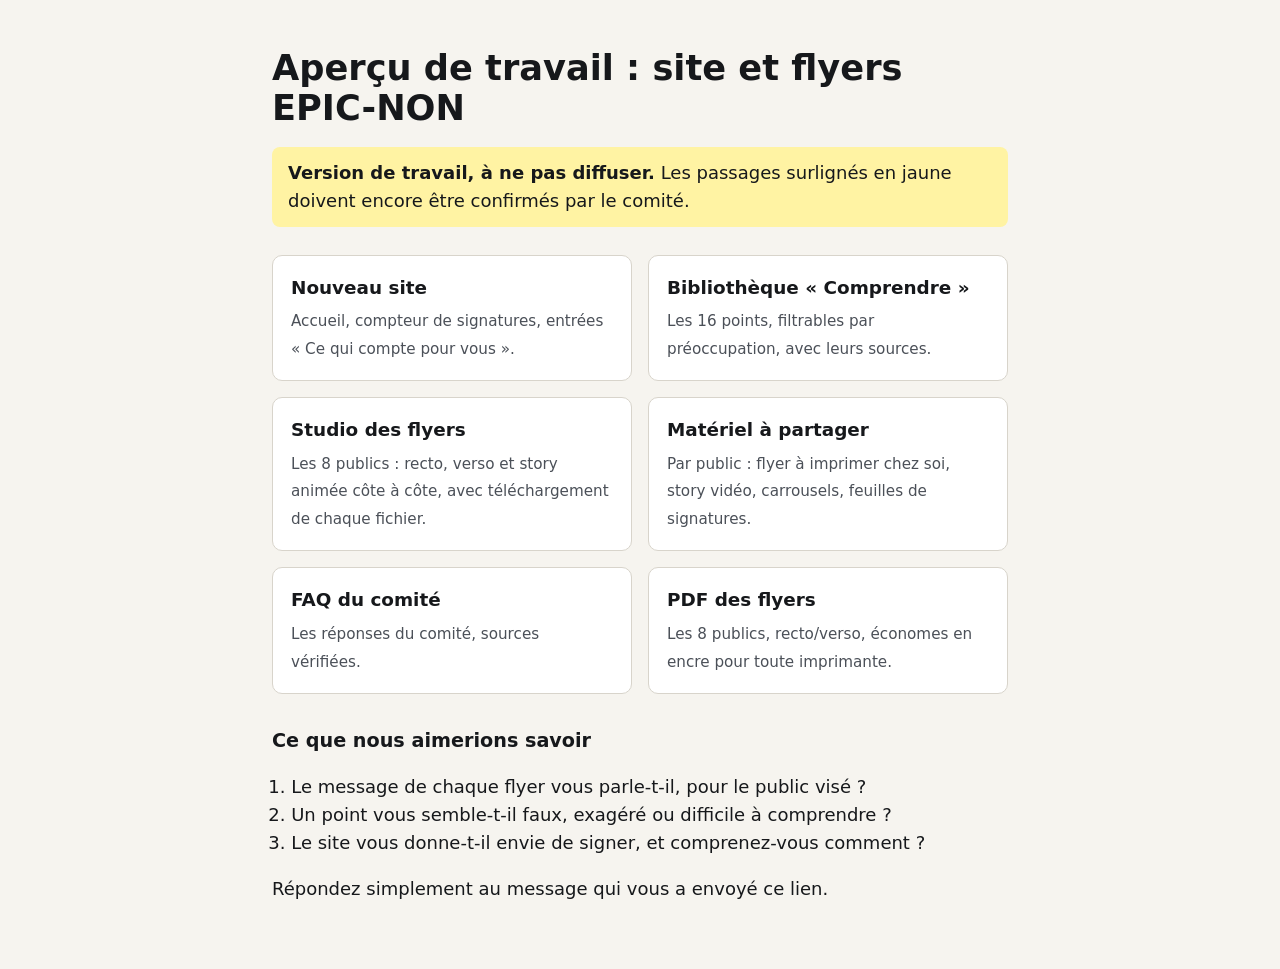
<file: index.html>
<!doctype html>
<html lang="fr-CH">
<head>
<meta charset="utf-8">
<meta name="viewport" content="width=device-width, initial-scale=1">
<meta name="robots" content="noindex, nofollow">
<title>Aperçu EPIC-NON</title>
<style>
  body { margin: 0; font: 18px/1.55 system-ui, -apple-system, sans-serif; color: #16181B; background: #F6F4EF; }
  main { max-width: 46rem; margin: 0 auto; padding: 48px 16px; }
  h1 { font-size: 2.2rem; line-height: 1.15; margin: 0 0 .4em; }
  .note { background: #fff3a3; padding: 12px 16px; border-radius: 8px; }
  .grid { display: grid; gap: 16px; grid-template-columns: repeat(auto-fill, minmax(16rem, 1fr)); margin: 28px 0; }
  a.card { display: block; text-decoration: none; color: inherit; background: #fff; border: 1px solid #D8D4CB; border-radius: 10px; padding: 18px; }
  a.card:hover { border-color: #D52B1E; }
  a.card b { display: block; font-size: 1.15rem; margin-bottom: 4px; }
  a.card span { color: #4B5058; font-size: .95rem; }
  h2 { font-size: 1.2rem; margin-top: 2rem; }
  ol { padding-left: 1.2rem; }
</style>
</head>
<body>
<main>
  <h1>Aperçu de travail : site et flyers EPIC-NON</h1>
  <p class="note"><strong>Version de travail, à ne pas diffuser.</strong> Les passages surlignés en jaune doivent encore être confirmés par le comité.</p>

  <div class="grid">
    <a class="card" href="site/index.html"><b>Nouveau site</b><span>Accueil, compteur de signatures, entrées « Ce qui compte pour vous ».</span></a>
    <a class="card" href="site/comprendre.html"><b>Bibliothèque « Comprendre »</b><span>Les 16 points, filtrables par préoccupation, avec leurs sources.</span></a>
    <a class="card" href="systeme/index.html"><b>Studio des flyers</b><span>Les 8 publics : recto, verso et story animée côte à côte, avec téléchargement de chaque fichier.</span></a>
    <a class="card" href="site/partager.html"><b>Matériel à partager</b><span>Par public : flyer à imprimer chez soi, story vidéo, carrousels, feuilles de signatures.</span></a>
    <a class="card" href="site/faq.html"><b>FAQ du comité</b><span>Les réponses du comité, sources vérifiées.</span></a>
    <a class="card" href="systeme/out/epic-non-flyers-A5-tous.pdf"><b>PDF des flyers</b><span>Les 8 publics, recto/verso, économes en encre pour toute imprimante.</span></a>
  </div>

  <h2>Ce que nous aimerions savoir</h2>
  <ol>
    <li>Le message de chaque flyer vous parle-t-il, pour le public visé ?</li>
    <li>Un point vous semble-t-il faux, exagéré ou difficile à comprendre ?</li>
    <li>Le site vous donne-t-il envie de signer, et comprenez-vous comment ?</li>
  </ol>
  <p>Répondez simplement au message qui vous a envoyé ce lien.</p>
</main>
</body>
</html>
</file>
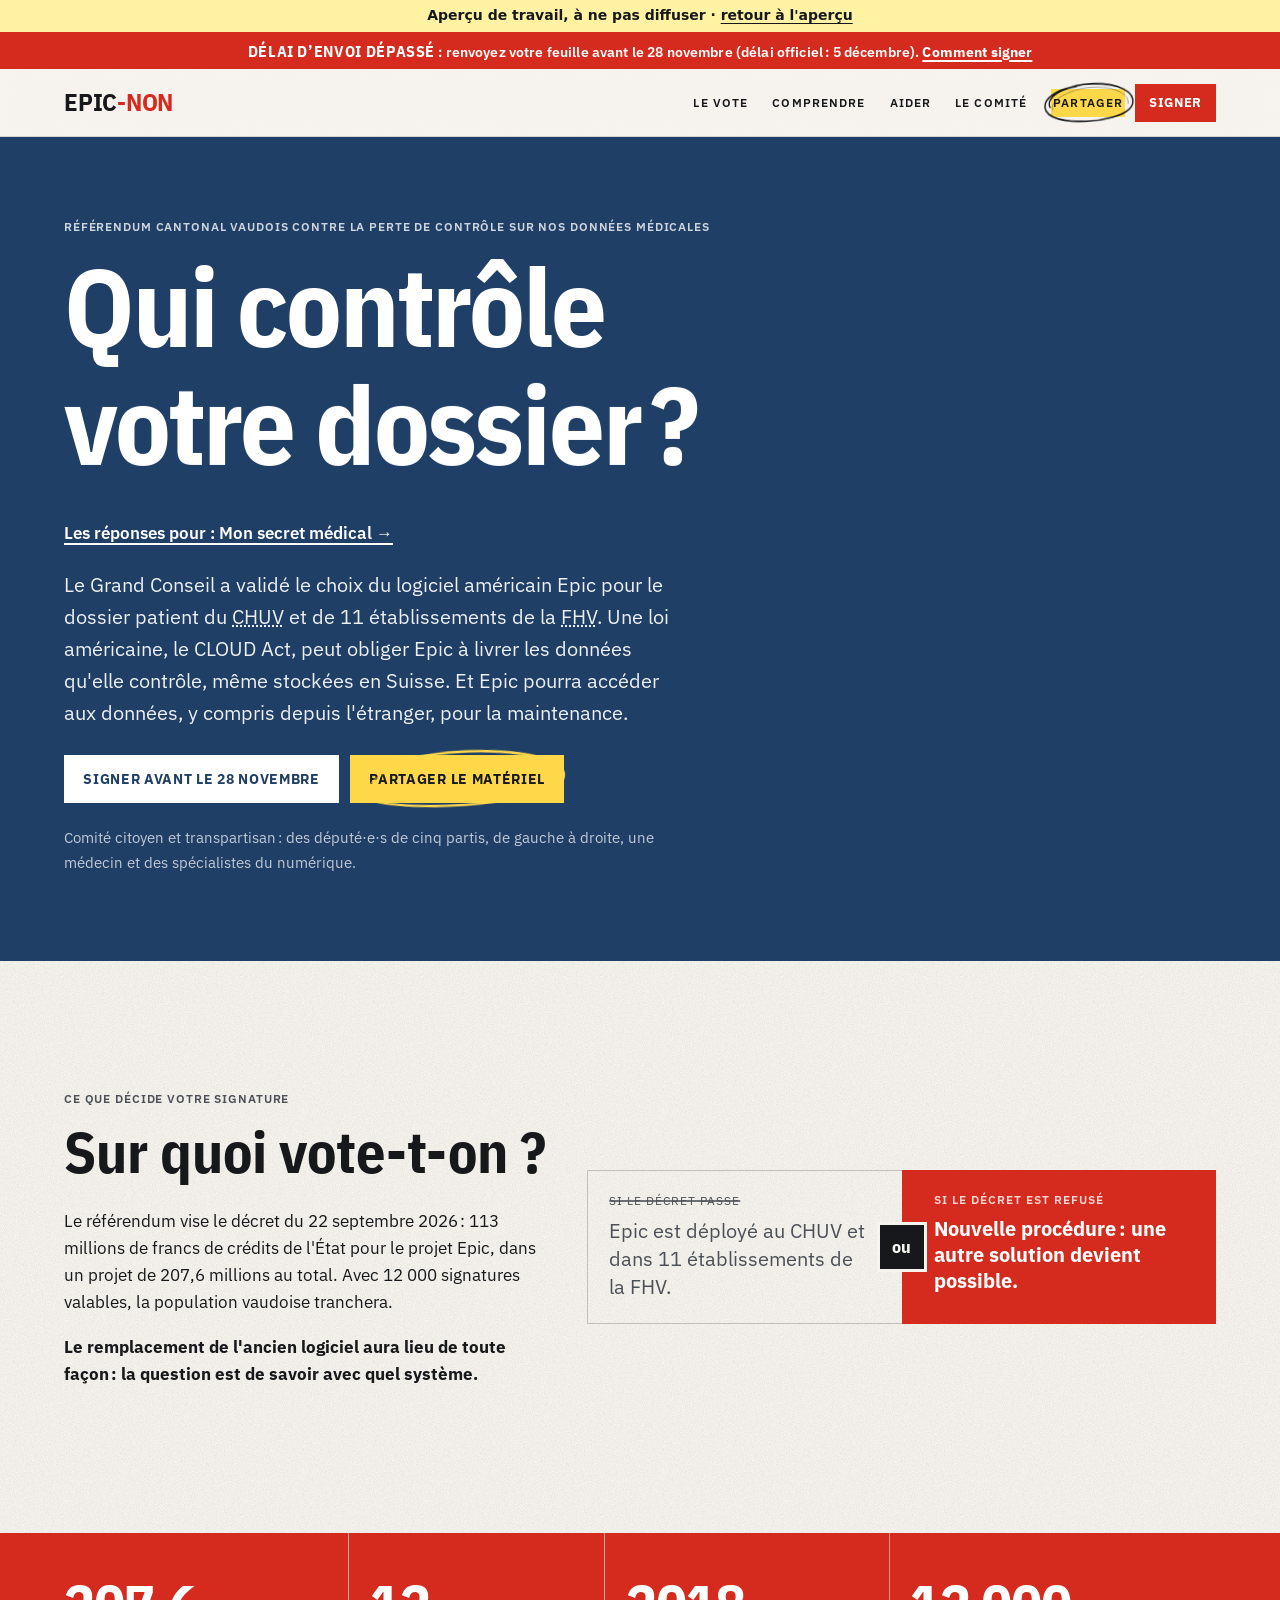
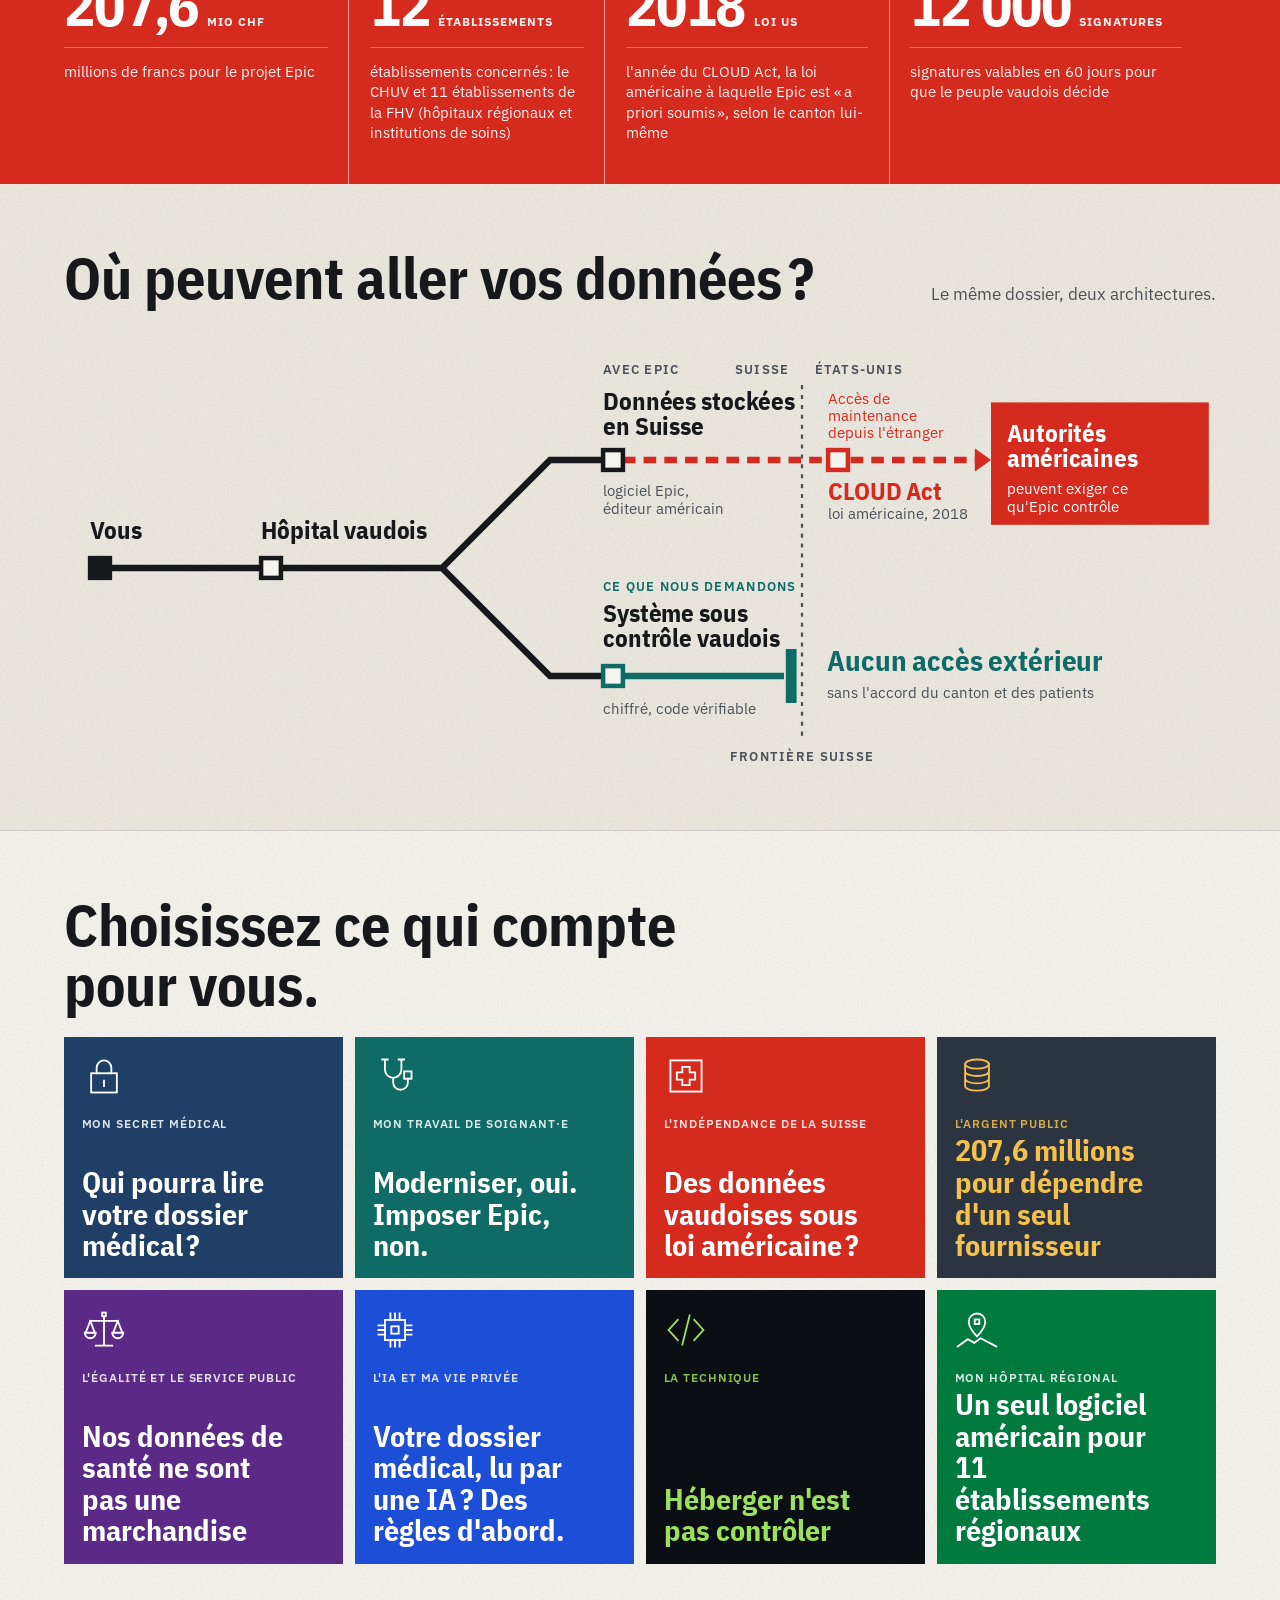
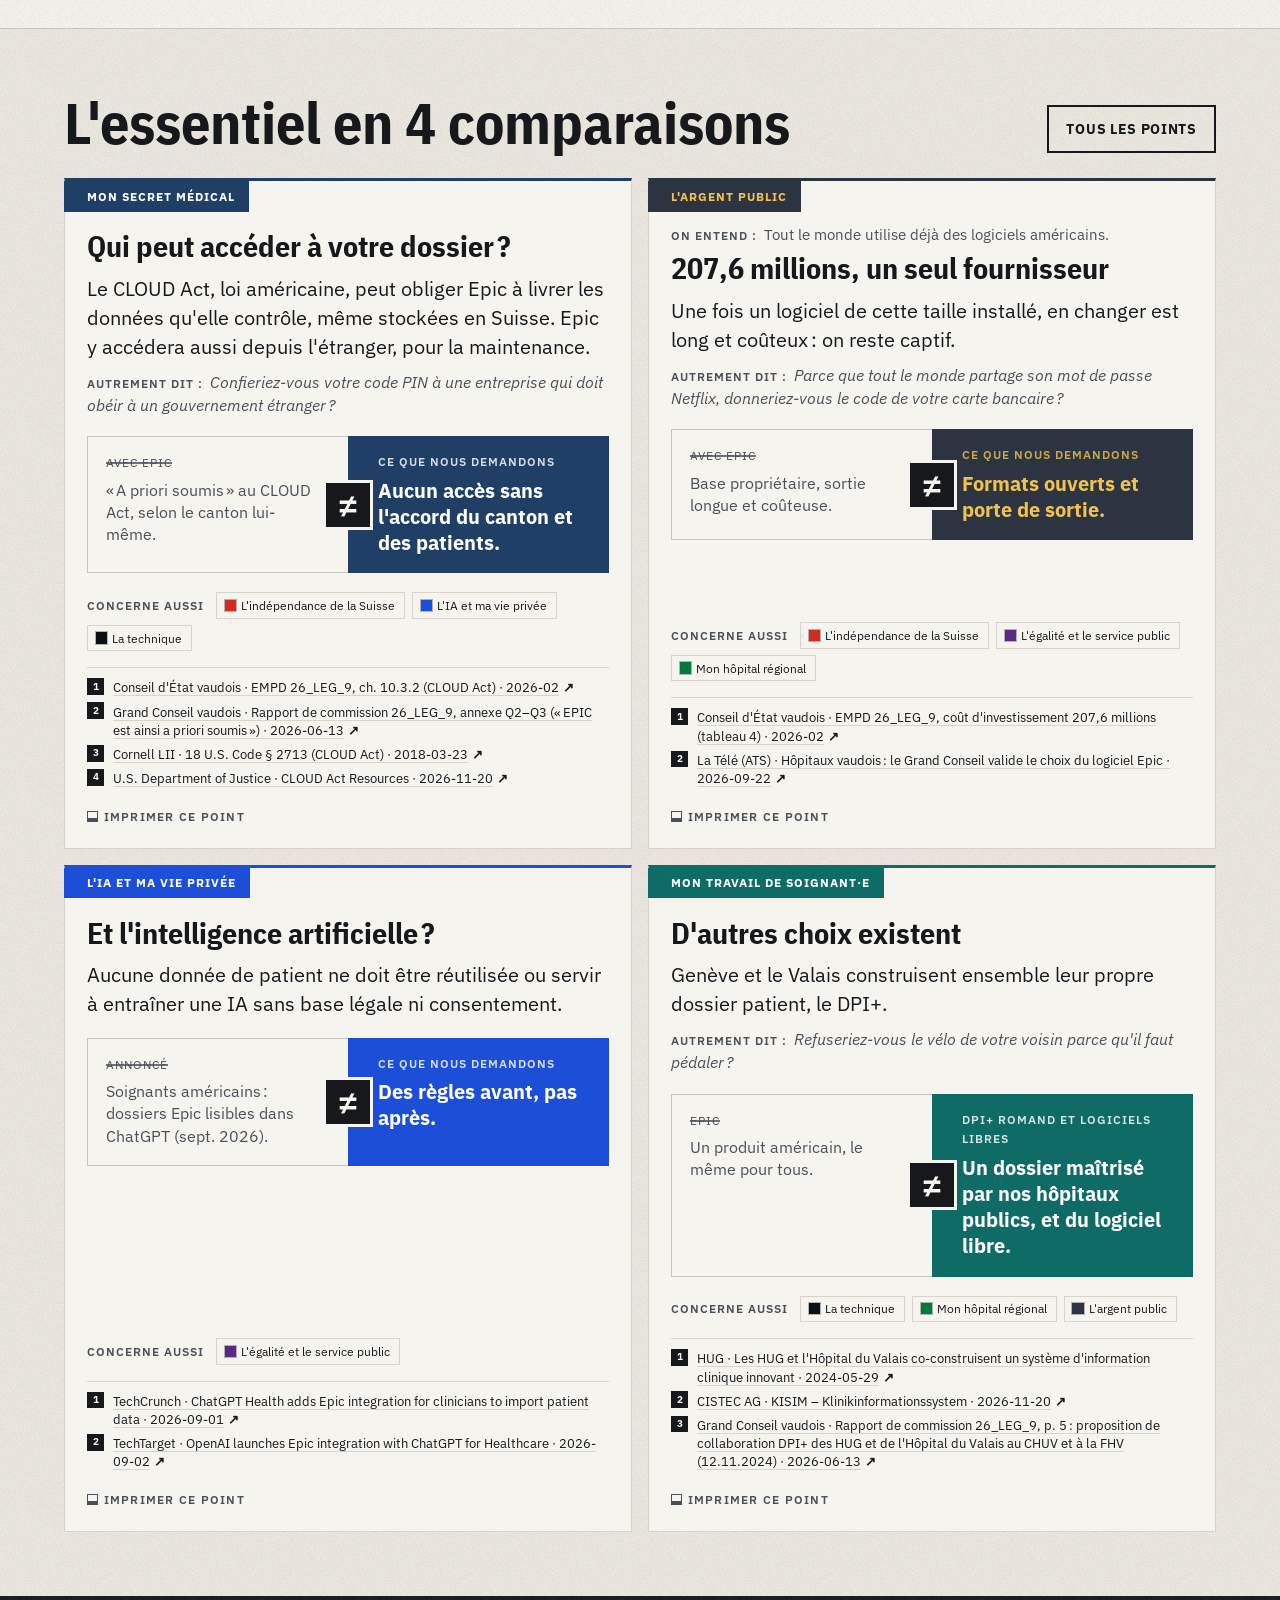
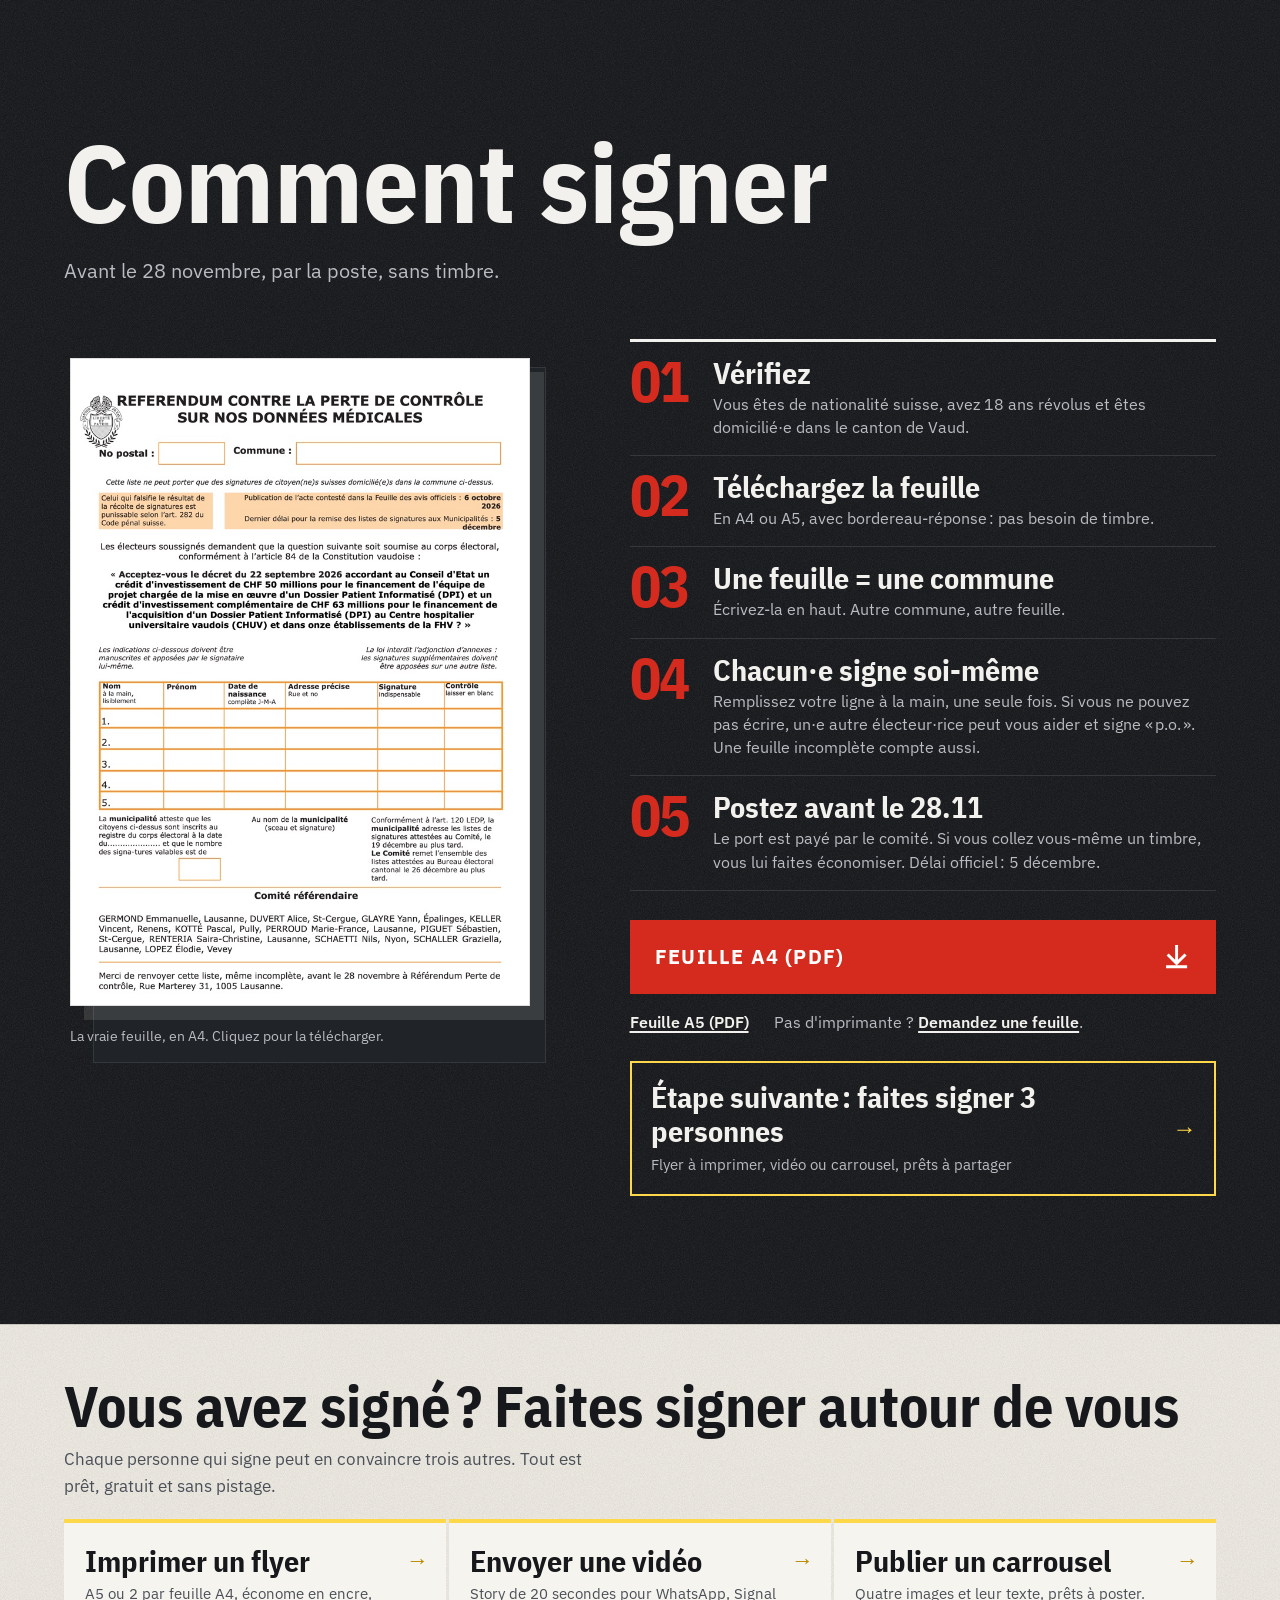
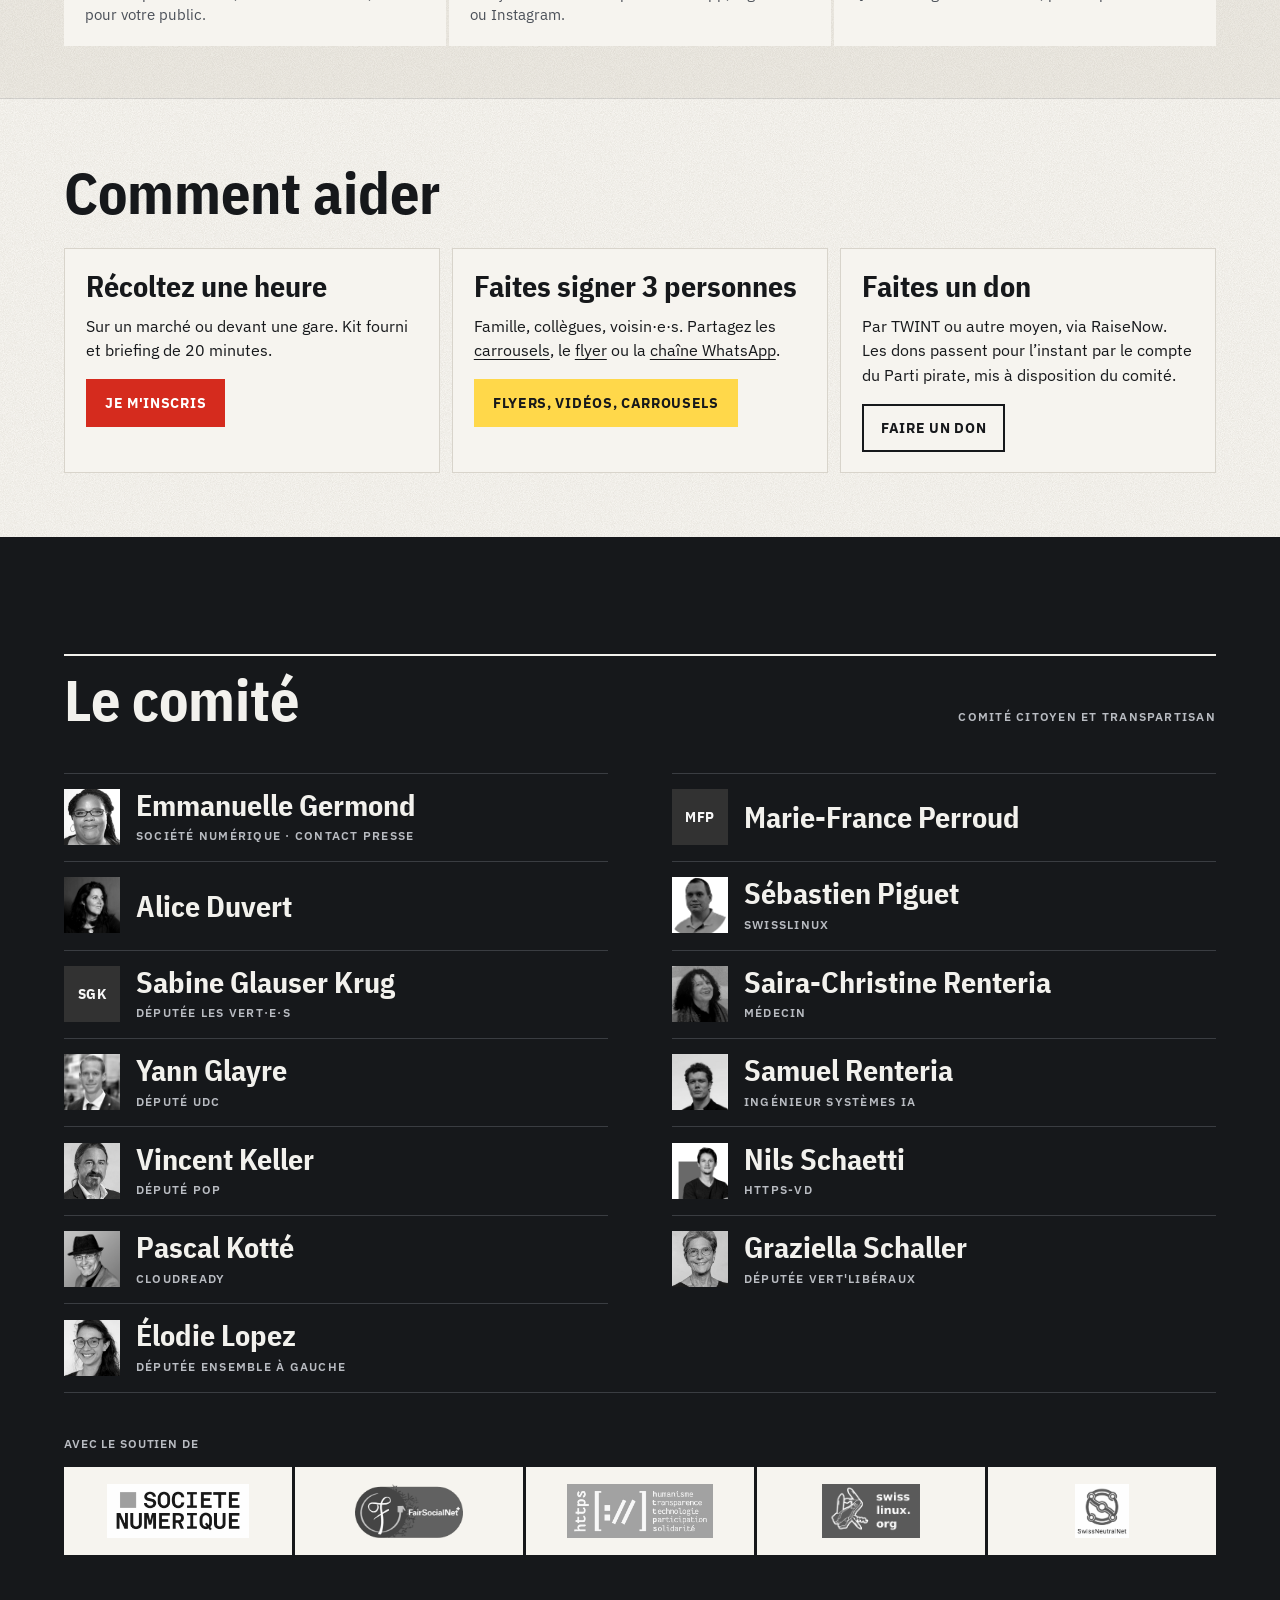
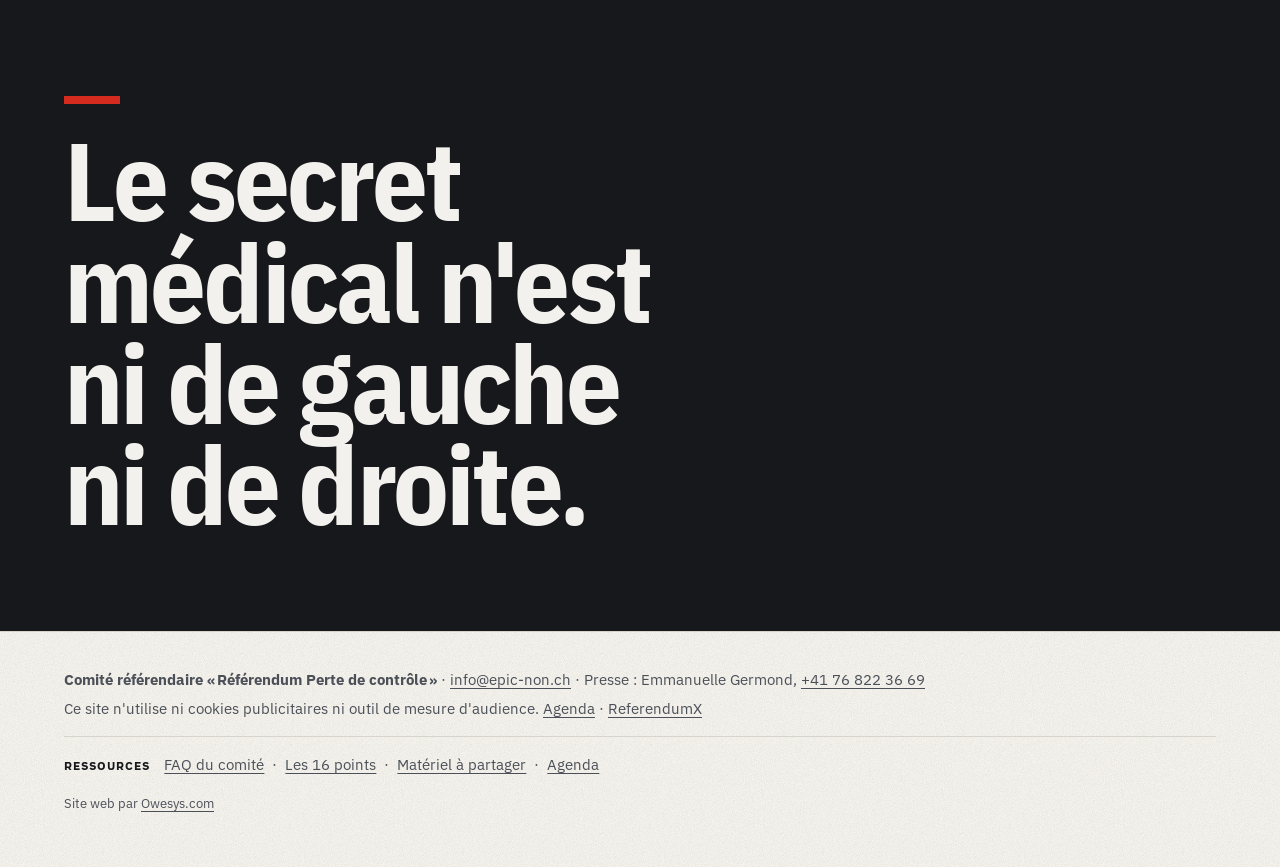
<file: site/index.html>
<!doctype html>
<html lang="fr-CH">
<head>
<meta charset="utf-8">
<meta name="robots" content="noindex, nofollow">
<meta name="viewport" content="width=device-width, initial-scale=1">
<title>Non à la perte de contrôle sur nos données médicales · EPIC-NON</title>
<meta name="description" content="Référendum cantonal vaudois contre le choix du logiciel américain Epic pour le dossier patient du CHUV et de 11 établissements de la FHV. Renvoyez votre feuille avant le 28 novembre (délai officiel&#8239;: 5 décembre).">
<meta name="theme-color" content="#D52B1E">
<link rel="stylesheet" href="style.css?v=14">
<link rel="stylesheet" href="css/fonts.css?v=14">
<link rel="stylesheet" href="css/a-foundation.css?v=25">
<link rel="stylesheet" href="css/b-hero.css?v=14">
<link rel="stylesheet" href="css/c-components.css?v=15">
<link rel="stylesheet" href="css/d-flow-sign.css?v=20">
<link rel="stylesheet" href="css/e-pages.css?v=17">
</head>
<body>
<style>@media print{.preview-banner{display:none!important}}.bare .preview-banner,.embed .preview-banner{display:none!important}</style><div class="preview-banner" style="position:sticky;top:0;z-index:99;background:#fff3a3;color:#16181B;font:600 14px/1.4 system-ui,sans-serif;padding:6px 16px;text-align:center">Aperçu de travail, à ne pas diffuser · <a href="../index.html" style="color:inherit">retour à l'aperçu</a></div>
<a class="skip" href="#contenu">Aller au contenu</a>
<div class="deadline" role="note"><span data-days-left>Dernière ligne droite</span> : renvoyez votre feuille avant le 28 novembre (délai officiel&#8239;: 5 décembre). <a href="#signer">Comment signer</a></div>

<header class="site-header">
  <div class="wrap">
    <a class="brand" href="index.html">EPIC<span>-NON</span></a>
    <nav class="nav" aria-label="Navigation principale">
      <a href="#vote">Le vote</a>
      <a href="comprendre.html">Comprendre</a>
      <a href="#aider">Aider</a>
      <a href="#comite">Le comité</a>
      <a class="nav-share" href="partager.html">Partager</a>
      <a class="btn btn-signal" href="#signer">Signer</a>
    </nav>
  </div>
</header>

<main id="contenu">

<section class="hero hero-x" id="hero">
  <div class="wrap hero-grid">
    <div>
      <p class="kicker hero-kicker">Référendum cantonal vaudois contre la perte de contrôle sur nos données médicales</p>
      <h1 class="reel-h">
        <span class="fixed">Qui contrôle</span>
        <span class="reel" aria-hidden="true"><span class="reel-track" id="reel-track"><span>nos données médicales&#8239;?</span></span></span>
        <span class="sr">nos données médicales&#8239;?</span>
      </h1>
      <a class="reel-for" id="reel-for" href="comprendre.html">Voir les réponses →</a>
      <p class="lead">Le Grand Conseil a validé le choix du logiciel américain Epic pour le dossier patient du <abbr title="Centre hospitalier universitaire vaudois">CHUV</abbr> et de 11 établissements de la <abbr title="Fédération des hôpitaux vaudois">FHV</abbr>. Une loi américaine, le CLOUD Act, peut obliger Epic à livrer les données qu'elle contrôle, même stockées en Suisse. Et Epic pourra accéder aux données, y compris depuis l'étranger, pour la maintenance.</p>
      <div class="btn-row">
        <a class="btn btn-signal" href="#signer">Signer avant le 28 novembre</a>
        <a class="btn btn-ghost btn-share" href="partager.html">Partager le matériel</a>
      </div>
      <p class="trust">Comité citoyen et transpartisan&#8239;: des député·e·s de cinq partis, de gauche à droite, une médecin et des spécialistes du numérique.</p>
    </div>
    <div class="hero-side">
      <div class="counter" id="compteur" hidden aria-live="polite">
        <div class="num" data-num>0</div>
        <p class="of" data-of></p>
        <div class="bar" role="progressbar" aria-label="Signatures reçues" aria-valuemin="0" aria-valuenow="0" aria-valuemax="12000"><div data-bar></div></div>
        <p class="meta" data-maj></p>
      </div>
    </div>
  </div>
</section>

<section class="tone-paper tall" id="vote">
  <div class="wrap vote">
    <div>
      <p class="kicker">Ce que décide votre signature</p>
      <h2>Sur quoi vote-t-on ?</h2>
      <p>Le référendum vise le décret du 22 septembre 2026&#8239;: 113 millions de francs de crédits de l'État pour le projet Epic, dans un projet de 207,6 millions au total. Avec 12 000 signatures valables, la population vaudoise tranchera.</p>
      <p><strong>Le remplacement de l'ancien logiciel aura lieu de toute façon&#8239;: la question est de savoir avec quel système.</strong></p>
    </div>
    <div class="cmp" id="vote-cmp" style="--p:#16181B;--t:#E4E1D9"></div>
  </div>
</section>

<section class="numbers" aria-label="Les chiffres">
  <div class="wrap nums">
    <div class="reveal"><p class="fig"><b data-step-to="207,6">207,6</b><small class="unit">Mio CHF</small></p><span>millions de francs pour le projet Epic</span></div>
    <div class="reveal"><p class="fig"><b data-step-to="12">12</b><small class="unit">Établissements</small></p><span>établissements concernés&#8239;: le CHUV et 11 établissements de la FHV (hôpitaux régionaux et institutions de soins)</span></div>
    <div class="reveal"><p class="fig"><b data-step-to="2018">2018</b><small class="unit">Loi US</small></p><span>l'année du CLOUD Act, la loi américaine à laquelle Epic est «&#8239;a priori soumis&#8239;», selon le canton lui-même</span></div>
    <div class="reveal"><p class="fig"><b data-step-to="12 000">12 000</b><small class="unit">Signatures</small></p><span>signatures valables en 60 jours pour que le peuple vaudois décide</span></div>
  </div>
</section>

<section class="flow-sec tone-surface" id="flux">
  <div class="wrap">
    <div class="section-head reveal">
      <h2>Où peuvent aller vos données&#8239;?</h2>
      <p>Le même dossier, deux architectures.</p>
    </div>
    <figure class="fl">
      <!-- Wide layout (≥ 60rem): one line, two branches, the border as a dashed wall. -->
      <svg class="fl-svg fl-d" viewBox="0 0 1280 480" role="img" aria-labelledby="fl-d-t fl-d-d" focusable="false">
        <title id="fl-d-t">Où peuvent aller vos données ? Deux chemins pour le même dossier.</title>
        <desc id="fl-d-d">Avec Epic : de vous à l'hôpital vaudois, puis aux données stockées en Suisse dans le logiciel d'Epic, éditeur américain. Seul un accès de maintenance depuis l'étranger franchit la frontière suisse ; par cette porte, le CLOUD Act (loi américaine, 2018) permet aux autorités américaines d'exiger ce qu'Epic contrôle. Ce que nous demandons : de vous à l'hôpital vaudois, puis à un système sous contrôle vaudois (chiffré, code vérifiable), qui s'arrête à la frontière : aucun accès extérieur sans l'accord du canton et des patients.</desc>
        <line class="fl-border" x1="820" y1="58" x2="820" y2="446"/>
        <text class="fl-tag" x="806" y="44" text-anchor="end">Suisse</text>
        <text class="fl-tag" x="834" y="44">États-Unis</text>
        <text class="fl-tag" x="820" y="474" text-anchor="middle">Frontière suisse</text>
        <path class="fl-ln fl-draw" style="--d:0ms;--t:200ms" pathLength="1" d="M40 260 H420"/>
        <path class="fl-ln fl-draw" style="--d:160ms;--t:300ms" pathLength="1" d="M420 260 L540 140 H610"/>
        <path class="fl-ln fl-draw" style="--d:160ms;--t:160ms" pathLength="1" d="M420 260 L540 380 H610"/>
        <path class="fl-ln fl-ln-go fl-draw" style="--d:320ms;--t:200ms" pathLength="1" d="M610 380 H800"/>
        <path class="fl-ln fl-ln-no fl-late" d="M621 140 H1016"/>
        <path class="fl-fill-no fl-late" d="M1012 127 L1030 140 L1012 153 Z"/>
        <rect class="fl-fill-go fl-late" x="802" y="350" width="12" height="60"/>
        <rect class="fl-st fl-st-on" x="29" y="249" width="22" height="22"/>
        <rect class="fl-st" x="219" y="249" width="22" height="22"/>
        <rect class="fl-st" x="599" y="129" width="22" height="22"/>
        <rect class="fl-st fl-st-go" x="599" y="369" width="22" height="22"/>
        <rect class="fl-st fl-st-no fl-late" x="849" y="129" width="22" height="22"/>
        <text class="fl-name" x="29" y="228">Vous</text>
        <text class="fl-name" x="219" y="228">Hôpital vaudois</text>
        <text class="fl-tag" x="599" y="44">Avec Epic</text>
        <text class="fl-name" x="599" y="84">Données stockées</text>
        <text class="fl-name" x="599" y="112">en Suisse</text>
        <text class="fl-sub" x="599" y="180">logiciel Epic,</text>
        <text class="fl-sub" x="599" y="200">éditeur américain</text>
        <g class="fl-late">
          <text class="fl-sub fl-tx-no" x="849" y="78">Accès de</text>
          <text class="fl-sub fl-tx-no" x="849" y="97">maintenance</text>
          <text class="fl-sub fl-tx-no" x="849" y="116">depuis l'étranger</text>
          <text class="fl-name fl-tx-no" x="849" y="184">CLOUD Act</text>
          <text class="fl-sub" x="849" y="206">loi américaine, 2018</text>
          <rect class="fl-fill-no" x="1030" y="76" width="242" height="136"/>
          <text class="fl-name fl-tx-inv" x="1048" y="120">Autorités</text>
          <text class="fl-name fl-tx-inv" x="1048" y="148">américaines</text>
          <text class="fl-sub fl-tx-inv" x="1048" y="178">peuvent exiger ce</text>
          <text class="fl-sub fl-tx-inv" x="1048" y="198">qu'Epic contrôle</text>
        </g>
        <text class="fl-tag fl-tx-go" x="599" y="286">Ce que nous demandons</text>
        <text class="fl-name" x="599" y="320">Système sous</text>
        <text class="fl-name" x="599" y="348">contrôle vaudois</text>
        <text class="fl-sub" x="599" y="422">chiffré, code vérifiable</text>
        <g class="fl-late">
          <text class="fl-name fl-name-xl fl-tx-go" x="848" y="374">Aucun accès extérieur</text>
          <text class="fl-sub" x="848" y="404">sans l'accord du canton et des patients</text>
        </g>
      </svg>
      <!-- Narrow layout (< 60rem): the same line, read top to bottom; the border runs across. -->
      <svg class="fl-svg fl-m" viewBox="0 0 360 580" role="img" aria-labelledby="fl-m-t fl-m-d" focusable="false">
        <title id="fl-m-t">Où peuvent aller vos données ? Deux chemins pour le même dossier.</title>
        <desc id="fl-m-d">Avec Epic : de vous à l'hôpital vaudois, puis aux données stockées en Suisse dans le logiciel d'Epic, éditeur américain. Seul un accès de maintenance depuis l'étranger franchit la frontière suisse ; par cette porte, le CLOUD Act (loi américaine, 2018) permet aux autorités américaines d'exiger ce qu'Epic contrôle. Ce que nous demandons : de vous à l'hôpital vaudois, puis à un système sous contrôle vaudois (chiffré, code vérifiable), qui s'arrête à la frontière : aucun accès extérieur sans l'accord du canton et des patients.</desc>
        <line class="fl-border" x1="0" y1="320" x2="360" y2="320"/>
        <text class="fl-tag" x="46" y="310">Suisse</text>
        <text class="fl-tag" x="46" y="340">États-Unis</text>
        <text class="fl-tag" x="354" y="310" text-anchor="end">Frontière suisse</text>
        <path class="fl-ln fl-draw" style="--d:0ms;--t:420ms" pathLength="1" d="M24 28 V200"/>
        <path class="fl-ln fl-draw" style="--d:140ms;--t:220ms" pathLength="1" d="M24 124 H184 V200"/>
        <path class="fl-ln fl-ln-go fl-draw" style="--d:340ms;--t:160ms" pathLength="1" d="M184 200 V302"/>
        <path class="fl-ln fl-ln-no fl-late" d="M24 210 V446"/>
        <path class="fl-fill-no fl-late" d="M12 444 L24 460 L36 444 Z"/>
        <rect class="fl-fill-go fl-late" x="164" y="302" width="40" height="10"/>
        <rect class="fl-st fl-st-on" x="14" y="18" width="20" height="20"/>
        <rect class="fl-st" x="14" y="82" width="20" height="20"/>
        <rect class="fl-st" x="14" y="190" width="20" height="20"/>
        <rect class="fl-st fl-st-go" x="174" y="190" width="20" height="20"/>
        <rect class="fl-st fl-st-no fl-late" x="14" y="402" width="20" height="20"/>
        <text class="fl-name" x="46" y="35">Vous</text>
        <text class="fl-name" x="46" y="99">Hôpital vaudois</text>
        <text class="fl-tag" x="40" y="160">Avec Epic</text>
        <text class="fl-tag fl-tx-go" x="200" y="160">Ce que nous</text>
        <text class="fl-tag fl-tx-go" x="200" y="175">demandons</text>
        <text class="fl-name" x="46" y="207">Données</text>
        <text class="fl-name" x="46" y="229">en Suisse</text>
        <text class="fl-sub" x="46" y="250">logiciel Epic,</text>
        <text class="fl-sub" x="46" y="268">éditeur américain</text>
        <text class="fl-name" x="204" y="207">Système sous</text>
        <text class="fl-name" x="204" y="229">contrôle vaudois</text>
        <text class="fl-sub" x="204" y="250">chiffré, code</text>
        <text class="fl-sub" x="204" y="268">vérifiable</text>
        <g class="fl-late">
          <text class="fl-name fl-tx-go" x="204" y="362">Aucun accès</text>
          <text class="fl-name fl-tx-go" x="204" y="384">extérieur</text>
          <text class="fl-sub" x="204" y="406">sans l'accord du</text>
          <text class="fl-sub" x="204" y="424">canton et des</text>
          <text class="fl-sub" x="204" y="442">patients</text>
          <text class="fl-sub fl-tx-no" x="46" y="358">Accès de</text>
          <text class="fl-sub fl-tx-no" x="46" y="374">maintenance</text>
          <text class="fl-sub fl-tx-no" x="46" y="390">depuis l'étranger</text>
          <text class="fl-name fl-tx-no" x="46" y="419">CLOUD Act</text>
          <text class="fl-sub" x="46" y="437">loi américaine, 2018</text>
          <rect class="fl-fill-no" x="8" y="460" width="176" height="112"/>
          <text class="fl-name fl-tx-inv" x="22" y="492">Autorités</text>
          <text class="fl-name fl-tx-inv" x="22" y="514">américaines</text>
          <text class="fl-sub fl-tx-inv" x="22" y="540">peuvent exiger ce</text>
          <text class="fl-sub fl-tx-inv" x="22" y="558">qu'Epic contrôle</text>
        </g>
      </svg>
      <figcaption class="sr">
        <span>Avec Epic&#8239;: vos données sont stockées en Suisse, mais l'éditeur américain pourra y accéder, y compris depuis l'étranger, pour la maintenance. Par cette porte, le CLOUD Act peut l'obliger à livrer ce qu'il contrôle.</span>
        <ol>
          <li>Vous</li>
          <li>Hôpital vaudois</li>
          <li>Données stockées en Suisse, dans le logiciel d'Epic, éditeur américain</li>
          <li>Accès de maintenance depuis l'étranger</li>
          <li>CLOUD Act (loi américaine, 2018)</li>
          <li>Autorités américaines&#8239;: peuvent exiger ce qu'Epic contrôle</li>
        </ol>
        <span>Ce que nous demandons :</span>
        <ol>
          <li>Vous</li>
          <li>Hôpital vaudois</li>
          <li>Système sous contrôle vaudois (chiffré, code vérifiable)</li>
          <li>Arrêt à la frontière suisse : aucun accès extérieur sans l'accord du canton et des patients</li>
        </ol>
      </figcaption>
    </figure>
    <script>
      (function () {
        var s = document.getElementById('flux'), f = s && s.querySelector('.fl');
        if (!f || !('IntersectionObserver' in window) || !window.matchMedia || matchMedia('(prefers-reduced-motion: reduce)').matches || /[?&]noreveal\b/.test(location.search)) return;
        s.classList.add('fl-armed');
        var o = new IntersectionObserver(function (e) {
          if (e[0].isIntersecting) { s.classList.add('fl-on'); o.disconnect(); }
        }, { threshold: 0.3 });
        o.observe(f);
      })();
    </script>
  </div>
</section>

<section class="tone-paper" id="pour-vous">
  <div class="wrap">
    <p class="who">Choisissez ce qui compte pour vous.</p>
    <div class="tiles" id="tiles"></div>
  </div>
</section>

<section class="band tone-surface" id="essentiel">
  <div class="wrap">
    <div class="section-head">
      <h2>L'essentiel en 4&nbsp;comparaisons</h2>
      <a class="btn" href="comprendre.html">Tous les points</a>
    </div>
    <div class="points" id="essentials" data-ids="acces dependance ia alternatives"></div>
  </div>
</section>

<section class="tone-ink tall" id="signer">
  <div class="wrap">
    <div class="section-head">
      <h2>Comment signer</h2>
      <p>Avant le 28 novembre, par la poste, sans timbre.</p>
    </div>
    <div class="sg">
      <a class="sg-sheet-wrap sg-real" href="https://epic-non.ch/files/referendum-perte-de-controle-signature-A4-affranchie-final.pdf">
        <img src="images/feuille-signatures-A4.jpg" width="779" height="1100" loading="lazy" alt="La feuille de signatures officielle (A4) : référendum contre la perte de contrôle sur nos données médicales, avec la question soumise au vote, les cases No postal et Commune, et cinq lignes Nom, Prénom, Date de naissance, Adresse, Signature.">
        <span class="sg-real-cap">La vraie feuille, en A4. Cliquez pour la télécharger.</span>
      </a>
      <div class="sg-act">
        <p class="sg-from" id="sg-from" hidden style="margin:0 0 1rem;font-size:1rem;line-height:1.45"></p>
        <ol class="sg-steps">
          <li><b>Vérifiez</b><span>Vous êtes de nationalité suisse, avez 18 ans révolus et êtes domicilié·e dans le canton de Vaud.</span></li>
          <li><b>Téléchargez la feuille</b><span>En A4 ou A5, avec bordereau-réponse&#8239;: pas besoin de timbre.</span></li>
          <li><b>Une feuille = une commune</b><span>Écrivez-la en haut. Autre commune, autre feuille.</span></li>
          <li><b>Chacun·e signe soi-même</b><span>Remplissez votre ligne à la main, une seule fois. Si vous ne pouvez pas écrire, un·e autre électeur·rice peut vous aider et signe «&#8239;p.o.&#8239;». Une feuille incomplète compte aussi.</span></li>
          <li><b>Postez avant le 28.11</b><span>Le port est payé par le comité. Si vous collez vous-même un timbre, vous lui faites économiser. Délai officiel&#8239;: 5 décembre.</span></li>
        </ol>
        <a class="btn btn-signal sg-cta" href="https://epic-non.ch/files/referendum-perte-de-controle-signature-A4-affranchie-final.pdf"><span>Feuille A4 (PDF)</span><svg viewBox="0 0 24 24" aria-hidden="true" focusable="false"><path d="M12 3 V17 M5 11 L12 18 L19 11 M4 21 H20"/></svg></a>
        <p class="sg-alt"><a href="https://epic-non.ch/files/referendum-perte-de-controle-signature-A5-affranchie-final.pdf">Feuille A5 (PDF)</a><span>Pas d'imprimante ? <a href="mailto:info@epic-non.ch?subject=Feuille%20de%20signatures">Demandez une feuille</a>.</span></p>
        <a class="sg-next" href="#faire-signer"><b>Étape suivante&#8239;: faites signer 3 personnes</b><span>Flyer à imprimer, vidéo ou carrousel, prêts à partager</span><i aria-hidden="true">→</i></a>
      </div>
    </div>
  </div>
</section>

<section class="share-band tone-surface" id="faire-signer" aria-labelledby="faire-signer-titre">
  <div class="wrap">
    <div class="share-head">
      <h2 id="faire-signer-titre">Vous avez signé&#8239;? Faites signer autour de vous</h2>
      <p>Chaque personne qui signe peut en convaincre trois autres. Tout est prêt, gratuit et sans pistage.</p>
    </div>
    <div class="share-picks">
      <a class="share-pick" href="partager.html#flyer"><b>Imprimer un flyer</b><span>A5 ou 2 par feuille A4, économe en encre, pour votre public.</span><i aria-hidden="true">→</i></a>
      <a class="share-pick" href="partager.html#story"><b>Envoyer une vidéo</b><span>Story de 20 secondes pour WhatsApp, Signal ou Instagram.</span><i aria-hidden="true">→</i></a>
      <a class="share-pick" href="partager.html#carrousels"><b>Publier un carrousel</b><span>Quatre images et leur texte, prêts à poster.</span><i aria-hidden="true">→</i></a>
    </div>
  </div>
</section>

<section class="tone-paper" id="aider">
  <div class="wrap">
    <div class="section-head"><h2>Comment aider</h2></div>
    <div class="grid3">
      <div class="card">
        <h3>Récoltez une heure</h3>
        <p>Sur un marché ou devant une gare. Kit fourni et briefing de 20 minutes.</p>
        <a class="btn btn-signal" href="mailto:info@epic-non.ch?subject=Je%20veux%20r%C3%A9colter%20des%20signatures">Je m'inscris</a>
      </div>
      <div class="card">
        <h3>Faites signer 3 personnes</h3>
        <p>Famille, collègues, voisin·e·s. Partagez les <a href="partager.html">carrousels</a>, le <a href="partager.html">flyer</a> ou la <a href="https://whatsapp.com/channel/0029Vb9UJQOEwEk226gb3Q3d">chaîne WhatsApp</a>.</p>
        <a class="btn btn-share-fill" href="partager.html">Flyers, vidéos, carrousels</a>
      </div>
      <div class="card">
        <h3>Faites un don</h3>
        <p>Par TWINT ou autre moyen, via RaiseNow. Les dons passent pour l’instant par le compte du Parti pirate, mis à disposition du comité.</p>
        <a class="btn" href="https://pay.raisenow.io/bkkwm?lng=fr">Faire un don</a>
      </div>
    </div>
  </div>
</section>

<section class="ink" id="comite">
  <div class="wrap">
    <div class="comite-head">
      <h2 id="comite-title">Le comité</h2>
      <p class="kicker">Comité citoyen et transpartisan</p>
    </div>
    <ul class="people roster">
      <li><img class="pp" src="images/comite/emmanuelle-germond.jpg" alt="" loading="lazy" width="64" height="64"><div><strong>Emmanuelle Germond</strong><span>Société Numérique · contact presse</span></div></li>
      <li><img class="pp" src="images/comite/alice-duvert.jpg" alt="" loading="lazy" width="64" height="64"><div><strong>Alice Duvert</strong></div></li>
      <li><b class="pp pp-ini" aria-hidden="true">SGK</b><div><strong>Sabine Glauser Krug</strong><span>Députée Les Vert·e·s</span></div></li>
      <li><img class="pp" src="images/comite/yann-glayre.jpg" alt="" loading="lazy" width="64" height="64"><div><strong>Yann Glayre</strong><span>Député UDC</span></div></li>
      <li><img class="pp" src="images/comite/vincent-keller.jpg" alt="" loading="lazy" width="64" height="64"><div><strong>Vincent Keller</strong><span>Député POP</span></div></li>
      <li><img class="pp" src="images/comite/pascal-kotte.jpg" alt="" loading="lazy" width="64" height="64"><div><strong>Pascal Kotté</strong><span>CloudReady</span></div></li>
      <li><img class="pp" src="images/comite/elodie-lopez.jpg" alt="" loading="lazy" width="64" height="64"><div><strong>Élodie Lopez</strong><span>Députée Ensemble à Gauche</span></div></li>
      <li><b class="pp pp-ini" aria-hidden="true">MFP</b><div><strong>Marie-France Perroud</strong></div></li>
      <li><img class="pp" src="images/comite/sebastien-piguet.jpg" alt="" loading="lazy" width="64" height="64"><div><strong>Sébastien Piguet</strong><span>SwissLinux</span></div></li>
      <li><img class="pp" src="images/comite/saira-christine-renteria.jpg?v=2" alt="" loading="lazy" width="64" height="64"><div><strong>Saira-Christine Renteria</strong><span>Médecin</span></div></li>
      <li><img class="pp" src="images/comite/samuel-renteria.jpg?v=2" alt="" loading="lazy" width="64" height="64"><div><strong>Samuel Renteria</strong><span>Ingénieur systèmes IA</span></div></li>
      <li><img class="pp" src="images/comite/nils-schaetti.jpg" alt="" loading="lazy" width="64" height="64"><div><strong>Nils Schaetti</strong><span>HTTPS-VD</span></div></li>
      <li><img class="pp" src="images/comite/graziella-schaller.jpg" alt="" loading="lazy" width="64" height="64"><div><strong>Graziella Schaller</strong><span>Députée Vert'libéraux</span></div></li>
    </ul>
    <div class="supporters-logos"><p class="kicker">Avec le soutien de</p><ul><li><a href="https://www.societe-numerique.ch" rel="noopener"><img src="images/logos/societe-numerique.png" alt="Société Numérique" loading="lazy"></a></li><li><a href="https://fairsocialnet.ch/" rel="noopener"><img src="images/logos/fairsocialnet-logo.png" alt="FairSocialNet" loading="lazy"></a></li><li><a href="https://https-vd.ch/" rel="noopener"><img src="images/logos/HTTPS-logo.png" alt="HTTPS-VD" loading="lazy"></a></li><li><a href="https://swisslinux.org" rel="noopener"><img src="images/logos/logo-swisslinux.org.png" alt="SwissLinux" loading="lazy"></a></li><li><a href="https://swissneutral.net/" rel="noopener"><img src="images/logos/SwissNeutralNet-logo-SNN.png" alt="SwissNeutralNet" loading="lazy"></a></li></ul></div>
    <p class="closer comite-closer">Le secret médical n'est ni de gauche ni de droite.</p>
  </div>
</section>

</main>

<footer class="site-footer">
  <div class="wrap">
    <p><strong>Comité référendaire «&#8239;Référendum Perte de contrôle&#8239;»</strong> · <a href="mailto:info@epic-non.ch">info@epic-non.ch</a> · Presse : Emmanuelle Germond, <a href="tel:+41768223669">+41 76 822 36 69</a></p>
    <p>Ce site n'utilise ni cookies publicitaires ni outil de mesure d'audience. <a href="https://mobilisons.ch/@epicnon/events">Agenda</a> · <a href="https://referendumx.ch/dpi-vd">ReferendumX</a></p>
    <nav class="footer-res" aria-label="Ressources"><b>Ressources</b> <a href="faq.html">FAQ du comité</a> · <a href="comprendre.html">Les 16 points</a> · <a href="partager.html">Matériel à partager</a> · <a href="https://mobilisons.ch/@epicnon/events">Agenda</a></nav>
    <p class="credit">Site web par <a href="https://owesys.com" rel="noopener">Owesys.com</a></p>
  </div>
</footer>
<script type="module" src="site.js?v=18"></script>
<script type="module" src="js/a-header.js?v=21"></script>
<script type="module" src="js/b-hero.js?v=14"></script>
<script type="module" src="js/e-pages.js?v=14"></script>
</body>
</html>
</file>
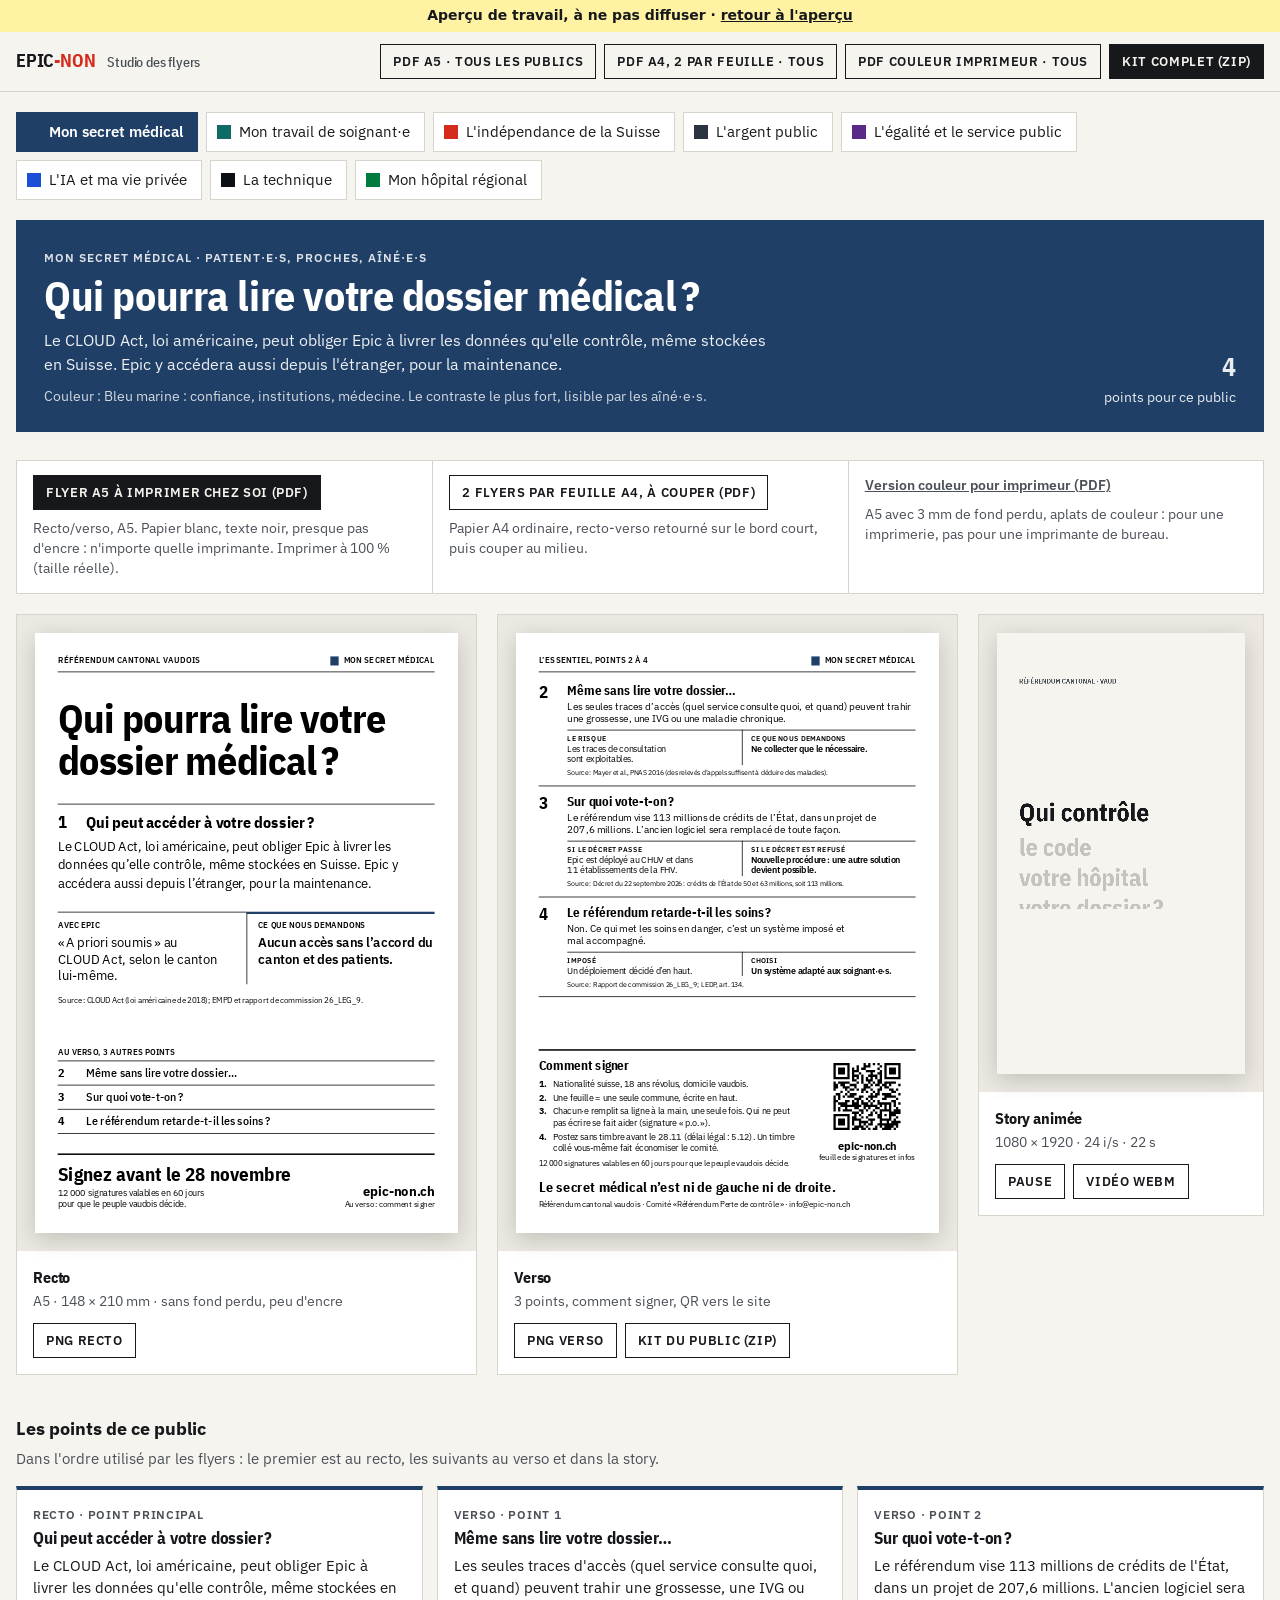
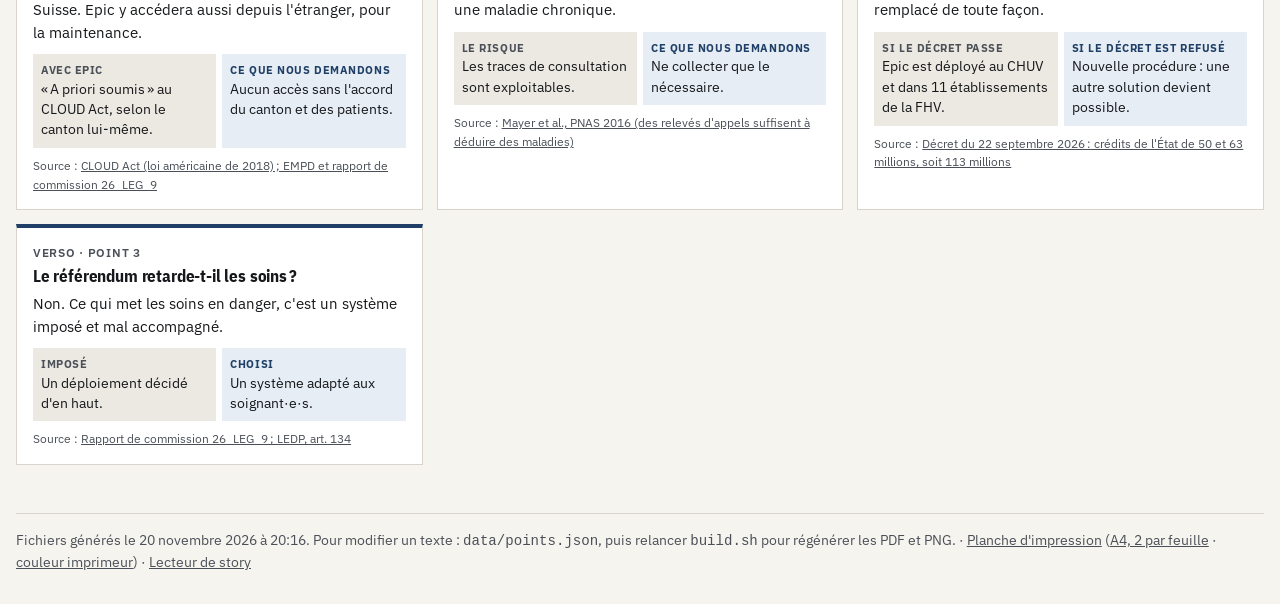
<file: systeme/index.html>
<!doctype html>
<html lang="fr-CH">
<head>
<meta charset="utf-8">
<meta name="robots" content="noindex, nofollow">
<meta name="viewport" content="width=device-width, initial-scale=1">
<title>Studio EPIC-NON</title>
<link rel="stylesheet" href="fonts/fonts.css">
<style>
  :root {
    --paper: #F6F4EF; --ink: #16181B; --soft: #4B5058; --rule: #D8D4CB; --surface: #ECE9E2; --signal: #D52B1E;
    --p: #1F3F66; --t: #E6EDF5; --on: #FFFFFF;
  }
  * { box-sizing: border-box; }
  body { margin: 0; font: 16px/1.5 'IBM Plex Sans', 'Helvetica Neue', Arial, sans-serif; color: var(--ink); background: var(--paper); }
  a { color: inherit; }
  button, .btn { font: inherit; }
  .wrap { max-width: 82rem; margin: 0 auto; padding: 0 16px; }

  header.top { border-bottom: 1px solid var(--rule); background: var(--paper); position: sticky; top: 0; z-index: 10; }
  header.top .wrap { display: flex; align-items: center; justify-content: space-between; gap: 16px; padding-top: 12px; padding-bottom: 12px; flex-wrap: wrap; }
  .brand { font-weight: 700; letter-spacing: -.01em; font-size: 1.15rem; }
  .brand span { color: var(--signal); }
  .brand small { font-weight: 400; color: var(--soft); font-size: .9rem; margin-left: 8px; }
  .global { display: flex; gap: 8px; flex-wrap: wrap; align-items: center; font-size: .9rem; }

  .btn { display: inline-flex; align-items: center; gap: 6px; padding: 7px 12px; border-radius: 0; border: 1.5px solid var(--ink); background: transparent; color: var(--ink); text-decoration: none; font-weight: 600; font-size: .88rem; cursor: pointer; white-space: nowrap; }
  .btn:hover { background: var(--ink); color: var(--paper); }
  .btn.solid { background: var(--ink); color: var(--paper); }
  .btn.solid:hover { opacity: .85; }
  .btn[aria-disabled="true"], .btn:disabled { opacity: .4; pointer-events: none; }
  .btn svg { width: 14px; height: 14px; }

  /* Segment rail */
  .rail { display: flex; gap: 8px; flex-wrap: wrap; padding: 20px 0 8px; }
  .chip { display: inline-flex; align-items: center; gap: 8px; padding: 8px 14px 8px 10px; border-radius: 0; border: 1.5px solid var(--rule); background: #fff; cursor: pointer; font: inherit; font-size: .92rem; color: var(--ink); }
  .chip i { width: 14px; height: 14px; border-radius: 0; display: inline-block; }
  .chip[aria-pressed="true"] { border-color: var(--c); background: var(--c); color: var(--on-c); font-weight: 600; }

  /* Segment hero */
  .hero { margin: 12px 0 28px; border-radius: 0; background: var(--p); color: var(--on); padding: 28px 28px 24px; display: grid; grid-template-columns: 1fr auto; gap: 24px; align-items: end; transition: background .25s; }
  .hero .k { text-transform: uppercase; letter-spacing: .08em; font-size: .78rem; font-weight: 600; opacity: .85; }
  .hero h1 { font-size: clamp(1.6rem, 3.4vw, 2.6rem); line-height: 1.1; letter-spacing: -.02em; margin: 6px 0 10px; font-weight: 700; }
  .hero p { margin: 0; max-width: 46rem; opacity: .92; }
  .hero .why { font-size: .88rem; opacity: .8; margin-top: 10px; }
  .hero .stats { text-align: right; font-size: .9rem; opacity: .9; white-space: nowrap; }
  .hero .stats b { display: block; font-size: 1.6rem; font-weight: 700; }

  /* Preview cards */
  .previews { display: grid; grid-template-columns: 1fr 1fr .62fr; gap: 20px; align-items: start; }
  .card { background: #fff; border: 1px solid var(--rule); border-radius: 0; overflow: hidden; }
  .card .stagebox { background: var(--surface); padding: 18px; display: flex; justify-content: center; }
  .frame { position: relative; width: 100%; overflow: hidden; box-shadow: 0 6px 22px rgba(0,0,0,.18); background: #fff; }
  .frame iframe { position: absolute; top: 0; left: 0; border: 0; transform-origin: 0 0; }
  .story .frame { border-radius: 0; max-width: 300px; }
  .card .meta { padding: 14px 16px 16px; }
  .card h2 { font-size: 1rem; margin: 0 0 2px; }
  .card .spec { color: var(--soft); font-size: .85rem; margin: 0 0 12px; }
  .card .actions { display: flex; gap: 8px; flex-wrap: wrap; }
  .progress { height: 4px; background: var(--rule); border-radius: 0; overflow: hidden; margin-top: 10px; display: none; }
  .progress > div { height: 100%; width: 0; background: var(--p); }

  /* Print downloads for the selected public */
  .printdl { display: grid; grid-template-columns: repeat(3, minmax(0, 1fr)); gap: 0; border: 1px solid var(--rule); background: #fff; margin: 0 0 20px; }
  .printdl > div { padding: 14px 16px; border-left: 1px solid var(--rule); display: flex; flex-direction: column; gap: 8px; align-items: flex-start; }
  .printdl > div:first-child { border-left: 0; }
  .printdl .btn { white-space: normal; text-align: left; }
  .printdl p { margin: 0; font-size: .85rem; color: var(--soft); }
  .printdl .quietlink { font-size: .88rem; font-weight: 600; color: var(--soft); }
  .printdl .quietlink:hover { color: var(--ink); }
  @media (max-width: 52rem) { .printdl { grid-template-columns: 1fr; } .printdl > div { border-left: 0; border-top: 1px solid var(--rule); } .printdl > div:first-child { border-top: 0; } }

  /* Points */
  h3.sec { font-size: 1.15rem; margin: 40px 0 4px; }
  .sub { color: var(--soft); margin: 0 0 16px; font-size: .95rem; }
  .points { display: grid; grid-template-columns: repeat(auto-fill, minmax(19rem, 1fr)); gap: 14px; }
  .pt { background: #fff; border: 1px solid var(--rule); border-radius: 0; padding: 16px; border-top: 4px solid var(--p); }
  .pt .n { font-size: .75rem; font-weight: 600; text-transform: uppercase; letter-spacing: .06em; color: var(--soft); }
  .pt h4 { margin: 4px 0 6px; font-size: 1.05rem; line-height: 1.25; }
  .pt p { margin: 0 0 10px; font-size: .93rem; }
  .cmp { display: grid; grid-template-columns: 1fr 1fr; gap: 6px; font-size: .85rem; }
  .cmp div { background: var(--surface); border-radius: 0; padding: 8px; }
  .cmp div:last-child { background: var(--t); }
  .cmp b { display: block; font-size: .7rem; text-transform: uppercase; letter-spacing: .05em; color: var(--soft); }
  .cmp div:last-child b { color: var(--p); }
  .src { font-size: .78rem; color: var(--soft); margin-top: 8px; }
  .tbc { background: #fff3a3; padding: 1px 4px; border-radius: 0; color: var(--ink); }

  .brand, .hero h1, .hero .stats b, .pt h4, .card h2 { font-family: 'IBM Plex Sans Condensed', 'Arial Narrow', Arial, sans-serif; letter-spacing: -.01em; }
  .btn { text-transform: uppercase; letter-spacing: .05em; font-size: .8rem; }
  footer { margin: 48px 0 32px; padding-top: 16px; border-top: 1px solid var(--rule); color: var(--soft); font-size: .88rem; }
  .note { font-size: .85rem; color: var(--soft); }

  @media (max-width: 64rem) {
    .previews { grid-template-columns: 1fr 1fr; }
    .story { grid-column: 1 / -1; }
  }
  @media (max-width: 40rem) {
    .previews { grid-template-columns: 1fr; }
    .hero { grid-template-columns: 1fr; padding: 22px 18px; }
    .hero .stats { text-align: left; }
  }
</style>
</head>
<body>
<style>@media print{.preview-banner{display:none!important}}.bare .preview-banner,.embed .preview-banner{display:none!important}</style><div class="preview-banner" style="position:sticky;top:0;z-index:99;background:#fff3a3;color:#16181B;font:600 14px/1.4 system-ui,sans-serif;padding:6px 16px;text-align:center">Aperçu de travail, à ne pas diffuser · <a href="../index.html" style="color:inherit">retour à l'aperçu</a></div>
<header class="top">
  <div class="wrap">
    <div class="brand">EPIC<span>-NON</span> <small>Studio des flyers</small></div>
    <div class="global">
      <a class="btn" id="dl-all-pdf" download>PDF A5 · tous les publics</a>
      <a class="btn" id="dl-all-a4" download>PDF A4, 2 par feuille · tous</a>
      <a class="btn" id="dl-all-couleur" download>PDF couleur imprimeur · tous</a>
      <a class="btn solid" id="dl-all-kit" download>Kit complet (zip)</a>
    </div>
  </div>
</header>

<main class="wrap">
  <nav class="rail" id="rail" aria-label="Choisir un public"></nav>

  <section class="hero" id="hero" aria-live="polite">
    <div>
      <div class="k" id="h-aud"></div>
      <h1 id="h-hook"></h1>
      <p id="h-ess"></p>
      <p class="why" id="h-why"></p>
    </div>
    <div class="stats"><b id="h-n"></b>points pour ce public</div>
  </section>

  <section class="printdl" aria-label="Imprimer ce flyer">
    <div>
      <a class="btn solid" id="dl-pdf" download>Flyer A5 à imprimer chez soi (PDF)</a>
      <p>Recto/verso, A5. Papier blanc, texte noir, presque pas d'encre : n'importe quelle imprimante. Imprimer à 100 % (taille réelle).</p>
    </div>
    <div>
      <a class="btn" id="dl-a4" download>2 flyers par feuille A4, à couper (PDF)</a>
      <p>Papier A4 ordinaire, recto-verso retourné sur le bord court, puis couper au milieu.</p>
    </div>
    <div>
      <a class="quietlink" id="dl-couleur" download>Version couleur pour imprimeur (PDF)</a>
      <p>A5 avec 3 mm de fond perdu, aplats de couleur : pour une imprimerie, pas pour une imprimante de bureau.</p>
    </div>
  </section>

  <section class="previews">
    <article class="card">
      <div class="stagebox"><div class="frame" id="f-recto"><iframe title="Recto" id="i-recto" width="560" height="794" loading="lazy"></iframe></div></div>
      <div class="meta">
        <h2>Recto</h2>
        <p class="spec">A5 · 148 × 210 mm · sans fond perdu, peu d'encre</p>
        <div class="actions"><a class="btn" id="dl-recto" download>PNG recto</a></div>
      </div>
    </article>
    <article class="card">
      <div class="stagebox"><div class="frame" id="f-verso"><iframe title="Verso" id="i-verso" width="560" height="794" loading="lazy"></iframe></div></div>
      <div class="meta">
        <h2>Verso</h2>
        <p class="spec">3 points, comment signer, QR vers le site</p>
        <div class="actions"><a class="btn" id="dl-verso" download>PNG verso</a><a class="btn" id="dl-kit" download>Kit du public (zip)</a></div>
      </div>
    </article>
    <article class="card story">
      <div class="stagebox"><div class="frame" id="f-story"><iframe title="Story animée" id="i-story"></iframe></div></div>
      <div class="meta">
        <h2>Story animée</h2>
        <p class="spec" id="story-spec">1080 × 1920 · 24 i/s</p>
        <div class="actions">
          <button class="btn" id="st-play">Pause</button>
          <button class="btn" id="dl-video">Vidéo WebM</button>
        </div>
        <div class="progress" id="st-prog"><div></div></div>
        <p class="note" id="st-note" hidden>Enregistrement en temps réel : gardez cet onglet ouvert.</p>
      </div>
    </article>
  </section>

  <h3 class="sec">Les points de ce public</h3>
  <p class="sub">Dans l'ordre utilisé par les flyers : le premier est au recto, les suivants au verso et dans la story.</p>
  <div class="points" id="points"></div>

  <footer>
    <span id="built"></span> Pour modifier un texte : <code>data/points.json</code>, puis relancer <code>build.sh</code> pour régénérer les PDF et PNG.
    · <a href="flyer/print.html?all=1">Planche d'impression</a> (<a href="flyer/print.html?all=1&amp;format=a4">A4, 2 par feuille</a> · <a href="flyer/print.html?all=1&amp;style=couleur">couleur imprimeur</a>) · <a href="flyer/motion.html">Lecteur de story</a>
  </footer>
</main>

<script type="module">
import { loadSystem } from './lib/data.js?v=7';
const sys = await loadSystem('./data/');
const $ = s => document.querySelector(s);
const esc = s => String(s).replace(/[&<>"]/g, c => ({ '&': '&amp;', '<': '&lt;', '>': '&gt;', '"': '&quot;' }[c]));
let manifest = null;
try { manifest = await fetch('out/manifest.json', { cache: 'no-store' }).then(r => r.ok ? r.json() : null); } catch {}

// A file missing from the manifest (e.g. zip kits, left out of the online preview) hides its button.
const setLink = (el, href) => {
  if (href) { el.href = href; el.hidden = false; el.removeAttribute('aria-disabled'); }
  else { el.removeAttribute('href'); el.hidden = true; }
};
setLink($('#dl-all-pdf'), manifest?.all?.pdf);
setLink($('#dl-all-a4'), manifest?.all?.a4);
setLink($('#dl-all-couleur'), manifest?.all?.couleur);
setLink($('#dl-all-kit'), manifest?.all?.kit);
$('#built').textContent = manifest ? `Fichiers générés le ${new Date(manifest.built).toLocaleString('fr-CH', { dateStyle: 'long', timeStyle: 'short' })}.` : 'Fichiers téléchargeables pas encore générés.';

// Rail
const rail = $('#rail');
sys.segmentIds.forEach(id => {
  const c = sys.tokens.segments[id];
  const b = document.createElement('button');
  b.className = 'chip'; b.dataset.seg = id;
  b.style.setProperty('--c', c.primary); b.style.setProperty('--on-c', c.onPrimary);
  b.innerHTML = `<i style="background:${c.primary}"></i>${esc(c.label)}`;
  b.onclick = () => select(id);
  rail.appendChild(b);
});

// Fit fixed-size iframes into their frames.
function fit(frameEl, iframe, w, h) {
  const s = frameEl.clientWidth / w;
  frameEl.style.height = (h * s) + 'px';
  iframe.style.width = w + 'px'; iframe.style.height = h + 'px';
  iframe.style.transform = `scale(${s})`;
}
const SHEET = [560, 794];  // ink-light A5, 148 x 210 mm at 96 px/in
function layout() {
  fit($('#f-recto'), $('#i-recto'), ...SHEET);
  fit($('#f-verso'), $('#i-verso'), ...SHEET);
  const fs = $('#f-story'), w = fs.clientWidth;
  fs.style.height = (w * 16 / 9) + 'px';
  $('#i-story').style.width = w + 'px'; $('#i-story').style.height = (w * 16 / 9) + 'px'; $('#i-story').style.transform = 'none';
}
addEventListener('resize', layout);

let current = null, playing = true;
const storyWin = () => $('#i-story').contentWindow;
$('#i-story').src = `flyer/motion.html?embed=1&segment=${new URLSearchParams(location.search).get('segment') || 'secret'}`;

function select(seg) {
  current = seg;
  const s = sys.resolve(seg), c = s.color;
  const root = document.documentElement.style;
  root.setProperty('--p', c.primary); root.setProperty('--t', c.tint); root.setProperty('--on', c.onPrimary);
  document.querySelectorAll('.chip').forEach(b => b.setAttribute('aria-pressed', String(b.dataset.seg === seg)));
  $('#h-aud').textContent = `${c.label} · ${c.audience}`;
  $('#h-hook').textContent = s.hook;
  $('#h-ess').textContent = s.hero.essential;
  $('#h-why').textContent = 'Couleur : ' + c.why;
  $('#h-n').textContent = s.points.length;
  $('#i-recto').src = `flyer/print.html?segment=${seg}&sheet=recto&bare=1`;
  $('#i-verso').src = `flyer/print.html?segment=${seg}&sheet=verso&bare=1`;
  const m = manifest?.segments?.[seg];
  setLink($('#dl-recto'), m?.recto); setLink($('#dl-verso'), m?.verso);
  setLink($('#dl-pdf'), m?.pdf); setLink($('#dl-a4'), m?.a4); setLink($('#dl-couleur'), m?.couleur);
  setLink($('#dl-kit'), m?.kit);
  try { storyWin().studio?.setSegment(seg); playing = true; $('#st-play').textContent = 'Pause'; } catch {}
  $('#points').innerHTML = s.points.map((p, i) => `
    <article class="pt">
      <div class="n">${i === 0 ? 'Recto · point principal' : 'Verso · point ' + i}</div>
      <h4>${esc(p.title)}</h4>
      <p>${esc(p.essential)}</p>
      <div class="cmp"><div><b>${esc(p.compare.left.label)}</b>${esc(p.compare.left.text)}</div><div><b>${esc(p.compare.right.label)}</b>${esc(p.compare.right.text)}</div></div>
      <div class="src">Source : ${p.source.url ? `<a href="${esc(p.source.url)}">${esc(p.source.text)}</a>` : esc(p.source.text)}${p.source.tbc ? ` · <span class="tbc">à confirmer : ${esc(p.source.tbc)}</span>` : ''}</div>
    </article>`).join('');
  const u = new URL(location); u.searchParams.set('segment', seg); history.replaceState(null, '', u);
  layout();
}

$('#i-story').addEventListener('load', () => {
  const w = storyWin();
  const ready = () => w.studio ? (w.studio.setSegment(current), updateSpec()) : setTimeout(ready, 100);
  ready();
});
function updateSpec() {
  const f = storyWin().studio?.film; if (f) $('#story-spec').textContent = `1080 × 1920 · 24 i/s · ${(f.total / 24).toFixed(0)} s`;
}
$('#st-play').onclick = () => { playing = !playing; storyWin().studio?.play(playing); $('#st-play').textContent = playing ? 'Pause' : 'Lecture'; };
$('#dl-video').onclick = async () => {
  const w = storyWin(); if (!w.studio) return;
  const btn = $('#dl-video'), bar = $('#st-prog'), seg = current;
  btn.disabled = true; bar.style.display = 'block'; $('#st-note').hidden = false;
  const blob = await w.studio.exportWebM(p => { bar.firstElementChild.style.width = (p * 100) + '%'; btn.textContent = `Enregistrement ${Math.round(p * 100)} %`; });
  const a = document.createElement('a'); a.href = URL.createObjectURL(blob); a.download = `epic-non-${seg}-story-1080x1920.webm`; a.click();
  btn.disabled = false; btn.textContent = 'Vidéo WebM'; bar.style.display = 'none'; $('#st-note').hidden = true;
  w.studio.play(true); playing = true; $('#st-play').textContent = 'Pause';
};

const start = new URLSearchParams(location.search).get('segment');
select(sys.segmentIds.includes(start) ? start : 'secret');
window.__ready = true;
</script>
</body>
</html>
</file>
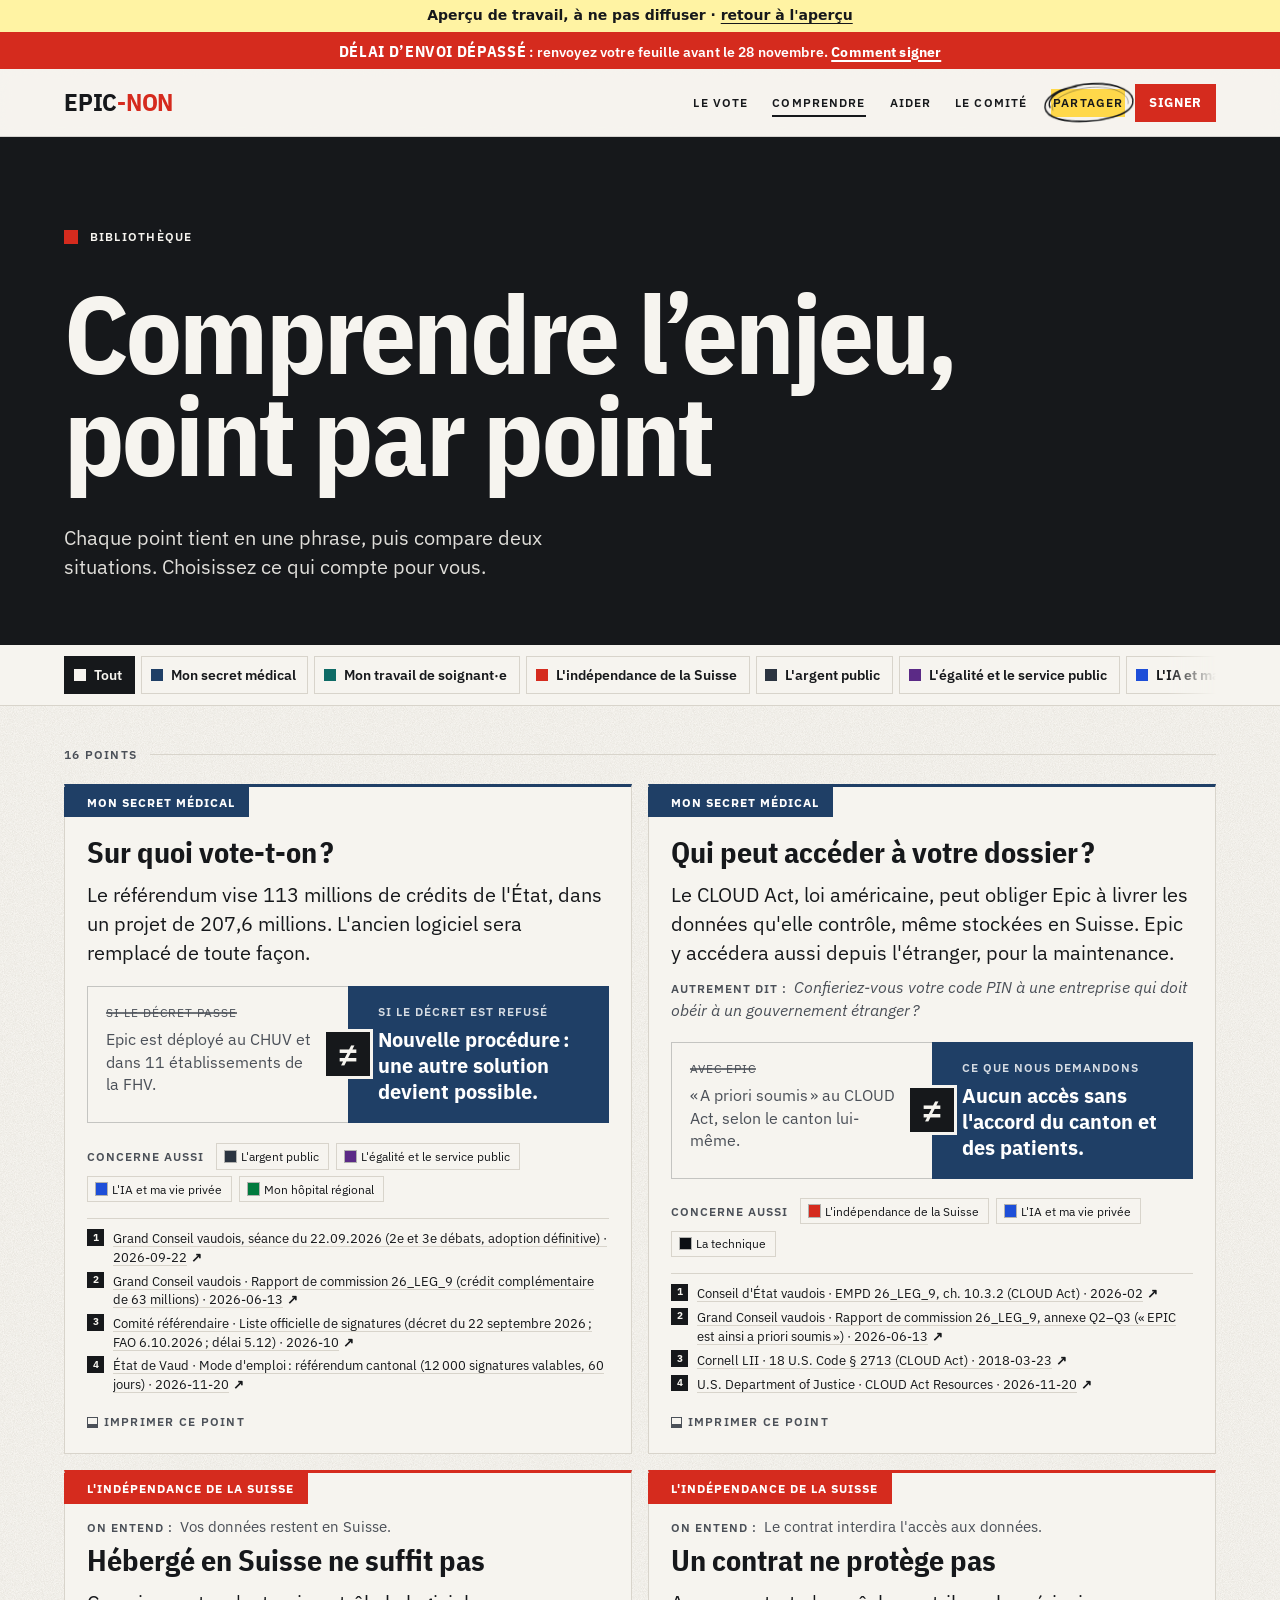
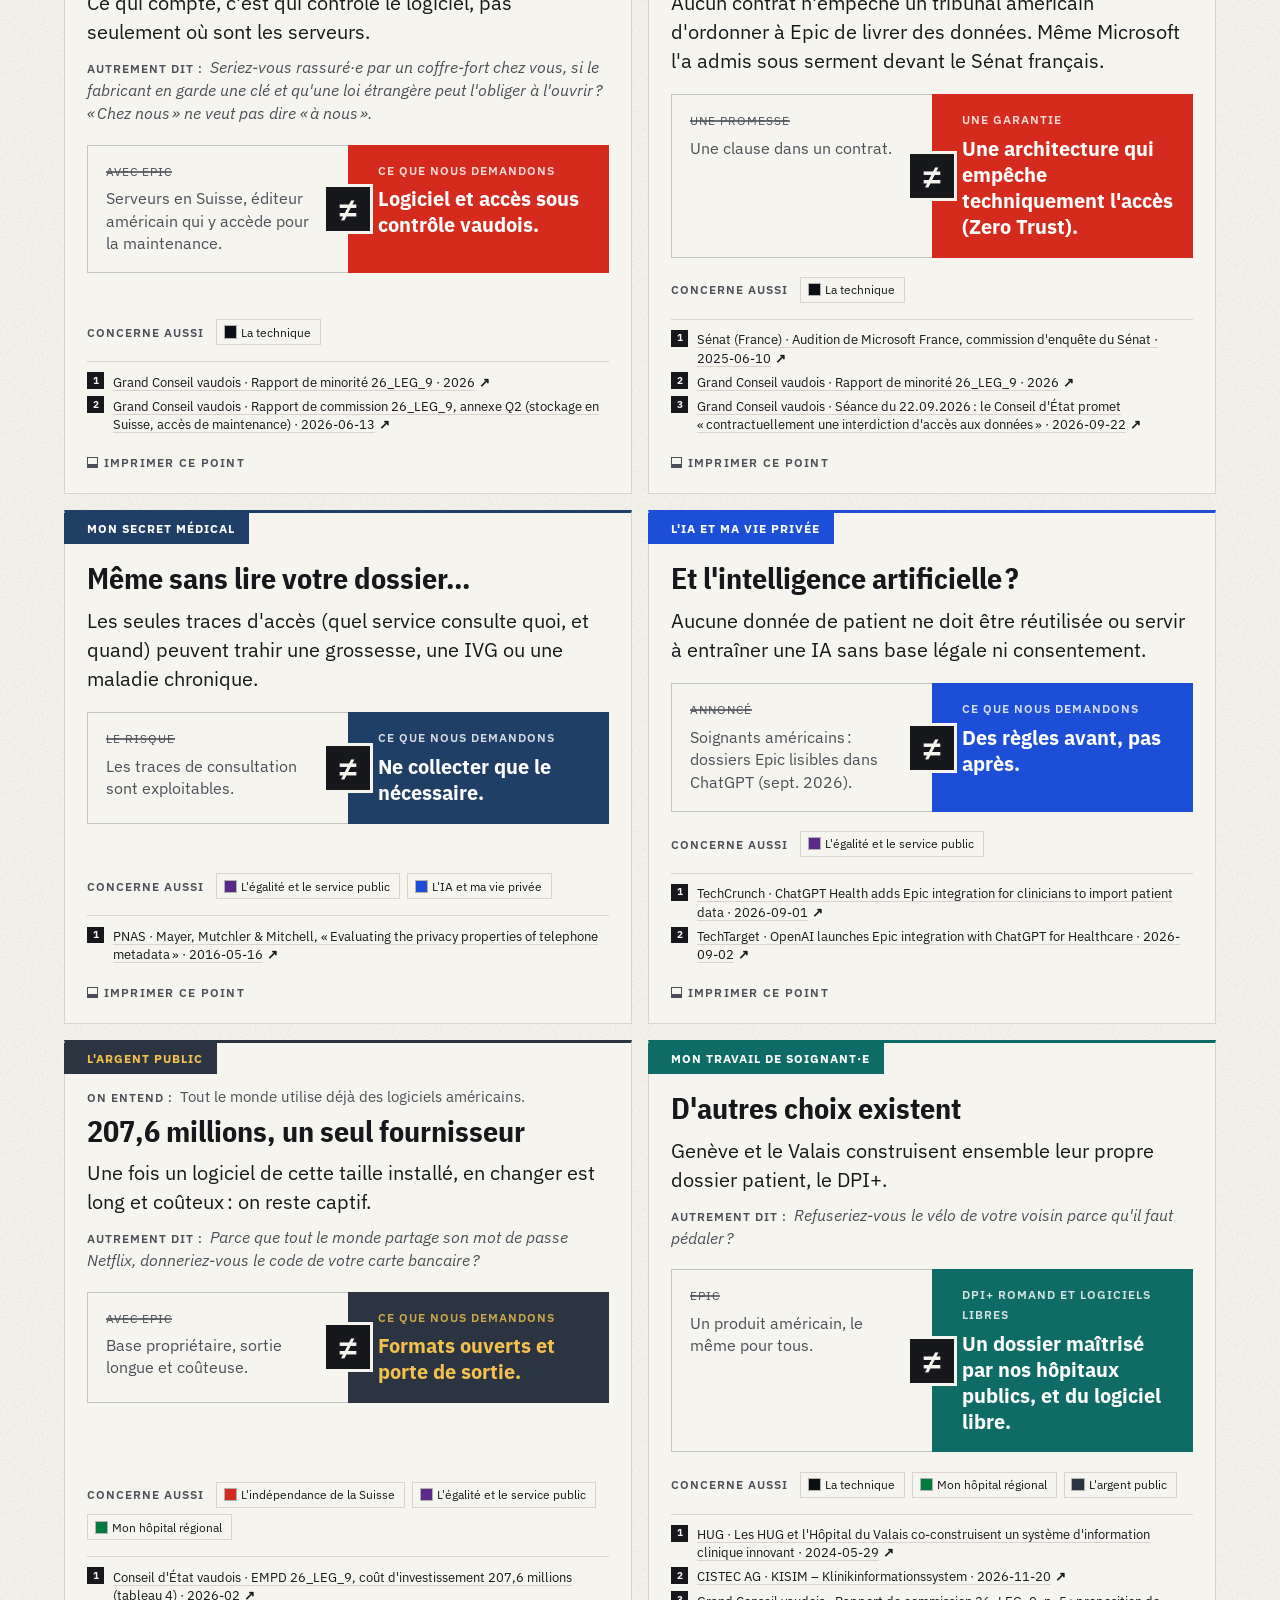
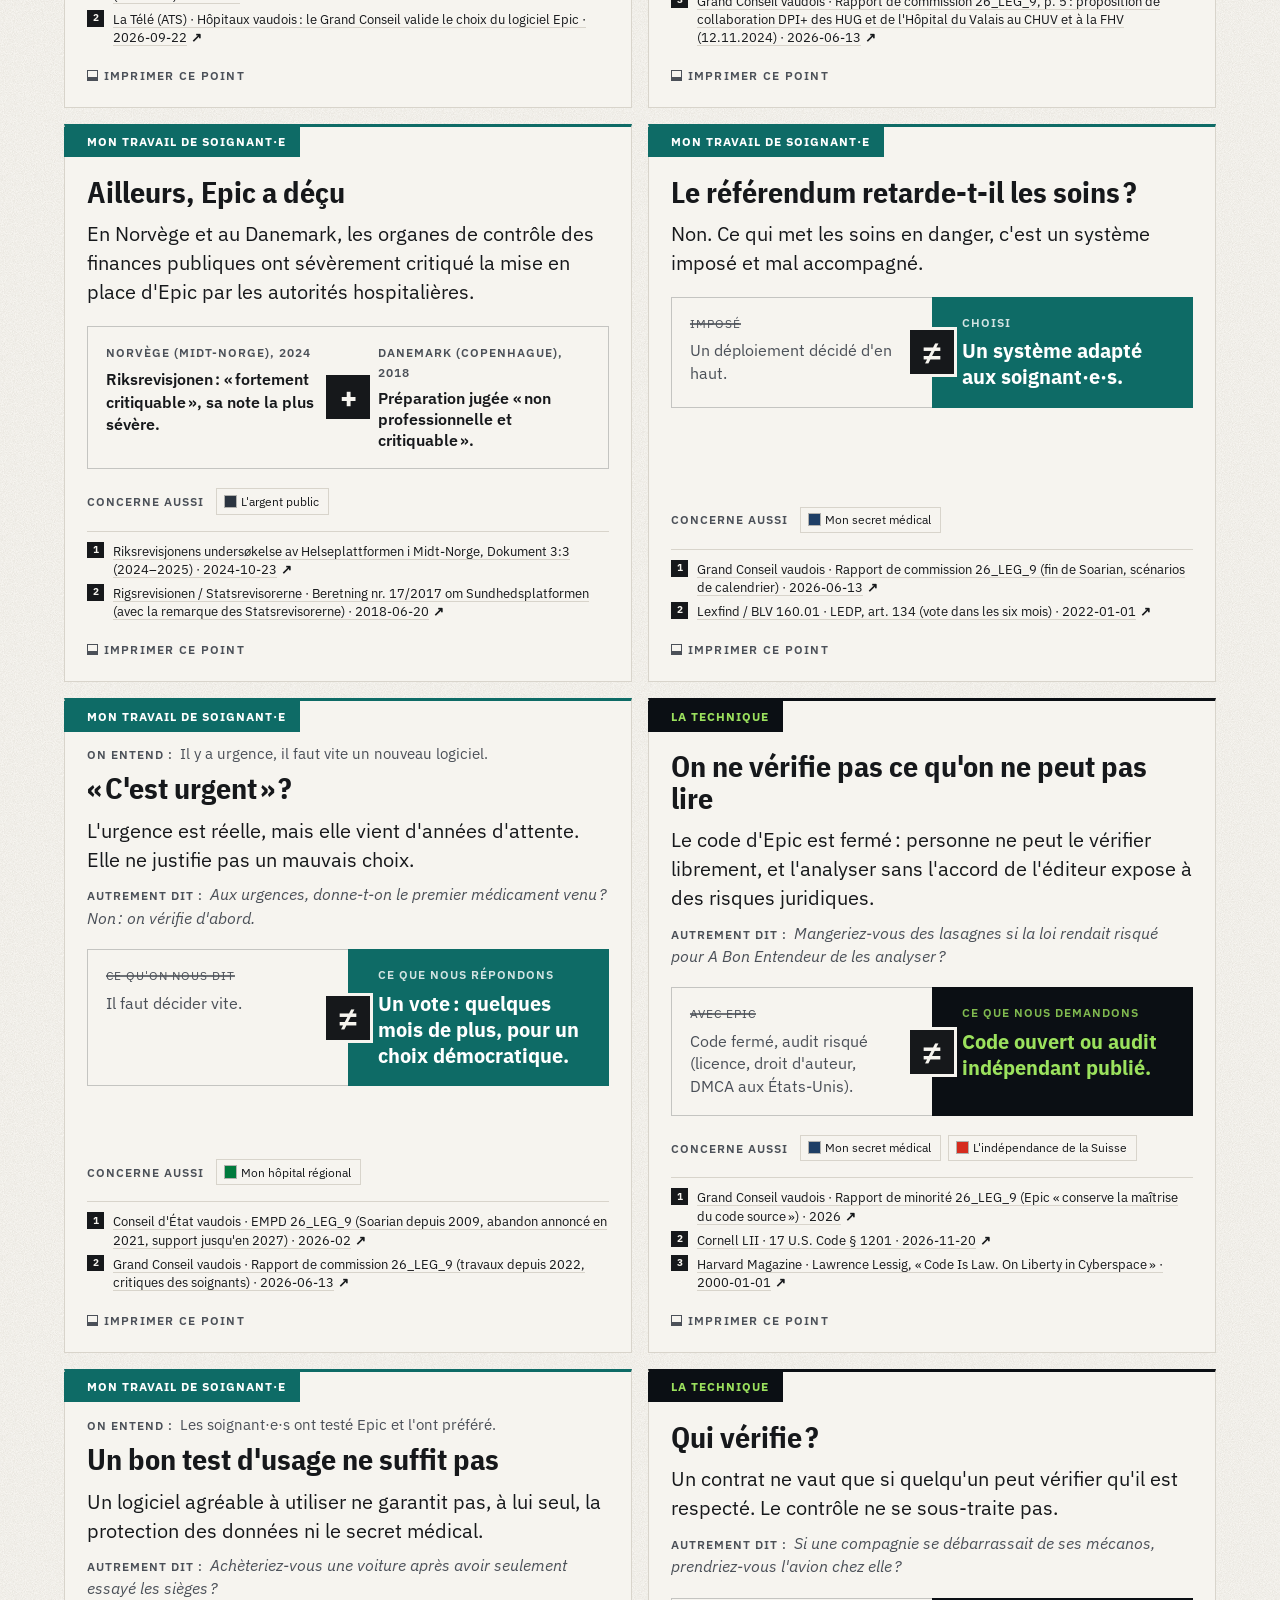
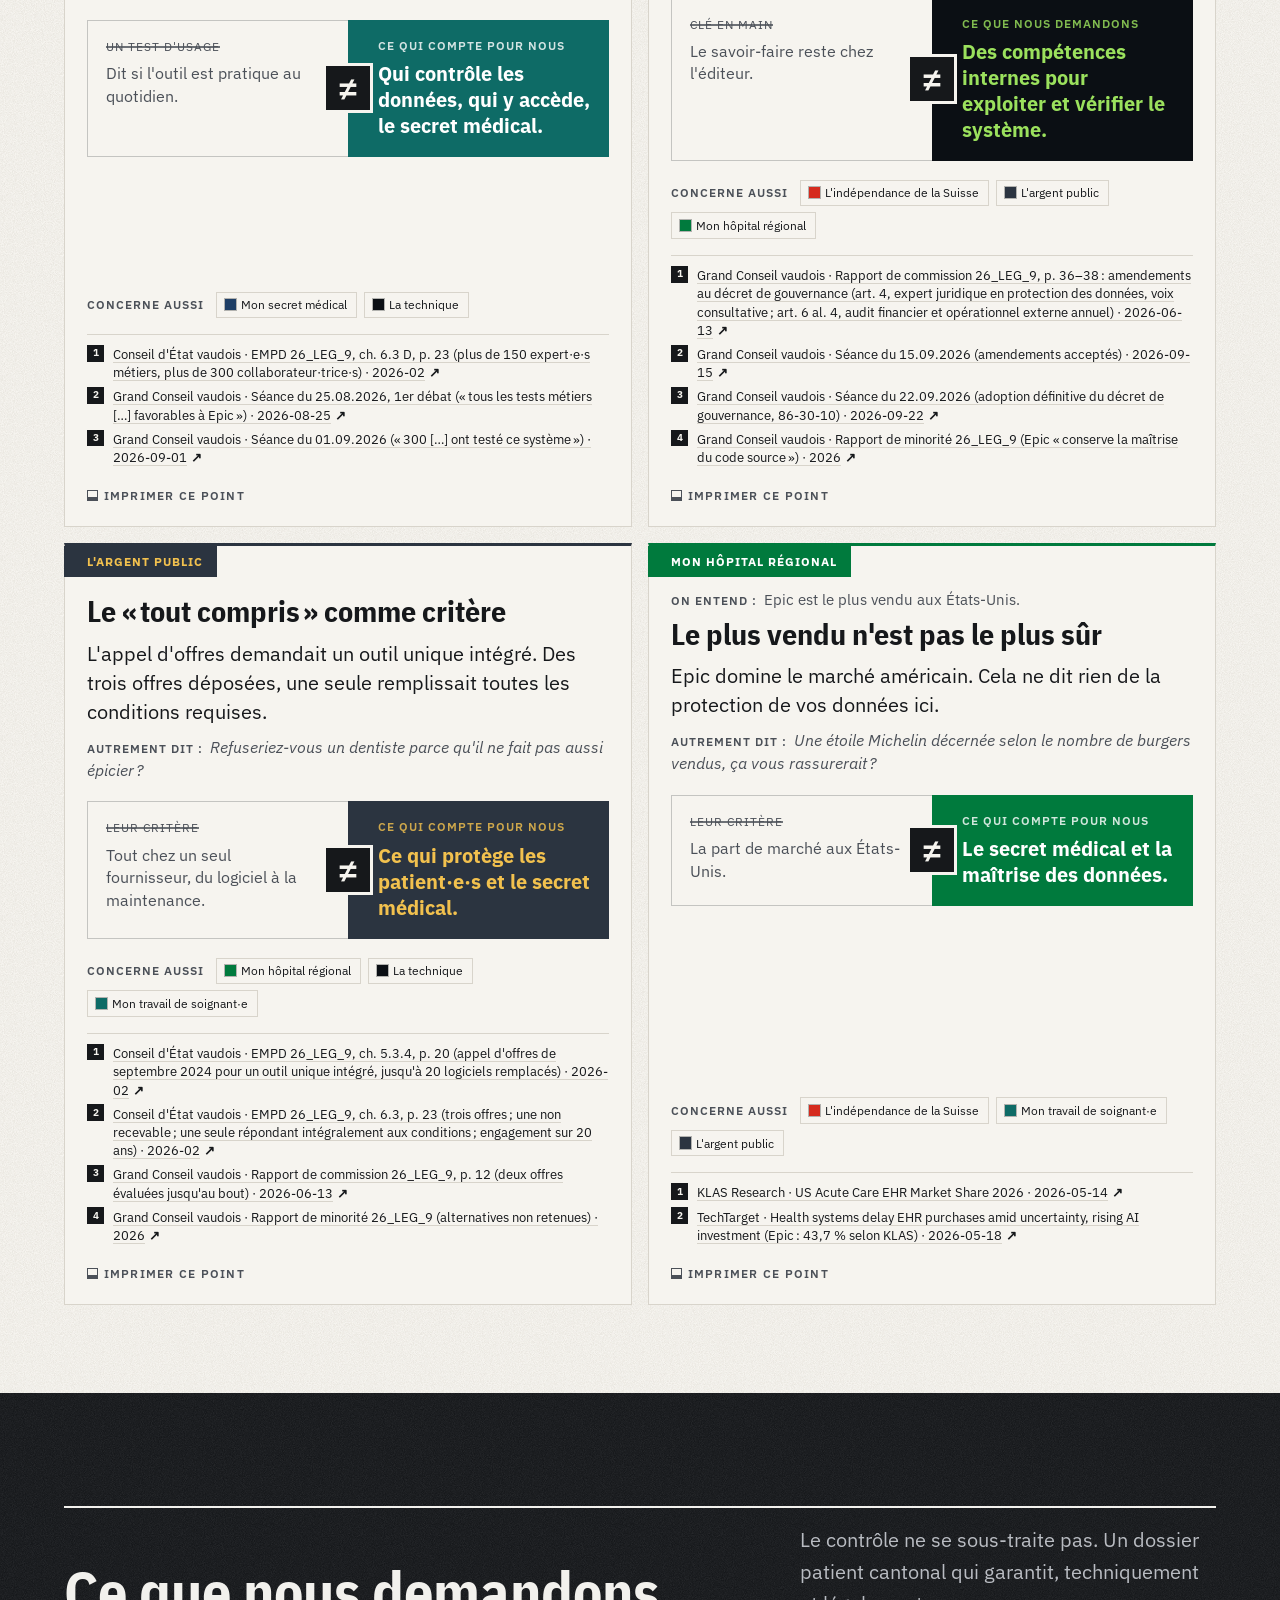
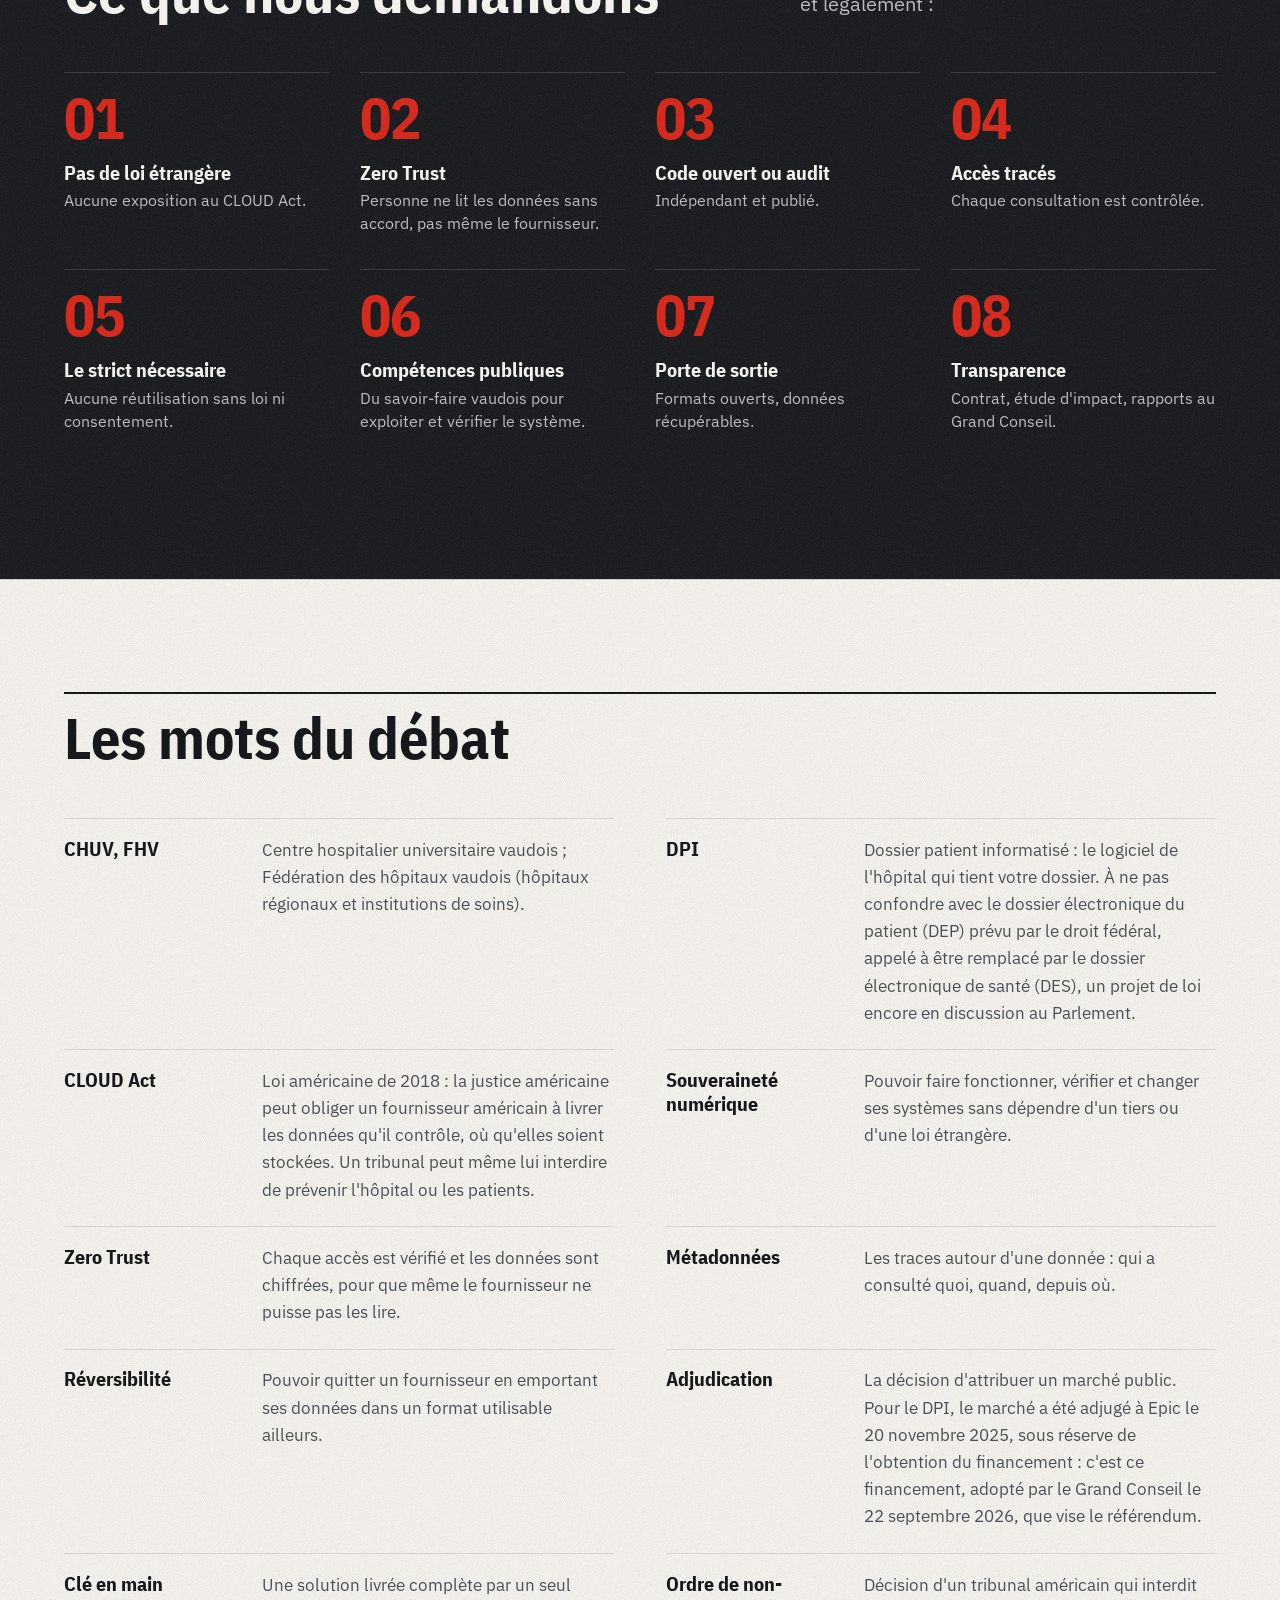
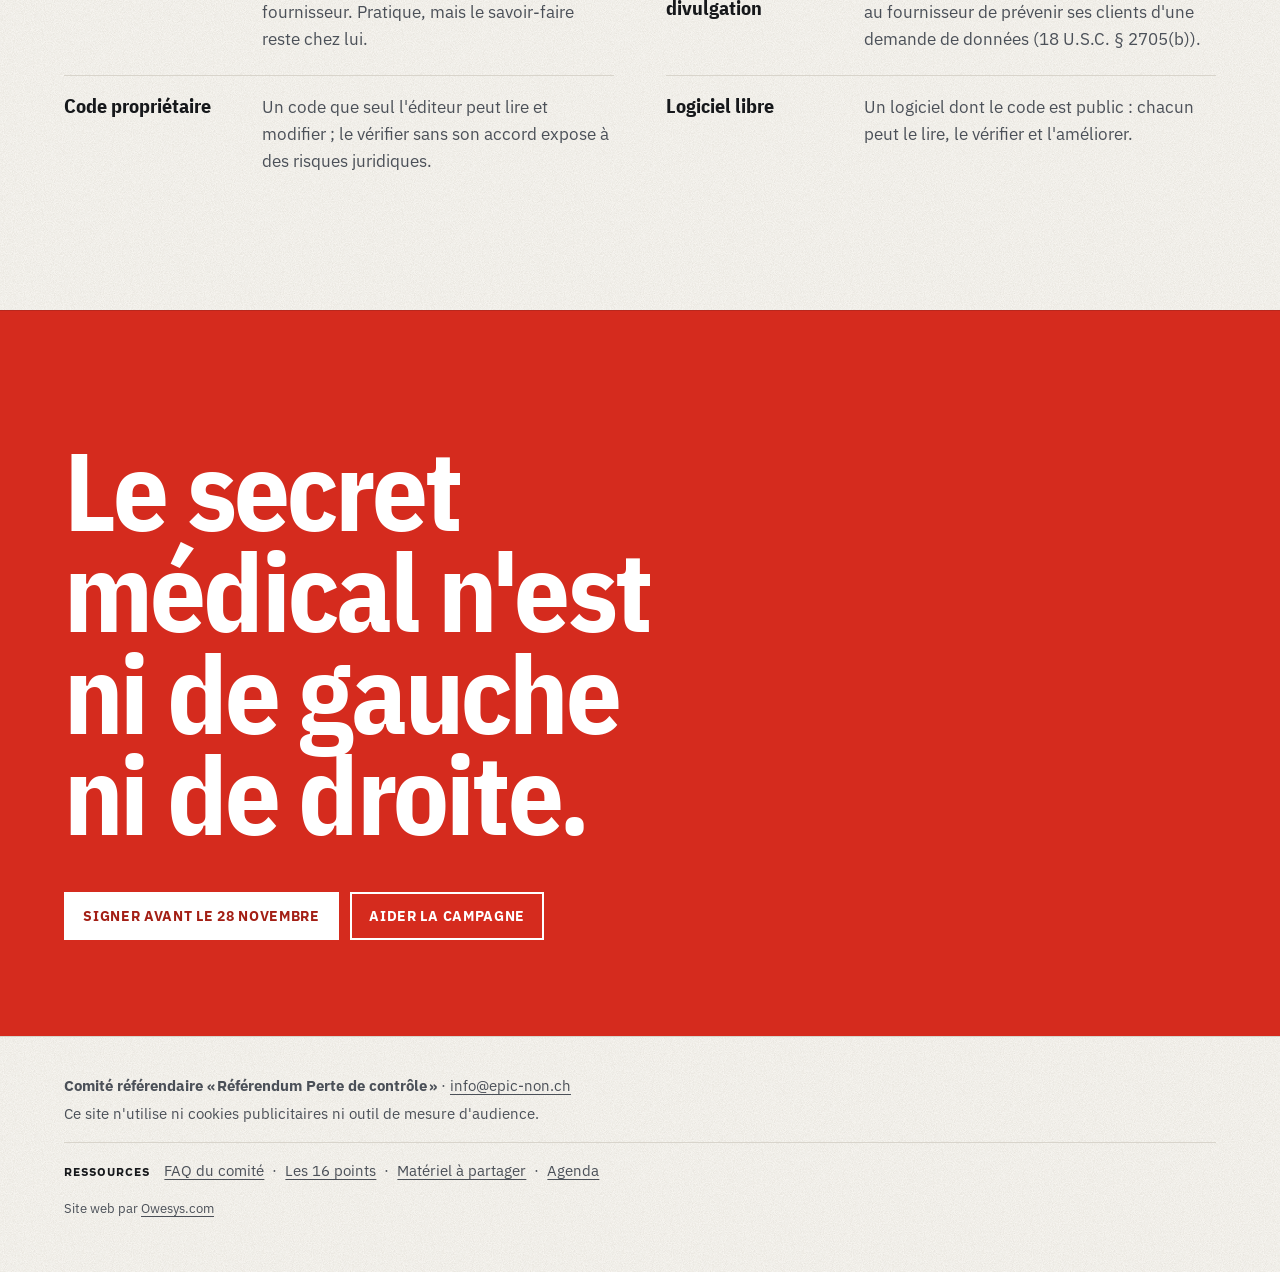
<file: site/comprendre.html>
<!doctype html>
<html lang="fr-CH">
<head>
<meta charset="utf-8">
<meta name="robots" content="noindex, nofollow">
<meta name="viewport" content="width=device-width, initial-scale=1">
<title>Comprendre l'enjeu · EPIC-NON</title>
<meta name="description" content="Le choix d'Epic pour le dossier patient vaudois, point par point : une phrase, une comparaison, une source. Filtrez selon ce qui compte pour vous.">
<meta name="theme-color" content="#D52B1E">
<link rel="stylesheet" href="css/fonts.css?v=14">
<link rel="stylesheet" href="style.css?v=14">
<link rel="stylesheet" href="css/a-foundation.css?v=25">
<link rel="stylesheet" href="css/b-hero.css?v=14">
<link rel="stylesheet" href="css/c-components.css?v=15">
<link rel="stylesheet" href="css/d-flow-sign.css?v=20">
<link rel="stylesheet" href="css/e-pages.css?v=17">
</head>
<body>
<style>@media print{.preview-banner{display:none!important}}.bare .preview-banner,.embed .preview-banner{display:none!important}</style><div class="preview-banner" style="position:sticky;top:0;z-index:99;background:#fff3a3;color:#16181B;font:600 14px/1.4 system-ui,sans-serif;padding:6px 16px;text-align:center">Aperçu de travail, à ne pas diffuser · <a href="../index.html" style="color:inherit">retour à l'aperçu</a></div>
<a class="skip" href="#contenu">Aller au contenu</a>
<div class="deadline" role="note"><span data-days-left>Dernière ligne droite</span> : renvoyez votre feuille avant le 28 novembre. <a href="index.html#signer">Comment signer</a></div>

<header class="site-header">
  <div class="wrap">
    <a class="brand" href="index.html">EPIC<span>-NON</span></a>
    <nav class="nav" aria-label="Navigation principale">
      <a href="index.html#vote">Le vote</a>
      <a href="comprendre.html" aria-current="page">Comprendre</a>
      <a href="index.html#aider">Aider</a>
      <a href="index.html#comite">Le comité</a>
      <a class="nav-share" href="partager.html">Partager</a>
      <a class="btn btn-signal" href="index.html#signer">Signer</a>
    </nav>
  </div>
</header>

<main id="contenu">
<section class="lib-top" id="bibliotheque" data-seg="tout" aria-labelledby="lib-title">
  <div class="lib-head" id="lib-head" aria-live="polite">
    <div class="wrap lib-head-in">
      <p class="kicker" data-k>Bibliothèque</p>
      <h1 id="lib-title">Comprendre l'enjeu, point par point</h1>
      <p data-d>Chaque point tient en une phrase, puis compare deux situations. Choisissez ce qui compte pour vous.</p>
    </div>
  </div>
  <div class="lib-bar" id="lib-bar">
    <div class="wrap lib-bar-in">
      <div class="filters" id="filters" role="group" aria-label="Ce qui compte pour moi"></div>
    </div>
  </div>
  <div class="wrap lib-body">
    <p class="count" id="count" aria-live="polite"></p>
    <div class="points" id="library"></div>
    <noscript><p>Cette bibliothèque s'affiche avec JavaScript. Écrivez à <a href="mailto:info@epic-non.ch">info@epic-non.ch</a> pour la recevoir en PDF.</p></noscript>
  </div>
</section>

<section class="ink tone-ink demands-sec" id="demandes">
  <div class="wrap">
    <div class="e-head"><h2>Ce que nous demandons</h2><p>Le contrôle ne se sous-traite pas. Un dossier patient cantonal qui garantit, techniquement et légalement :</p></div>
    <ol class="demands">
      <li><b>Pas de loi étrangère</b><span>Aucune exposition au CLOUD Act.</span></li>
      <li><b>Zero Trust</b><span>Personne ne lit les données sans accord, pas même le fournisseur.</span></li>
      <li><b>Code ouvert ou audit</b><span>Indépendant et publié.</span></li>
      <li><b>Accès tracés</b><span>Chaque consultation est contrôlée.</span></li>
      <li><b>Le strict nécessaire</b><span>Aucune réutilisation sans loi ni consentement.</span></li>
      <li><b>Compétences publiques</b><span>Du savoir-faire vaudois pour exploiter et vérifier le système.</span></li>
      <li><b>Porte de sortie</b><span>Formats ouverts, données récupérables.</span></li>
      <li><b>Transparence</b><span>Contrat, étude d'impact, rapports au Grand Conseil.</span></li>
    </ol>
  </div>
</section>

<section class="tone-paper gloss-sec" id="glossaire">
  <div class="wrap">
    <div class="e-head"><h2>Les mots du débat</h2></div>
    <dl class="glossary">
      <div><dt>CHUV, FHV</dt><dd>Centre hospitalier universitaire vaudois ; Fédération des hôpitaux vaudois (hôpitaux régionaux et institutions de soins).</dd></div>
      <div><dt>DPI</dt><dd>Dossier patient informatisé : le logiciel de l'hôpital qui tient votre dossier. À ne pas confondre avec le dossier électronique du patient (DEP) prévu par le droit fédéral, appelé à être remplacé par le dossier électronique de santé (DES), un projet de loi encore en discussion au Parlement.</dd></div>
      <div><dt>CLOUD Act</dt><dd>Loi américaine de 2018 : la justice américaine peut obliger un fournisseur américain à livrer les données qu'il contrôle, où qu'elles soient stockées. Un tribunal peut même lui interdire de prévenir l'hôpital ou les patients.</dd></div>
      <div><dt>Souveraineté numérique</dt><dd>Pouvoir faire fonctionner, vérifier et changer ses systèmes sans dépendre d'un tiers ou d'une loi étrangère.</dd></div>
      <div><dt>Zero Trust</dt><dd>Chaque accès est vérifié et les données sont chiffrées, pour que même le fournisseur ne puisse pas les lire.</dd></div>
      <div><dt>Métadonnées</dt><dd>Les traces autour d'une donnée : qui a consulté quoi, quand, depuis où.</dd></div>
      <div><dt>Réversibilité</dt><dd>Pouvoir quitter un fournisseur en emportant ses données dans un format utilisable ailleurs.</dd></div>
      <div><dt>Adjudication</dt><dd>La décision d'attribuer un marché public. Pour le DPI, le marché a été adjugé à Epic le 20 novembre 2025, sous réserve de l'obtention du financement : c'est ce financement, adopté par le Grand Conseil le 22 septembre 2026, que vise le référendum.</dd></div>
      <div><dt>Clé en main</dt><dd>Une solution livrée complète par un seul fournisseur. Pratique, mais le savoir-faire reste chez lui.</dd></div>
      <div><dt>Ordre de non-divulgation</dt><dd>Décision d'un tribunal américain qui interdit au fournisseur de prévenir ses clients d'une demande de données (18 U.S.C. § 2705(b)).</dd></div>
      <div><dt>Code propriétaire</dt><dd>Un code que seul l'éditeur peut lire et modifier ; le vérifier sans son accord expose à des risques juridiques.</dd></div>
      <div><dt>Logiciel libre</dt><dd>Un logiciel dont le code est public : chacun peut le lire, le vérifier et l'améliorer.</dd></div>
    </dl>
  </div>
</section>

<section class="tone-signal c-closer" aria-label="Agir">
  <div class="wrap">
    <p class="closer">Le secret médical n'est ni de gauche ni de droite.</p>
    <div class="btn-row">
      <a class="btn btn-signal" href="index.html#signer">Signer avant le 28 novembre</a>
      <a class="btn" href="index.html#aider">Aider la campagne</a>
    </div>
  </div>
</section>
</main>

<footer class="site-footer">
  <div class="wrap">
    <p><strong>Comité référendaire «&#8239;Référendum Perte de contrôle&#8239;»</strong> · <a href="mailto:info@epic-non.ch">info@epic-non.ch</a></p>
    <p>Ce site n'utilise ni cookies publicitaires ni outil de mesure d'audience.</p>
    <nav class="footer-res" aria-label="Ressources"><b>Ressources</b> <a href="faq.html">FAQ du comité</a> · <a href="comprendre.html">Les 16 points</a> · <a href="partager.html">Matériel à partager</a> · <a href="https://mobilisons.ch/@epicnon/events">Agenda</a></nav>
    <p class="credit">Site web par <a href="https://owesys.com" rel="noopener">Owesys.com</a></p>
  </div>
</footer>
<script type="module" src="site.js?v=18"></script>
<script type="module" src="js/a-header.js?v=21"></script>
<script type="module" src="js/b-hero.js?v=14"></script>
<script type="module" src="js/e-pages.js?v=14"></script>
</body>
</html>
</file>
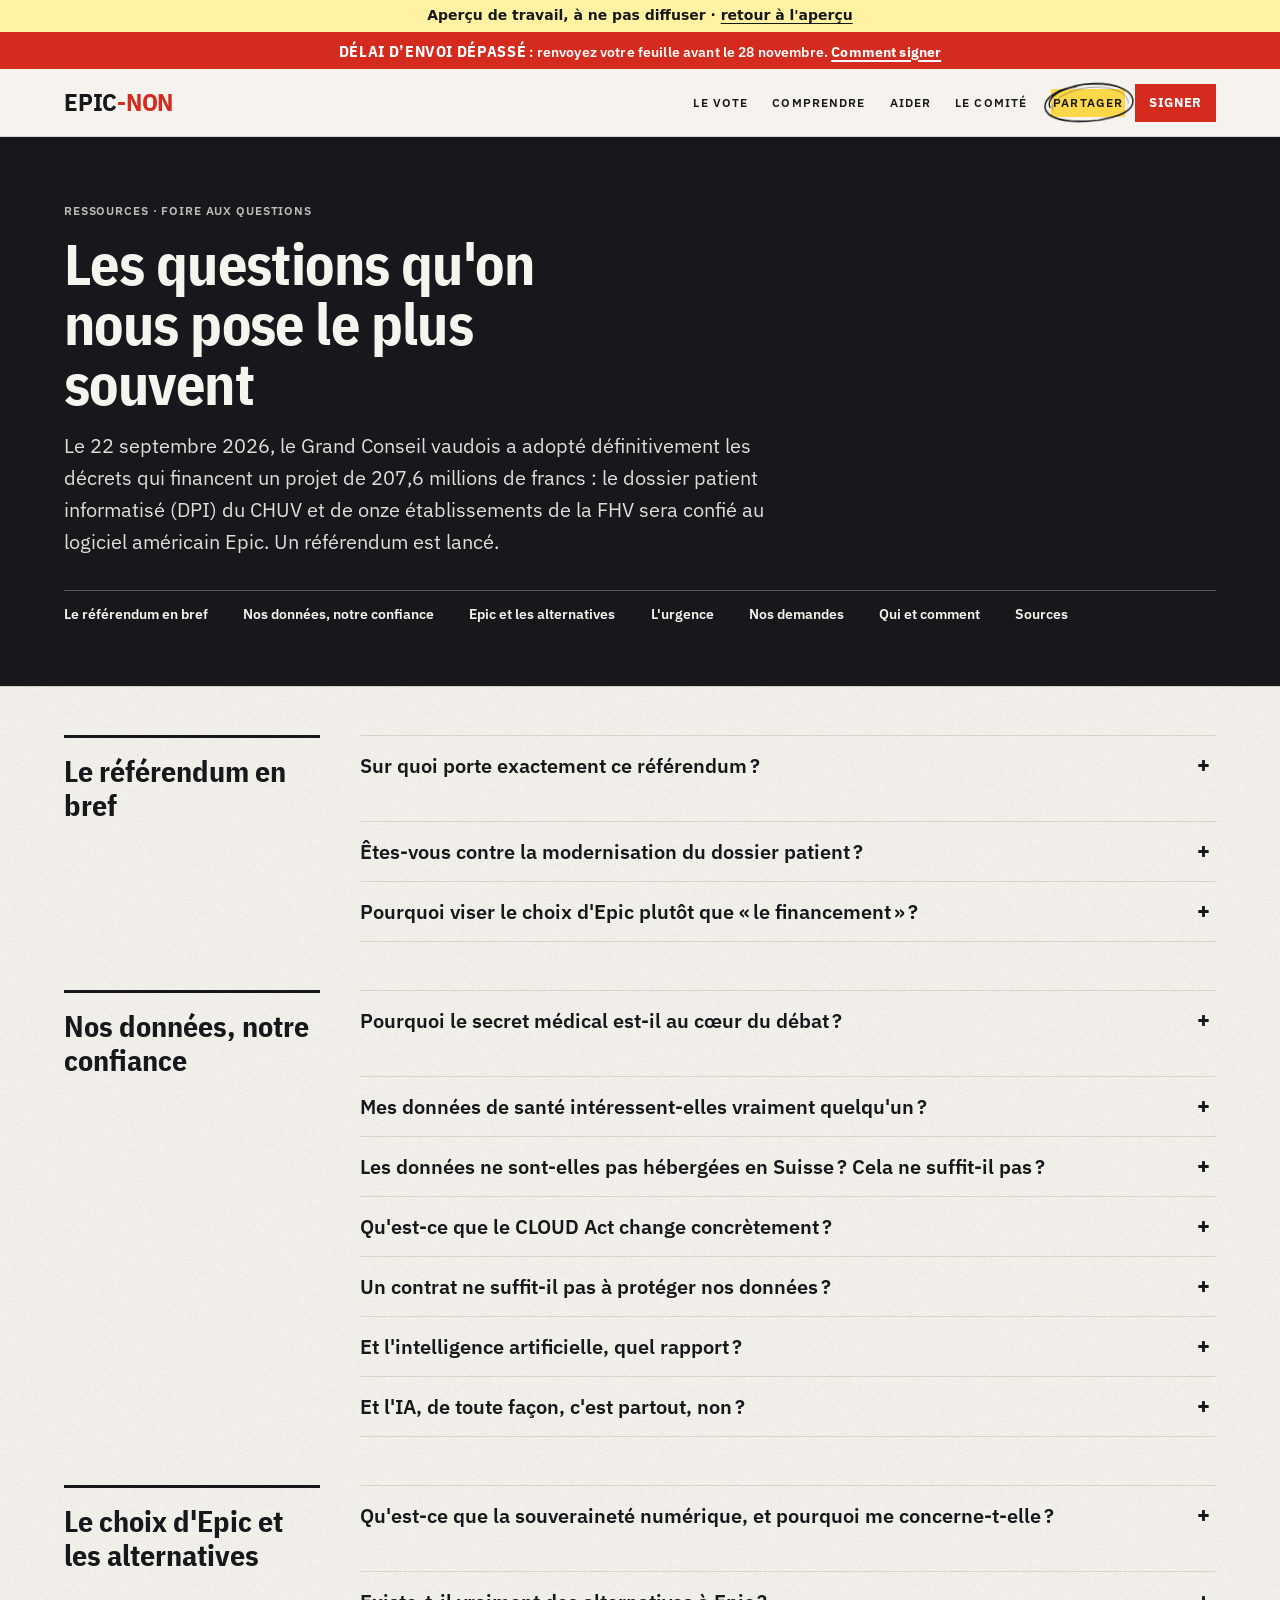
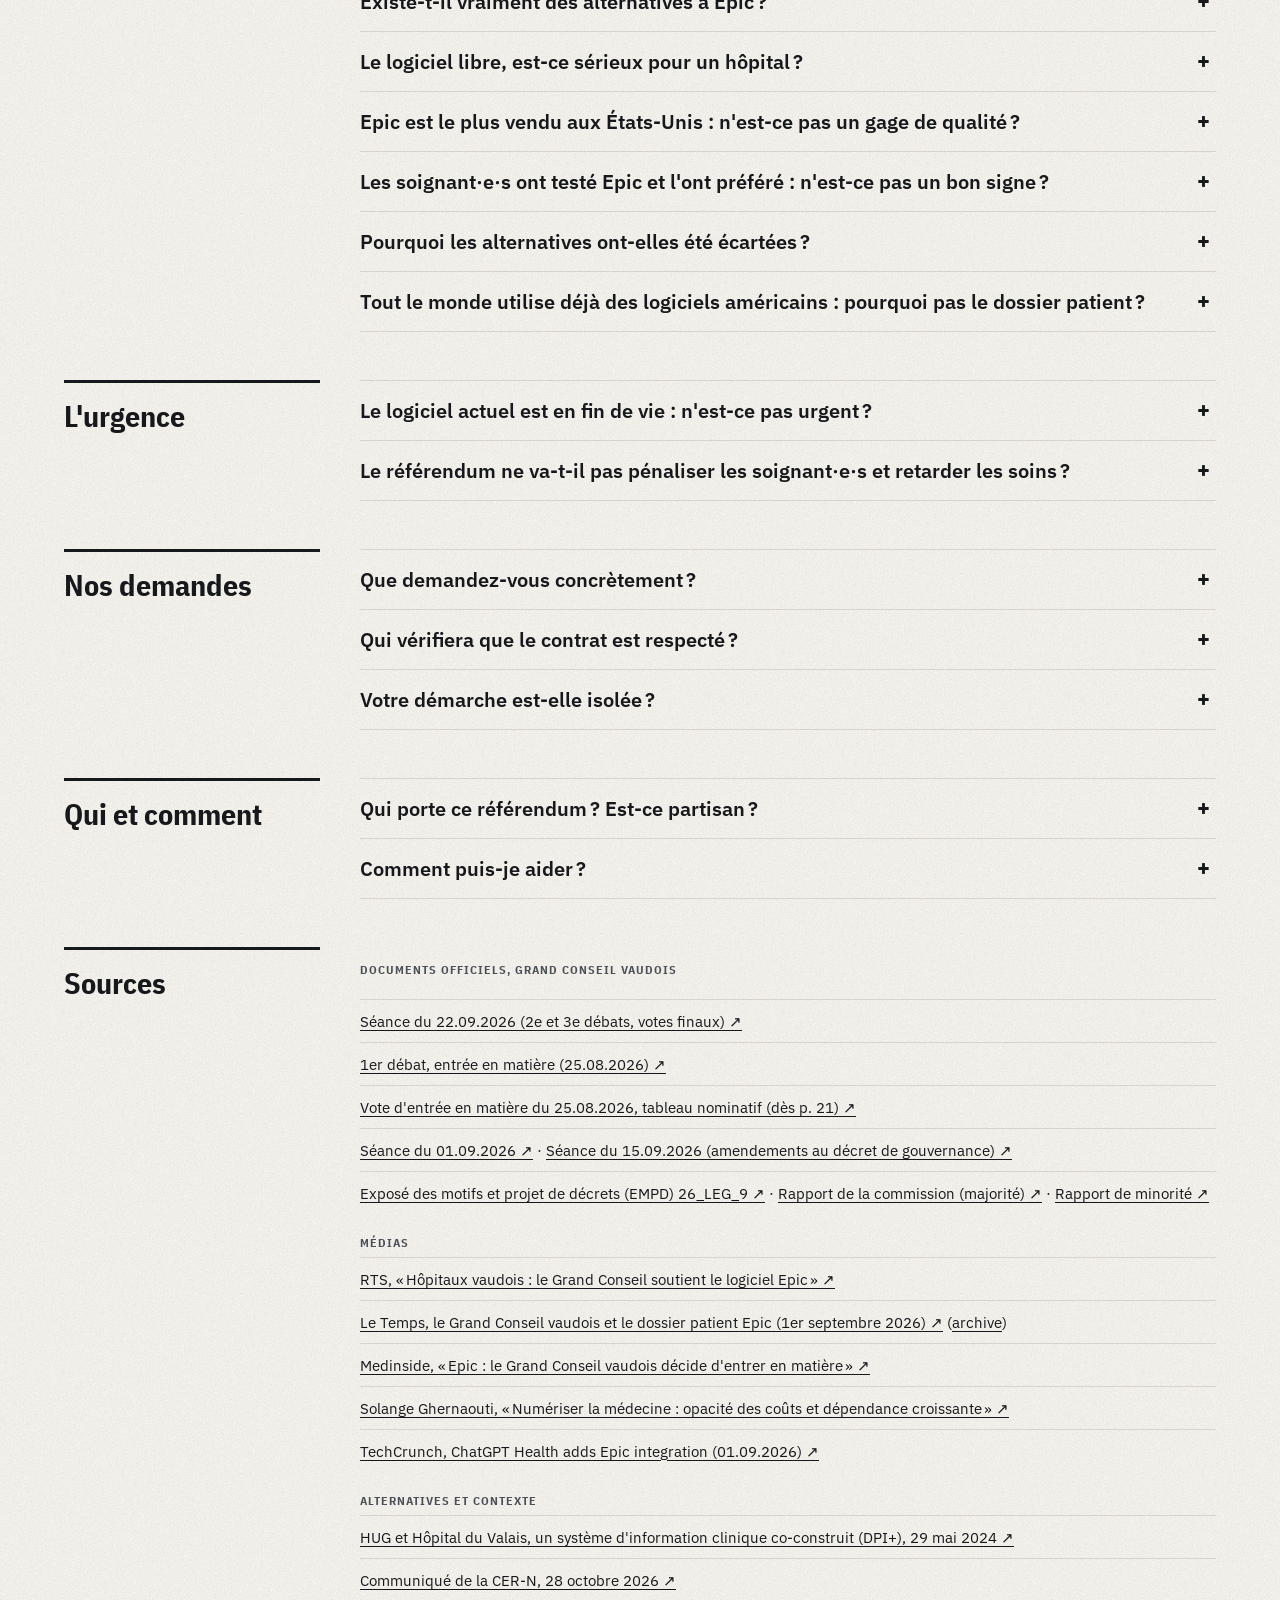
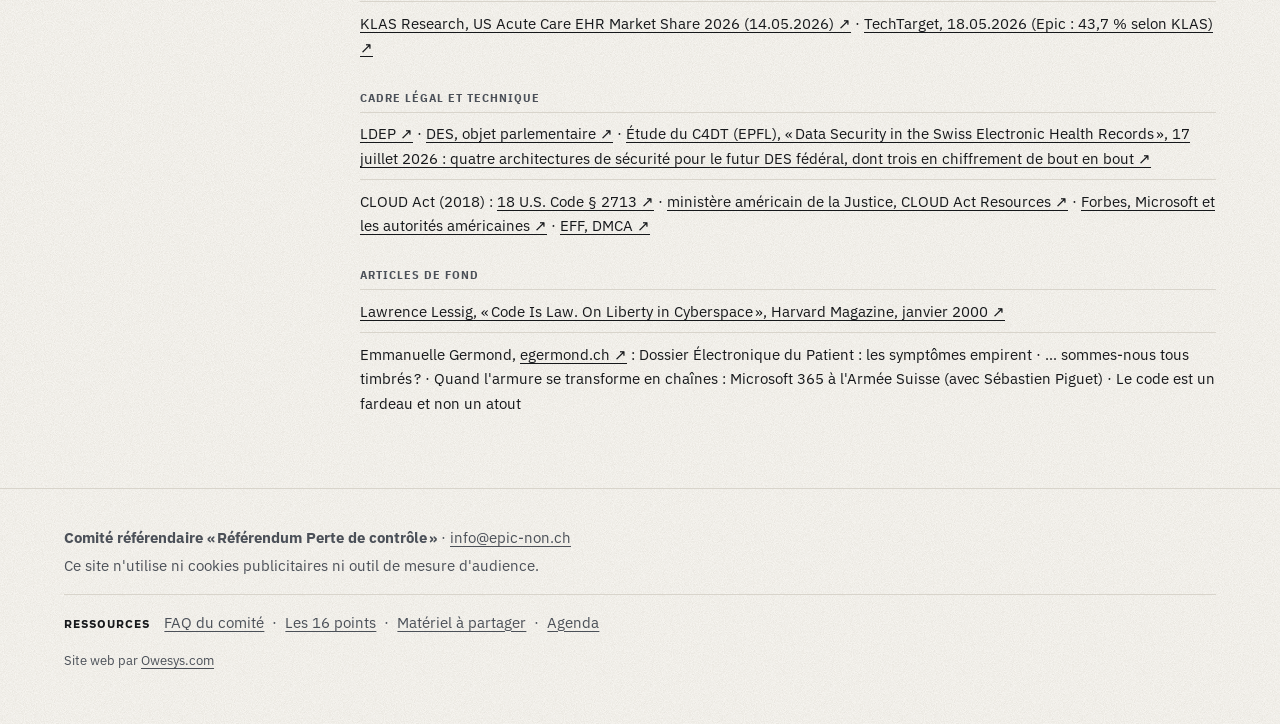
<file: site/faq.html>
<!doctype html>
<html lang="fr-CH">
<head>
<meta charset="utf-8">
<meta name="robots" content="noindex, nofollow">
<meta name="viewport" content="width=device-width, initial-scale=1">
<title>FAQ du comité · EPIC-NON</title>
<meta name="description" content="Les réponses du comité référendaire aux questions les plus fréquentes sur le choix d'Epic pour le dossier patient vaudois.">
<meta name="theme-color" content="#D52B1E">
<link rel="stylesheet" href="style.css?v=14">
<link rel="stylesheet" href="css/fonts.css?v=14">
<link rel="stylesheet" href="css/a-foundation.css?v=25">
<link rel="stylesheet" href="css/b-hero.css?v=14">
<link rel="stylesheet" href="css/c-components.css?v=15">
<link rel="stylesheet" href="css/d-flow-sign.css?v=20">
<link rel="stylesheet" href="css/e-pages.css?v=17">
<link rel="stylesheet" href="css/f-faq.css?v=14">
</head>
<body class="page-faq">
<style>@media print{.preview-banner{display:none!important}}.bare .preview-banner,.embed .preview-banner{display:none!important}</style><div class="preview-banner" style="position:sticky;top:0;z-index:99;background:#fff3a3;color:#16181B;font:600 14px/1.4 system-ui,sans-serif;padding:6px 16px;text-align:center">Aperçu de travail, à ne pas diffuser · <a href="../index.html" style="color:inherit">retour à l'aperçu</a></div>
<a class="skip" href="#contenu">Aller au contenu</a>
<div class="deadline" role="note"><span data-days-left>Dernière ligne droite</span> : renvoyez votre feuille avant le 28 novembre. <a href="index.html#signer">Comment signer</a></div>

<header class="site-header">
  <div class="wrap">
    <a class="brand" href="index.html">EPIC<span>-NON</span></a>
    <nav class="nav" aria-label="Navigation principale">
      <a href="index.html#vote">Le vote</a>
      <a href="comprendre.html">Comprendre</a>
      <a href="index.html#aider">Aider</a>
      <a href="index.html#comite">Le comité</a>
      <a class="nav-share" href="partager.html">Partager</a>
      <a class="btn btn-signal" href="index.html#signer">Signer</a>
    </nav>
  </div>
</header>

<main id="contenu">
<section class="faq-head">
  <div class="wrap">
    <p class="kicker">Ressources · Foire aux questions</p>
    <h1>Les questions qu'on nous pose le plus souvent</h1>
    <p class="lead">Le 22 septembre 2026, le Grand Conseil vaudois a adopté définitivement les décrets qui financent un projet de 207,6 millions de francs : le dossier patient informatisé (DPI) du CHUV et de onze établissements de la FHV sera confié au logiciel américain Epic. Un référendum est lancé.</p>
    <nav class="faq-toc" aria-label="Thèmes de la FAQ">
      <a href="#bref">Le référendum en bref</a>
      <a href="#donnees">Nos données, notre confiance</a>
      <a href="#alternatives">Epic et les alternatives</a>
      <a href="#urgence">L'urgence</a>
      <a href="#demandes">Nos demandes</a>
      <a href="#qui">Qui et comment</a>
      <a href="#sources">Sources</a>
    </nav>
  </div>
</section>

<section class="faq-body">
  <div class="wrap faq-grid">

    <div class="faq-group" id="bref">
      <h2>Le référendum en bref</h2>
      <details><summary>Sur quoi porte exactement ce référendum&#8239;?</summary>
        <p>Juridiquement, il vise le décret du 22 septembre 2026 qui accorde au Conseil d'État deux crédits d'investissement : 50 millions pour l'équipe de projet et 63 millions ajoutés par le Grand Conseil pour l'acquisition du DPI, soit 113 millions de francs. C'est ce décret que la population pourra accepter ou refuser.</p></details>
      <details><summary>Êtes-vous contre la modernisation du dossier patient&#8239;?</summary>
        <p>Non, au contraire. Le logiciel actuel est en fin de vie, et les soignant·e·s ont besoin d'outils modernes et fiables. Nous ne contestons ni la modernisation, ni l'aide apportée aux onze hôpitaux pour renouveler leurs outils. Nous contestons le choix d'Epic et la précipitation de la décision.</p></details>
      <details><summary>Pourquoi viser le choix d'Epic plutôt que «&#8239;le financement&#8239;»&#8239;?</summary>
        <p>Parce que le décret de financement est précisément ce qui permet cet achat-là. On ne s'oppose pas à investir dans un bon outil ; on s'oppose à ce qu'on prévoit d'acheter. L'argument central tient en une phrase : le problème, c'est Epic.</p></details>
    </div>

    <div class="faq-group" id="donnees">
      <h2>Nos données, notre confiance</h2>
      <details><summary>Pourquoi le secret médical est-il au cœur du débat&#8239;?</summary>
        <p>Parce qu'il est la condition d'un soin de qualité. On ne confie à son médecin ce qui nous gêne ou nous expose que parce qu'on sait que cela reste dans la relation de soin. Dès qu'on craint qu'une confidence circule au-delà, on se tait, et on se soigne moins bien. La chaîne est simple :</p>
        <p class="chain">Pas de souveraineté → pas de protection des données → pas de secret médical → pas de confiance → pas de soin de qualité.</p></details>
      <details><summary>Mes données de santé intéressent-elles vraiment quelqu'un&#8239;?</summary>
        <p>Oui. Ce sont des informations parmi les plus intimes qui soient : diagnostics, traitements, analyses, jusqu'aux notes du médecin. Même sans lire le contenu d'un dossier, les seules traces d'accès (quel service consulte quoi, et quand) peuvent trahir une grossesse, une IVG ou une maladie chronique. Des chercheurs de Stanford ont montré dès 2016 que de simples relevés d'appels suffisaient à déduire des maladies (sclérose en plaques, arythmie cardiaque) ou des appels répétés à un centre de planning familial. Ce sont les femmes, les personnes queer, les malades et toutes les personnes minorisées qui, comme d'habitude, en paieraient le prix fort.</p></details>
      <details><summary>Les données ne sont-elles pas hébergées en Suisse&#8239;? Cela ne suffit-il pas&#8239;?</summary>
        <p>C'est une garantie importante, mais elle ne suffit pas. La souveraineté numérique, ce n'est pas seulement où sont stockées les données : c'est maîtriser le logiciel qui les traite, ses évolutions et les conditions dans lesquelles on pourra continuer à l'exploiter. Avec une solution propriétaire, même si les serveurs sont physiquement sur place, c'est l'éditeur qui est chez lui, et l'utilisateur qui devient l'intrus.</p>
        <p>«&#8239;Chez nous&#8239;» ne veut pas dire «&#8239;à nous&#8239;» : seriez-vous rassuré·e par un coffre-fort chez vous, si le fabricant en garde une clé et qu'une loi étrangère peut l'obliger à l'ouvrir&#8239;? Et ce qui peut sortir d'un tel système ne se limite pas aux dossiers : il y a les traces d'accès (qui consulte quoi, quand, à quelle fréquence), et rien ne permet de vérifier qu'aucun modèle d'IA ne sera un jour entraîné sur ces données.</p></details>
      <details><summary>Qu'est-ce que le CLOUD Act change concrètement&#8239;?</summary>
        <p>Le CLOUD Act (loi américaine de 2018) permet à la justice américaine d'obliger un fournisseur américain à livrer les données qu'il contrôle, où qu'elles soient hébergées, à Lausanne comme ailleurs. Un tribunal peut même lui interdire de prévenir l'hôpital ou les patients. Aucun contrat ne l'en empêche : une clause ne protège pas d'une injonction d'un tribunal américain. La seule vraie protection est structurelle : ne pas confier nos données de santé à une entreprise soumise à ce droit.</p></details>
      <details><summary>Un contrat ne suffit-il pas à protéger nos données&#8239;?</summary>
        <p>Non. Le Conseil d'État promet une «&#8239;interdiction d'accès aux données&#8239;» inscrite au contrat (Grand Conseil, 22 septembre 2026). Mais un contrat est une promesse, et une clause ne protège pas d'une injonction d'un tribunal américain. Le problème n'est pas la bonne foi d'Epic : une entreprise ne peut pas tenir une promesse contraire à son propre droit. Même Microsoft a reconnu sous serment, devant le Sénat français le 10 juin 2025, ne pas pouvoir le garantir. Un bon contrat ne demande pas l'impossible : seule une architecture garantit. Le système doit être conçu de telle manière que ni le fournisseur ni un tiers ne puisse techniquement accéder aux données contre la volonté de l'institution et des patient·e·s : c'est le principe du «&#8239;Zero Trust&#8239;». Face aux données les plus intimes de la population, c'est le minimum.</p></details>
      <details><summary>Et l'intelligence artificielle, quel rapport&#8239;?</summary>
        <p>Un rapport très concret, et spécifique à ce choix. En septembre 2026, OpenAI a annoncé que son offre ChatGPT destinée aux soignants peut désormais lire directement les dossiers patients Epic (d'abord en test dans des hôpitaux américains). Nous ne diabolisons pas «&#8239;tous les logiciels&#8239;» : nous demandons simplement que l'usage de nos dossiers (réutilisation, entraînement de modèles) soit encadré à l'avance, par une base légale et un consentement, et pas découvert après coup.</p></details>
      <details><summary>Et l'IA, de toute façon, c'est partout, non&#8239;?</summary>
        <p>Oui, et c'est justement pour ça qu'il faut en fixer les règles à l'avance, plutôt que de les subir après coup.</p></details>
    </div>

    <div class="faq-group" id="alternatives">
      <h2>Le choix d'Epic et les alternatives</h2>
      <details><summary>Qu'est-ce que la souveraineté numérique, et pourquoi me concerne-t-elle&#8239;?</summary>
        <p>C'est la capacité de garder la maîtrise : des compétences internes pour exploiter et vérifier le système, des formats ouverts et une vraie porte de sortie pour ne jamais être captif d'un éditeur unique.</p>
        <p>Quand on fait construire sa maison, on veut la clé et les plans, pas qu'un inconnu à l'autre bout du monde puisse en ouvrir la porte à distance, quand ça l'arrange. Pour le coffre qui contient nos données les plus intimes, pourquoi se contenter de moins&#8239;?</p></details>
      <details><summary>Existe-t-il vraiment des alternatives à Epic&#8239;?</summary>
        <p>Oui, et largement. Tous les hôpitaux du monde fonctionnent avec un dossier patient ; Epic n'en est qu'un éditeur parmi d'autres. La Suisse en produit plusieurs (KISIM de la société zurichoise CISTEC, le dossier patient des HUG…), et il existe des solutions internationales libres, sans frais de licence, comme GNU Health. La Suisse romande a déjà une piste : le DPI+, que les HUG et l'Hôpital du Valais co-développent depuis 2024 à partir du dossier patient conçu en interne par les HUG depuis une trentaine d'années. Ce système est interopérable et réduit la dépendance aux éditeurs privés. Prétendre qu'un seul produit serait «&#8239;parfait&#8239;» pour le CHUV et onze hôpitaux de tailles très différentes ne tient pas.</p></details>
      <details><summary>Le logiciel libre, est-ce sérieux pour un hôpital&#8239;?</summary>
        <p>Oui. Linux, un logiciel libre, équipe près des deux tiers des sites web dont le système est connu (W3Techs, novembre 2026) et la totalité des 500 supercalculateurs les plus puissants du monde (TOP500), ainsi que de nombreux outils de recherche scientifique et médicale. Un «&#8239;contrat&#8239;» avec un géant ne donne jamais la maîtrise du logiciel ; le libre, si.</p></details>
      <details><summary>Epic est le plus vendu aux États-Unis : n'est-ce pas un gage de qualité&#8239;?</summary>
        <p>L'argument du nombre ne suffit pas. Epic équipe certes 43,7 % des hôpitaux américains de soins aigus (<a href="https://klasresearch.com/report/us-acute-care-ehr-market-share-2026/3956" rel="noopener" target="_blank">KLAS 2026</a>, chiffres 2025, cités par <a href="https://www.techtarget.com/searchhealthit/news/366643293/Health-systems-delay-EHR-purchases-amid-uncertainty-rising-AI-investment" rel="noopener" target="_blank">TechTarget</a>), mais être le plus vendu ailleurs ne dit rien de la protection de nos données ici. Dire qu'un logiciel est le meilleur parce qu'il se vend le plus, c'est donner à McDonald's une place au guide Michelin. Pour un hôpital, le bon critère n'est pas la part de marché : c'est ce qui protège les patient·e·s et le secret médical.</p></details>
      <details><summary>Les soignant·e·s ont testé Epic et l'ont préféré : n'est-ce pas un bon signe&#8239;?</summary>
        <p>Que le logiciel soit agréable à utiliser, tant mieux : le logiciel actuel est à bout de souffle, et les soignant·e·s ont besoin d'outils modernes. Personne ne le conteste. Les offres ont bien été évaluées par les métiers : plus de 150 expert·e·s métiers des douze établissements ont participé aux auditions des fournisseurs, et plus de 300 collaborateur·trice·s ont découvert les solutions par des cas d'usage en vidéo (<a href="https://www.vd.ch/fileadmin/user_upload/organisation/gc/fichiers_pdf/2022-2027/26_LEG_9_TexteCE.pdf" rel="noopener" target="_blank">EMPD, ch. 6.3</a>).</p>
        <p>Mais une évaluation métier mesure l'usage, pas la protection des données. On n'achète pas une voiture après avoir seulement essayé les sièges. Un bel écran ne garde pas le secret, et pour des soins de qualité, l'outil le plus important n'est ni un logiciel ni un algorithme : c'est la confiance.</p></details>
      <details><summary>Pourquoi les alternatives ont-elles été écartées&#8239;?</summary>
        <p>L'appel d'offres, publié en septembre 2024, demandait un outil unique intégré, censé remplacer, selon l'établissement, jusqu'à 20 logiciels, avec un engagement du fournisseur sur 20 ans. Trois offres ont été déposées. L'une, une proposition de développement commun, a été jugée non recevable ; des deux offres restantes, une seule remplissait toutes les conditions requises (<a href="https://www.vd.ch/fileadmin/user_upload/organisation/gc/fichiers_pdf/2022-2027/26_LEG_9_TexteCE.pdf" rel="noopener" target="_blank">EMPD, ch. 5.3.4 et 6.3</a>). Le «&#8239;tout compris&#8239;» est devenu le critère.</p>
        <p>Les HUG n'ont pas répondu à l'appel d'offres. Mais en novembre 2024, les HUG et l'Hôpital du Valais ont proposé au CHUV et à la FHV de co-construire avec eux leur dossier patient, le DPI+ (<a href="https://www.vd.ch/fileadmin/user_upload/organisation/gc/fichiers_pdf/2022-2027/26_LEG_9_RCmaj.pdf" rel="noopener" target="_blank">rapport de commission, p. 5</a>). Le Canton a écarté cette piste : elle aurait exigé de bâtir des compétences informatiques ici, et n'aurait pas été prête avant 2029 selon le DSAS.</p>
        <p>Or le bon critère, c'est ce qui protège les patient·e·s et le secret médical : refuseriez-vous un dentiste parce qu'il ne fait pas aussi épicier&#8239;? Bâtir des compétences n'est pas un défaut, c'est un investissement : développer, adapter et maintenir, cela s'appelle engager du personnel, des compétences et des salaires d'ici, plutôt que des licences qui partent ailleurs.</p></details>
      <details><summary>Tout le monde utilise déjà des logiciels américains : pourquoi pas le dossier patient&#8239;?</summary>
        <p>Si tout le monde en utilise, c'est souvent faute de choix : sur votre téléphone, le choix est compliqué. Un hôpital universitaire, lui, a le choix. La dépendance est déjà partout, et c'est justement une raison de ne pas y ajouter nos données les plus intimes : diagnostics, traitements, suivis psychiatriques. Parce que tout le monde partage son mot de passe Netflix, donneriez-vous le code de votre carte bancaire&#8239;? Et pour une fois, la décision est publique : la population peut encore la corriger par référendum.</p></details>
    </div>

    <div class="faq-group" id="urgence">
      <h2>L'urgence</h2>
      <details><summary>Le logiciel actuel est en fin de vie : n'est-ce pas urgent&#8239;?</summary>
        <p>Oui, le logiciel actuel (Soarian, en service depuis 2009) arrive en fin de vie. Mais l'urgence est en partie fabriquée : sa fin est annoncée depuis 2021 et les soignant·e·s le critiquent depuis des années. Le vote populaire ne retarde le projet que de quelques mois : c'est peu face aux années d'attente déjà accumulées, et c'est le prix d'un choix démocratique. Et c'est justement la précipitation qui crée l'impasse : refaire le même geste sous pression, ce n'est pas une réponse.</p>
        <p>Aux urgences, on ne donne pas le premier médicament venu : on vérifie d'abord. Prendre le temps de vérifier n'est pas un frein à la modernisation, c'en est la condition de réussite. Et si le décret est refusé, le canton devra relancer la procédure : un délai, oui, mais aussi la chance de choisir un système qu'on maîtrise.</p></details>
      <details><summary>Le référendum ne va-t-il pas pénaliser les soignant·e·s et retarder les soins&#8239;?</summary>
        <p>Non. Ce qui menace vraiment leur travail, ce n'est pas le référendum : c'est un déploiement unique, imposé et mal accompagné. Le référendum ne remet pas en cause leurs besoins ni la nécessité de moderniser ; il demande que cette modernisation soit conduite avec les garanties qu'exige la sensibilité des données.</p></details>
    </div>

    <div class="faq-group" id="demandes">
      <h2>Nos demandes</h2>
      <details><summary>Que demandez-vous concrètement&#8239;?</summary>
        <p>Un dossier patient cantonal qui garantisse, techniquement et juridiquement :</p>
        <ul>
          <li><b>Aucune soumission à un droit étranger</b> (pas d'entreprise soumise au CLOUD Act) : une garantie structurelle, pas une clause.</li>
          <li><b>«&#8239;Zero Trust&#8239;»</b> : ni le fournisseur ni un tiers ne peut techniquement accéder aux données contre la volonté de l'institution et des patient·e·s.</li>
          <li><b>Code ouvert ou audit indépendant</b>, sans obstacle juridique (licence, droit d'auteur, DMCA aux États-Unis) qui rende la vérification risquée.</li>
          <li><b>Maîtrise des accès</b> : qui consulte quoi est tracé et contrôlé.</li>
          <li><b>Minimisation</b> (métadonnées comprises) et interdiction de l'usage secondaire sans base légale ni consentement.</li>
          <li><b>Maîtrise locale</b> : compétences internes et infrastructure sous contrôle public.</li>
          <li><b>Réversibilité</b> : formats ouverts, portabilité, standards ouverts, et des conséquences sérieuses en cas d'abus.</li>
          <li><b>Transparence démocratique</b> : contrat, analyse d'impact et rapports réguliers transmis au Parlement.</li>
        </ul></details>
      <details><summary>Qui vérifiera que le contrat est respecté&#8239;?</summary>
        <p>C'est toute la question. Un contrat ne vaut que si quelqu'un peut vérifier qu'il est respecté, et le contrôle ne se sous-traite pas. Le décret de gouvernance adopté le 22 septembre 2026 prévoit un audit financier et opérationnel externe une fois par an : il porte sur les coûts et la mise en œuvre, pas sur le code ni sur l'accès aux données. La commission stratégique compte un expert juridique en protection des données, avec voix consultative seulement (<a href="https://www.vd.ch/fileadmin/user_upload/organisation/gc/fichiers_pdf/2022-2027/26_LEG_9_RCmaj.pdf" rel="noopener" target="_blank">rapport de commission, p. 36–38</a>).</p>
        <p>Or le code d'Epic est fermé : personne ne peut le vérifier librement, et l'analyser sans l'accord de l'éditeur expose à des risques juridiques (licence, droit d'auteur, DMCA aux États-Unis). Mangeriez-vous des lasagnes si la loi rendait risqué pour A Bon Entendeur de les analyser&#8239;? Le juriste Lawrence Lessig l'a résumé en 2000 : «&#8239;code is law&#8239;», le code fait loi. Ce qui gouverne un système, c'est le code qui tourne dedans, pas le contrat signé autour. D'où notre demande : un code ouvert ou un audit indépendant complet, et des compétences internes pour exploiter et vérifier le système.</p></details>
      <details><summary>Votre démarche est-elle isolée&#8239;?</summary>
        <p>Non, le vent tourne. Fin octobre 2026, la Commission de l'économie et des redevances du Conseil national a décidé, par 16 voix contre 5 et 3 abstentions, de déposer une motion (26.4709) demandant des règles contraignantes de souveraineté numérique pour les marchés publics de la Confédération, qui dépense selon la commission quelque 1,7 milliard de francs par an dans l'informatique, en majorité auprès d'entreprises américaines. Ce que nous demandons pour le dossier patient vaudois, une commission du Parlement fédéral le demande désormais pour la Confédération.</p></details>
    </div>

    <div class="faq-group" id="qui">
      <h2>Qui et comment</h2>
      <details><summary>Qui porte ce référendum&#8239;? Est-ce partisan&#8239;?</summary>
        <p>C'est avant tout une mobilisation citoyenne et transpartisane, à laquelle participent des professionnel·le·s de la santé et du numérique et des député·e·s de plusieurs partis. La protection des données de santé, la souveraineté numérique et la maîtrise des investissements publics ne sont pas partisanes : elles concernent toute la population. Le comité et les organisations qui nous soutiennent sont présentés sur la <a href="index.html#comite">page d'accueil</a>.</p></details>
      <details><summary>Comment puis-je aider&#8239;?</summary>
        <ul>
          <li><b>Signez et renvoyez la feuille avant le 28 novembre</b>, pour que le comité ait le temps de remettre les signatures aux communes d'ici au 5 décembre. Pas besoin de timbre : le port est payé par le comité. Si vous collez vous-même un timbre, vous lui faites économiser ce port : c'est un micro-don. Mode d'emploi : <a href="index.html#signer">comment signer</a>.</li>
          <li><b>Faites signer autour de vous</b> : c'est le bouche-à-oreille qui fera aboutir le référendum.</li>
          <li><b>Faites un don</b> : chaque timbre, chaque feuille et chaque flyer a un coût. Chaque contribution, même modeste, nous aide. <a href="https://pay.raisenow.io/bkkwm?lng=fr">Donner par TWINT ou autre moyen</a>.</li>
          <li><b>Relayez sur les réseaux</b> : <a href="partager.html">carrousels, flyers et vidéos à télécharger</a> et le hashtag #EpicNon.</li>
        </ul></details>
    </div>

    <div class="faq-group faq-sources" id="sources">
      <h2>Sources</h2>
      <h3>Documents officiels, Grand Conseil vaudois</h3>
      <ul>
        <li><a href="https://www.vd.ch/gc/seances-du-grand-conseil/point-seance/point/8724fbf0-48ab-47de-b2f2-84e27b4a1470/meeting/1033710" rel="noopener" target="_blank">Séance du 22.09.2026 (2e et 3e débats, votes finaux) ↗</a></li>
        <li><a href="https://www.vd.ch/gc/seances-du-grand-conseil/point-seance/point/0f555c77-d1f2-4ecb-8b3d-b3ec98c42aa4/meeting/1033706" rel="noopener" target="_blank">1er débat, entrée en matière (25.08.2026) ↗</a></li>
        <li><a href="https://sieldocs.vd.ch/ecm/app18/service/siel/getContent?ID=2386553" rel="noopener" target="_blank">Vote d'entrée en matière du 25.08.2026, tableau nominatif (dès p. 21) ↗</a></li>
        <li><a href="https://www.vd.ch/gc/seances-du-grand-conseil/point-seance/point/7bae70f6-0766-4f4c-88be-1c9c328d036f/meeting/1033707" rel="noopener" target="_blank">Séance du 01.09.2026 ↗</a> · <a href="https://www.vd.ch/gc/seances-du-grand-conseil/point-seance/point/a236fdf5-99f1-4ecf-9b42-366d754967a3/meeting/1033709" rel="noopener" target="_blank">Séance du 15.09.2026 (amendements au décret de gouvernance) ↗</a></li>
        <li><a href="https://www.vd.ch/fileadmin/user_upload/organisation/gc/fichiers_pdf/2022-2027/26_LEG_9_TexteCE.pdf" rel="noopener" target="_blank">Exposé des motifs et projet de décrets (EMPD) 26_LEG_9 ↗</a> · <a href="https://www.vd.ch/fileadmin/user_upload/organisation/gc/fichiers_pdf/2022-2027/26_LEG_9_RCmaj.pdf" rel="noopener" target="_blank">Rapport de la commission (majorité) ↗</a> · <a href="https://www.vd.ch/fileadmin/user_upload/organisation/gc/fichiers_pdf/2022-2027/26_LEG_9_RCmin1.pdf" rel="noopener" target="_blank">Rapport de minorité ↗</a></li>
      </ul>
      <h3>Médias</h3>
      <ul>
        <li><a href="https://www.rts.ch/info/regions/vaud/2026/article/hopitaux-vaudois-le-grand-conseil-soutient-le-logiciel-epic-29338115.html" rel="noopener" target="_blank">RTS, «&#8239;Hôpitaux vaudois : le Grand Conseil soutient le logiciel Epic&#8239;» ↗</a></li>
        <li><a href="https://www.letemps.ch/suisse/vaud/malgre-la-controverse-le-grand-conseil-vaudois-envoie-un-signal-positif-en-faveur-du-dossier-patient-informatise-americain-epic" rel="noopener" target="_blank">Le Temps, le Grand Conseil vaudois et le dossier patient Epic (1er septembre 2026) ↗</a> (<a href="http://web.archive.org/web/20261029191755/https://www.letemps.ch/suisse/vaud/malgre-la-controverse-le-grand-conseil-vaudois-envoie-un-signal-positif-en-faveur-du-dossier-patient-informatise-americain-epic" rel="noopener" target="_blank">archive</a>)</li>
        <li><a href="https://www.medinside.ch/fr/epic-le-grand-conseil-vaudois-decide-dentrer-en-matiere-20260826" rel="noopener" target="_blank">Medinside, «&#8239;Epic : le Grand Conseil vaudois décide d'entrer en matière&#8239;» ↗</a></li>
        <li><a href="https://solange-ghernaouti.com/blog/numeriser-la-medecine-opacite-des-couts-et-dependance-croissante" rel="noopener" target="_blank">Solange Ghernaouti, «&#8239;Numériser la médecine : opacité des coûts et dépendance croissante&#8239;» ↗</a></li>
        <li><a href="https://techcrunch.com/2026/09/01/chatgpt-health-adds-epic-integration-for-clinicians-to-import-patient-data/" rel="noopener" target="_blank">TechCrunch, ChatGPT Health adds Epic integration (01.09.2026) ↗</a></li>
      </ul>
      <h3>Alternatives et contexte</h3>
      <ul>
        <li><a href="https://www.hug.ch/actualite/hopitaux-universitaires-geneve-lhopital-du-valais-co-construisent-systeme-innovant" rel="noopener" target="_blank">HUG et Hôpital du Valais, un système d'information clinique co-construit (DPI+), 29 mai 2024 ↗</a></li>
        <li><a href="https://www.parlament.ch/press-releases/Pages/mm-wak-n-2026-10-28.aspx?lang=1036" rel="noopener" target="_blank">Communiqué de la CER-N, 28 octobre 2026 ↗</a></li>
        <li><a href="https://klasresearch.com/report/us-acute-care-ehr-market-share-2026/3956" rel="noopener" target="_blank">KLAS Research, US Acute Care EHR Market Share 2026 (14.05.2026) ↗</a> · <a href="https://www.techtarget.com/searchhealthit/news/366643293/Health-systems-delay-EHR-purchases-amid-uncertainty-rising-AI-investment" rel="noopener" target="_blank">TechTarget, 18.05.2026 (Epic : 43,7 % selon KLAS) ↗</a></li>
      </ul>
      <h3>Cadre légal et technique</h3>
      <ul>
        <li><a href="https://www.fedlex.admin.ch/eli/cc/2017/203/fr" rel="noopener" target="_blank">LDEP ↗</a> · <a href="https://www.parlament.ch/fr/ratsbetrieb/suche-curia-vista/geschaeft?AffairId=20250082" rel="noopener" target="_blank">DES, objet parlementaire ↗</a> · <a href="https://www.digitale-gesellschaft.ch/uploads/2026/09/EPFL-Data-Security-in-the-Swiss-Electronic-Health-Records-1.pdf" rel="noopener" target="_blank">Étude du C4DT (EPFL), «&#8239;Data Security in the Swiss Electronic Health Records&#8239;», 17 juillet 2026 : quatre architectures de sécurité pour le futur DES fédéral, dont trois en chiffrement de bout en bout ↗</a></li>
        <li>CLOUD Act (2018) : <a href="https://www.law.cornell.edu/uscode/text/18/2713" rel="noopener" target="_blank">18 U.S. Code § 2713 ↗</a> · <a href="https://www.justice.gov/criminal/cloud-act-resources" rel="noopener" target="_blank">ministère américain de la Justice, CLOUD Act Resources ↗</a> · <a href="https://www.forbes.com/sites/emmawoollacott/2025/07/22/microsoft-cant-keep-eu-data-safe-from-us-authorities" rel="noopener" target="_blank">Forbes, Microsoft et les autorités américaines ↗</a> · <a href="https://www.eff.org/issues/dmca" rel="noopener" target="_blank">EFF, DMCA ↗</a></li>
      </ul>
      <h3>Articles de fond</h3>
      <ul>
        <li><a href="https://www.harvardmagazine.com/2000/01/code-is-law-html" rel="noopener" target="_blank">Lawrence Lessig, «&#8239;Code Is Law. On Liberty in Cyberspace&#8239;», Harvard Magazine, janvier 2000 ↗</a></li>
        <li>Emmanuelle Germond, <a href="https://egermond.ch" rel="noopener" target="_blank">egermond.ch ↗</a> : Dossier Électronique du Patient : les symptômes empirent · … sommes-nous tous timbrés&#8239;? · Quand l'armure se transforme en chaînes : Microsoft 365 à l'Armée Suisse (avec Sébastien Piguet) · Le code est un fardeau et non un atout</li>
      </ul>
    </div>

  </div>
</section>
</main>

<footer class="site-footer">
  <div class="wrap">
    <p><strong>Comité référendaire «&#8239;Référendum Perte de contrôle&#8239;»</strong> · <a href="mailto:info@epic-non.ch">info@epic-non.ch</a></p>
    <p>Ce site n'utilise ni cookies publicitaires ni outil de mesure d'audience.</p>
    <nav class="footer-res" aria-label="Ressources"><b>Ressources</b> <a href="faq.html">FAQ du comité</a> · <a href="comprendre.html">Les 16 points</a> · <a href="partager.html">Matériel à partager</a> · <a href="https://mobilisons.ch/@epicnon/events">Agenda</a></nav>
    <p class="credit">Site web par <a href="https://owesys.com" rel="noopener">Owesys.com</a></p>
  </div>
</footer>
<script type="module" src="site.js?v=18"></script>
<script type="module" src="js/a-header.js?v=21"></script>
<script type="module" src="js/e-pages.js?v=14"></script>
<script>
  // Open the matching question when arriving with a #anchor, and when the whole page is printed.
  addEventListener('beforeprint', () => document.querySelectorAll('.faq-group details').forEach(d => d.open = true));
</script>
</body>
</html>
</file>
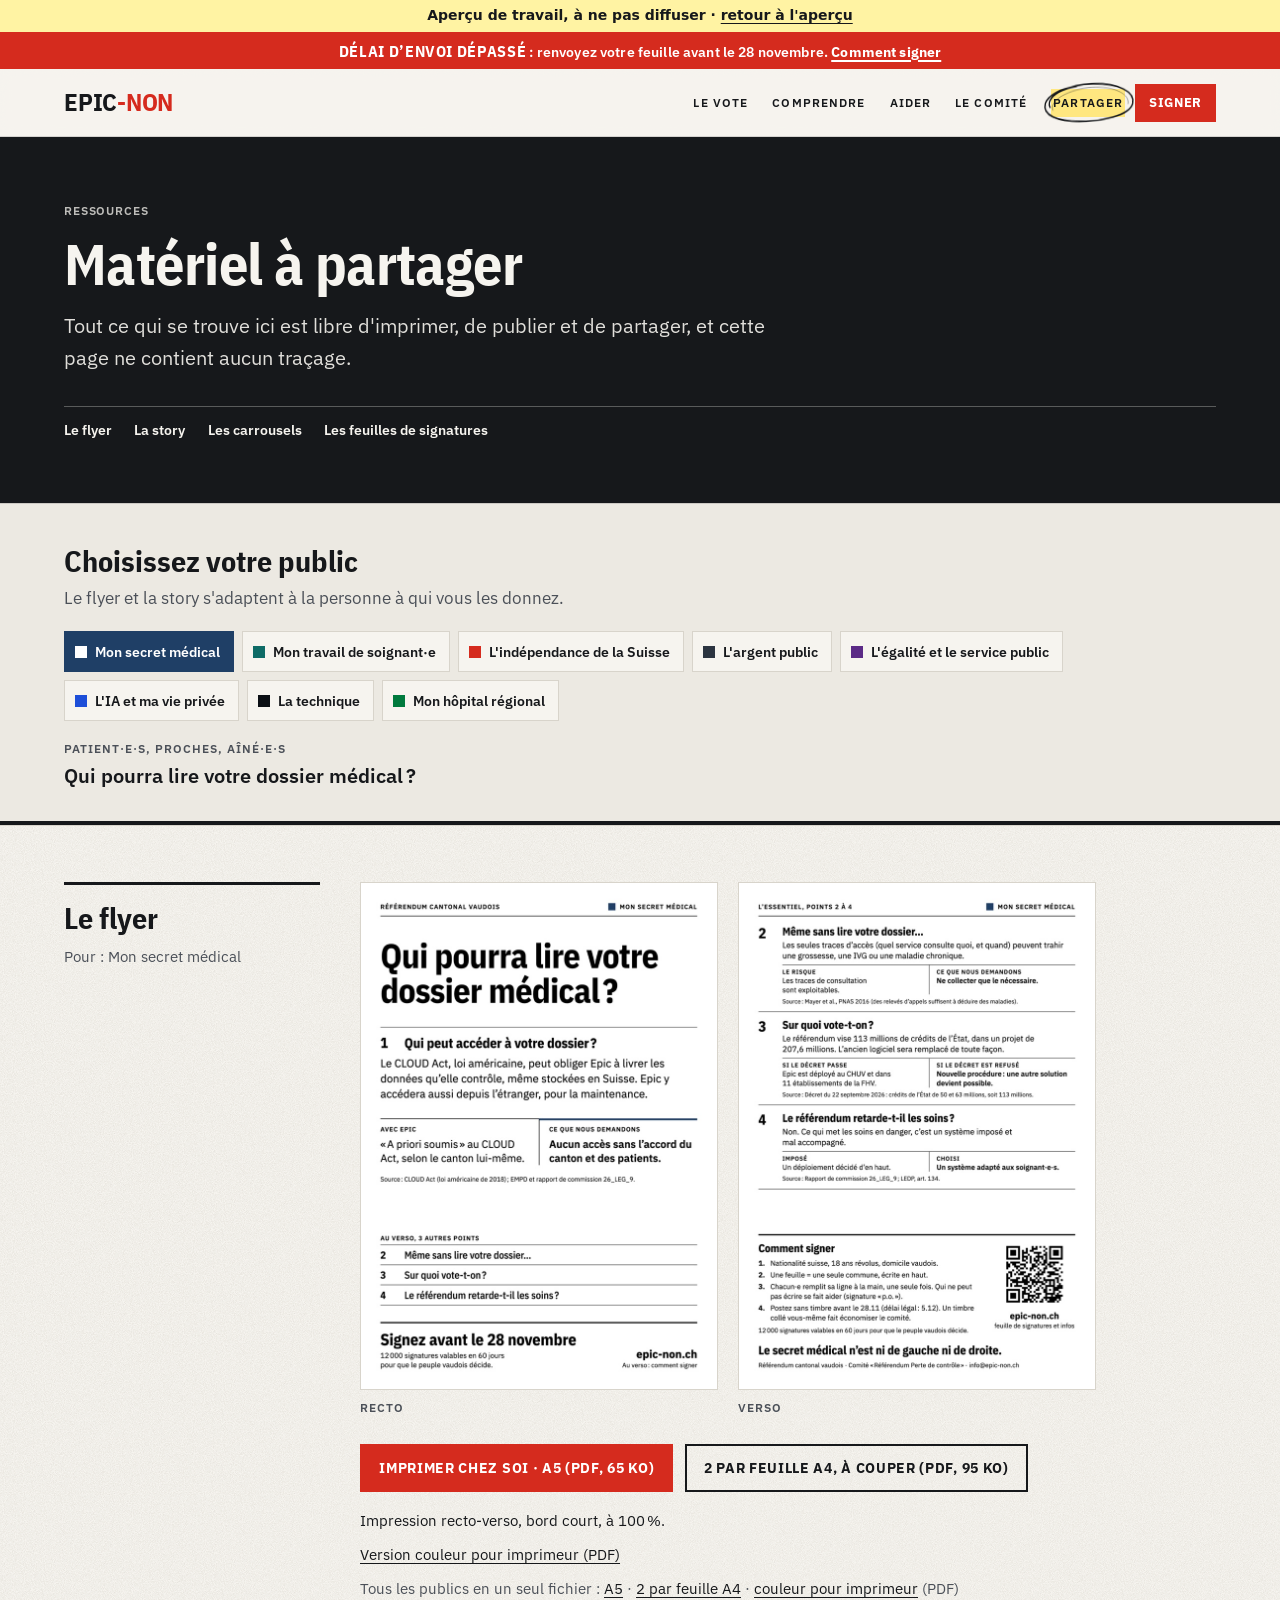
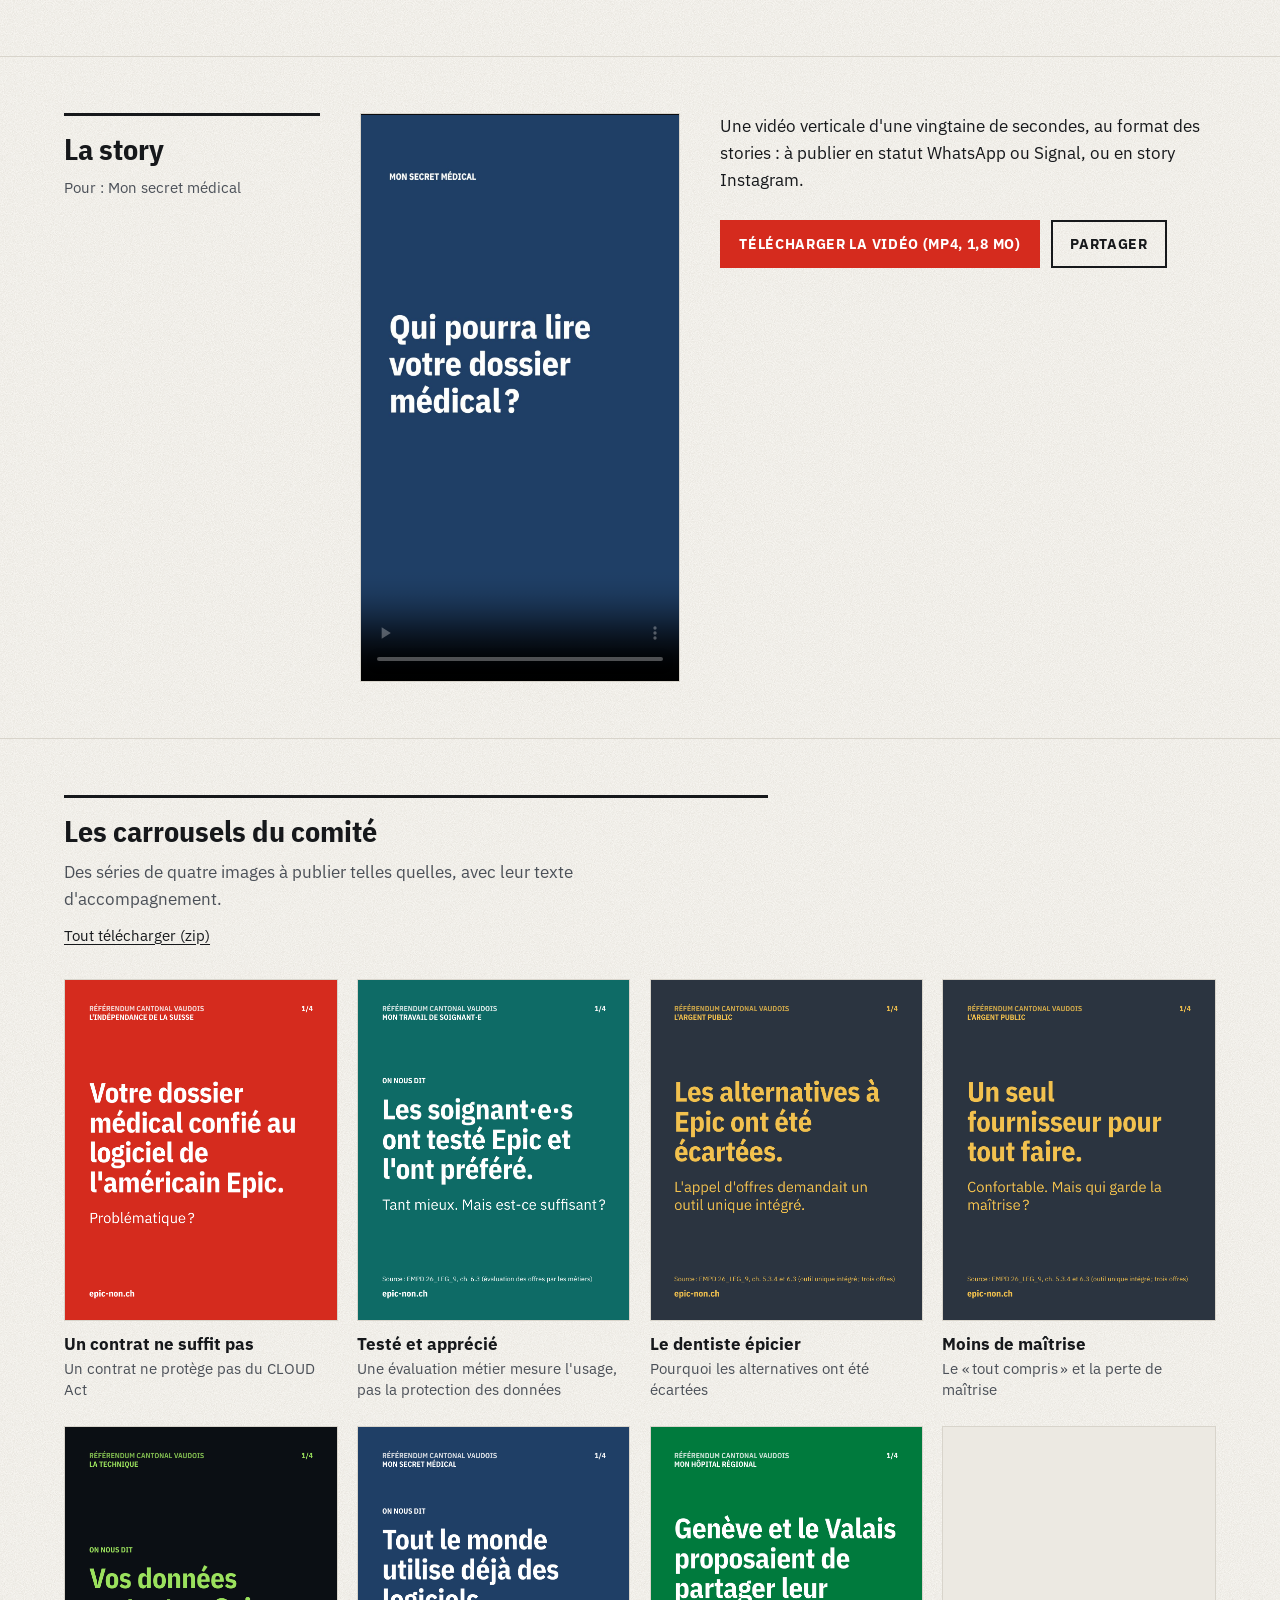
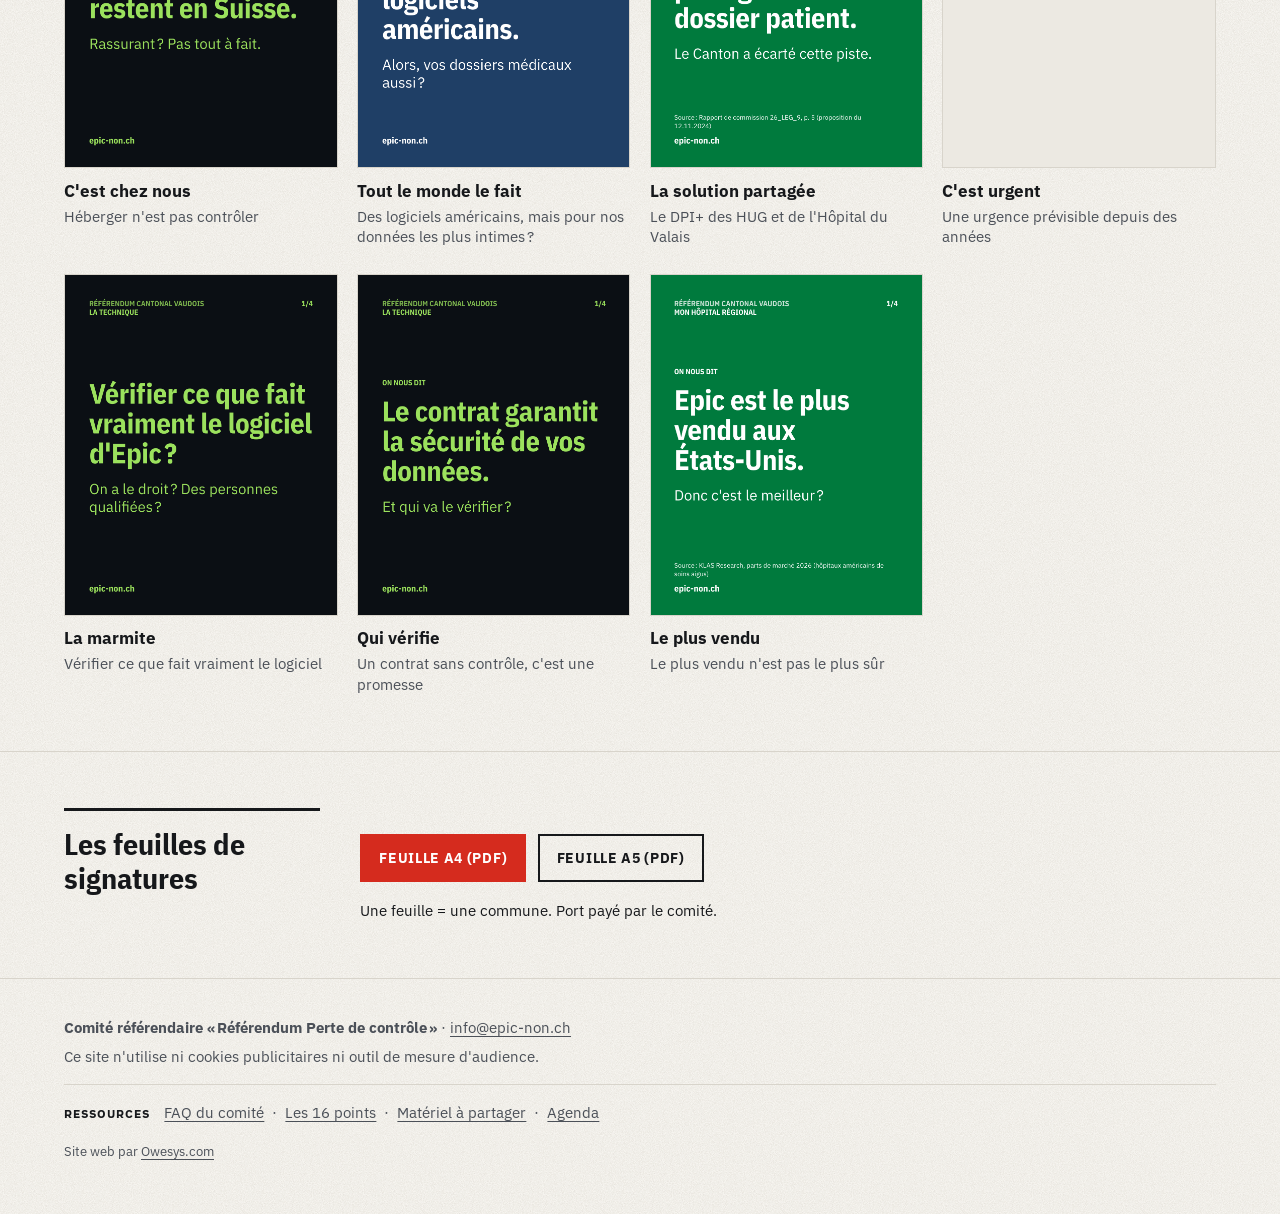
<file: site/partager.html>
<!doctype html>
<html lang="fr-CH">
<head>
<meta charset="utf-8">
<meta name="robots" content="noindex, nofollow">
<meta name="viewport" content="width=device-width, initial-scale=1">
<title>Matériel à partager · EPIC-NON</title>
<meta name="description" content="Flyers à imprimer, stories vidéo, carrousels et feuilles de signatures du comité référendaire EPIC-NON. Libres d'imprimer, de publier et de partager, sans traçage.">
<meta name="theme-color" content="#D52B1E">
<link rel="stylesheet" href="style.css?v=14">
<link rel="stylesheet" href="css/fonts.css?v=14">
<link rel="stylesheet" href="css/a-foundation.css?v=25">
<link rel="stylesheet" href="css/b-hero.css?v=14">
<link rel="stylesheet" href="css/c-components.css?v=15">
<link rel="stylesheet" href="css/d-flow-sign.css?v=20">
<link rel="stylesheet" href="css/e-pages.css?v=17">
<link rel="stylesheet" href="css/g-partager.css?v=15">
</head>
<body class="page-partager">
<style>@media print{.preview-banner{display:none!important}}.bare .preview-banner,.embed .preview-banner{display:none!important}</style><div class="preview-banner" style="position:sticky;top:0;z-index:99;background:#fff3a3;color:#16181B;font:600 14px/1.4 system-ui,sans-serif;padding:6px 16px;text-align:center">Aperçu de travail, à ne pas diffuser · <a href="../index.html" style="color:inherit">retour à l'aperçu</a></div>
<a class="skip" href="#contenu">Aller au contenu</a>
<div class="deadline" role="note"><span data-days-left>Dernière ligne droite</span> : renvoyez votre feuille avant le 28 novembre. <a href="index.html#signer">Comment signer</a></div>

<header class="site-header">
  <div class="wrap">
    <a class="brand" href="index.html">EPIC<span>-NON</span></a>
    <nav class="nav" aria-label="Navigation principale">
      <a href="index.html#vote">Le vote</a>
      <a href="comprendre.html">Comprendre</a>
      <a href="index.html#aider">Aider</a>
      <a href="index.html#comite">Le comité</a>
      <a class="nav-share" href="partager.html" aria-current="page">Partager</a>
      <a class="btn btn-signal" href="index.html#signer">Signer</a>
    </nav>
  </div>
</header>

<main id="contenu">
<section class="pp-head">
  <div class="wrap">
    <p class="kicker">Ressources</p>
    <h1>Matériel à partager</h1>
    <p class="lead">Tout ce qui se trouve ici est libre d'imprimer, de publier et de partager, et cette page ne contient aucun traçage.</p>
    <nav class="pp-toc" aria-label="Sur cette page">
      <a href="#flyer">Le flyer</a>
      <a href="#story">La story</a>
      <a href="#carrousels">Les carrousels</a>
      <a href="#feuilles">Les feuilles de signatures</a>
    </nav>
  </div>
</section>

<section class="pp-public" aria-labelledby="pp-public-h">
  <div class="wrap">
    <h2 id="pp-public-h" class="pp-h">Choisissez votre public</h2>
    <p class="pp-note">Le flyer et la story s'adaptent à la personne à qui vous les donnez.</p>
    <div class="pp-chips" id="pp-chips" role="group" aria-label="Public visé"></div>
    <p class="pp-hook" id="pp-hook" aria-live="polite"></p>
  </div>
</section>

<section class="pp-sec" id="flyer" aria-labelledby="flyer-h">
  <div class="wrap pp-grid">
    <div class="pp-side">
      <h2 id="flyer-h" class="pp-h">Le flyer</h2>
      <p class="pp-for" data-seg-label></p>
    </div>
    <div class="pp-main">
      <div class="pp-sheets">
        <figure><img id="pp-recto" alt="" width="719" height="1020" decoding="async"><figcaption>Recto</figcaption></figure>
        <figure><img id="pp-verso" alt="" width="719" height="1020" decoding="async" loading="lazy"><figcaption>Verso</figcaption></figure>
      </div>
      <div class="pp-actions">
        <a class="btn btn-signal" id="pp-a5" href="#" download>Imprimer chez soi · A5 (PDF)</a>
        <a class="btn" id="pp-a4" href="#" download>2 par feuille A4, à couper (PDF)</a>
      </div>
      <p class="pp-help">Impression recto-verso, bord court, à 100&#8239;%.</p>
      <p class="pp-quiet"><a id="pp-couleur" href="#" download>Version couleur pour imprimeur (PDF)</a></p>
      <p class="pp-quiet pp-all">Tous les publics en un seul fichier : <a id="pp-all-a5" href="#" download>A5</a> · <a id="pp-all-a4" href="#" download>2 par feuille A4</a> · <a id="pp-all-couleur" href="#" download>couleur pour imprimeur</a> (PDF)</p>
    </div>
  </div>
</section>

<section class="pp-sec" id="story" aria-labelledby="story-h">
  <div class="wrap pp-grid">
    <div class="pp-side">
      <h2 id="story-h" class="pp-h">La story</h2>
      <p class="pp-for" data-seg-label></p>
    </div>
    <div class="pp-main pp-story">
      <div class="pp-frame">
        <video id="pp-video" controls playsinline preload="none" width="1080" height="1920"></video>
      </div>
      <div class="pp-story-text">
        <p>Une vidéo verticale d'une vingtaine de secondes, au format des stories : à publier en statut WhatsApp ou Signal, ou en story Instagram.</p>
        <div class="pp-actions">
          <a class="btn btn-signal" id="pp-mp4" href="#" download>Télécharger la vidéo (MP4)</a>
          <button class="btn" id="pp-share" type="button" hidden>Partager</button>
        </div>
        <p class="pp-status" id="pp-share-status" aria-live="polite"></p>
      </div>
    </div>
  </div>
</section>

<section class="pp-sec" id="carrousels" aria-labelledby="carrousels-h">
  <div class="wrap">
    <div class="pp-sec-head">
      <h2 id="carrousels-h" class="pp-h">Les carrousels du comité</h2>
      <p>Des séries de quatre images à publier telles quelles, avec leur texte d'accompagnement.</p>
      <p class="pp-quiet" id="pp-all-zip-row" hidden><a id="pp-all-zip" href="#" download>Tout télécharger (zip)</a></p>
    </div>
    <ul class="pp-cards" id="pp-cards"></ul>
  </div>
</section>

<section class="pp-sec" id="feuilles" aria-labelledby="feuilles-h">
  <div class="wrap pp-grid">
    <div class="pp-side">
      <h2 id="feuilles-h" class="pp-h">Les feuilles de signatures</h2>
    </div>
    <div class="pp-main">
      <div class="pp-actions">
        <a class="btn btn-signal" id="pp-f-a4" href="https://epic-non.ch/files/referendum-perte-de-controle-signature-A4-affranchie-final.pdf">Feuille A4 (PDF)</a>
        <a class="btn" id="pp-f-a5" href="https://epic-non.ch/files/referendum-perte-de-controle-signature-A5-affranchie-final.pdf">Feuille A5 (PDF)</a>
      </div>
      <p class="pp-help">Une feuille = une commune. Port payé par le comité.</p>
    </div>
  </div>
</section>
</main>

<dialog class="pp-viewer" id="pp-viewer" aria-labelledby="pp-v-title">
  <div class="pp-v-bar">
    <h2 id="pp-v-title"></h2>
    <button class="pp-v-close" type="button" id="pp-v-close">Fermer</button>
  </div>
  <p class="pp-v-sub" id="pp-v-sub"></p>
  <div class="pp-v-stage" id="pp-v-stage">
    <img id="pp-v-img" alt="">
    <p class="pp-v-empty" id="pp-v-empty" hidden>Images bientôt disponibles.</p>
  </div>
  <div class="pp-v-nav" id="pp-v-nav">
    <button class="btn" type="button" id="pp-v-prev">Précédente</button>
    <span id="pp-v-count" aria-live="polite"></span>
    <button class="btn" type="button" id="pp-v-next">Suivante</button>
  </div>
  <div class="pp-actions">
    <a class="btn btn-signal" id="pp-v-zip" href="#" download>Télécharger (zip)</a>
  </div>
  <details class="pp-v-caption" id="pp-v-details">
    <summary>Texte d'accompagnement</summary>
    <div class="pp-v-text" id="pp-v-text"></div>
    <div class="pp-copy-row">
      <button class="btn" type="button" id="pp-v-copy">Copier le texte</button>
      <span class="pp-status" id="pp-v-copied" aria-live="polite"></span>
    </div>
  </details>
</dialog>

<footer class="site-footer">
  <div class="wrap">
    <p><strong>Comité référendaire «&#8239;Référendum Perte de contrôle&#8239;»</strong> · <a href="mailto:info@epic-non.ch">info@epic-non.ch</a></p>
    <p>Ce site n'utilise ni cookies publicitaires ni outil de mesure d'audience.</p>
    <nav class="footer-res" aria-label="Ressources"><b>Ressources</b> <a href="faq.html">FAQ du comité</a> · <a href="comprendre.html">Les 16 points</a> · <a href="partager.html" aria-current="page">Matériel à partager</a> · <a href="https://mobilisons.ch/@epicnon/events">Agenda</a></nav>
    <p class="credit">Site web par <a href="https://owesys.com" rel="noopener">Owesys.com</a></p>
  </div>
</footer>
<script type="module" src="site.js?v=18"></script>
<script type="module" src="js/a-header.js?v=21"></script>
<script type="module" src="js/e-pages.js?v=14"></script>
<script type="module" src="js/partager.js?v=15"></script>
</body>
</html>
</file>
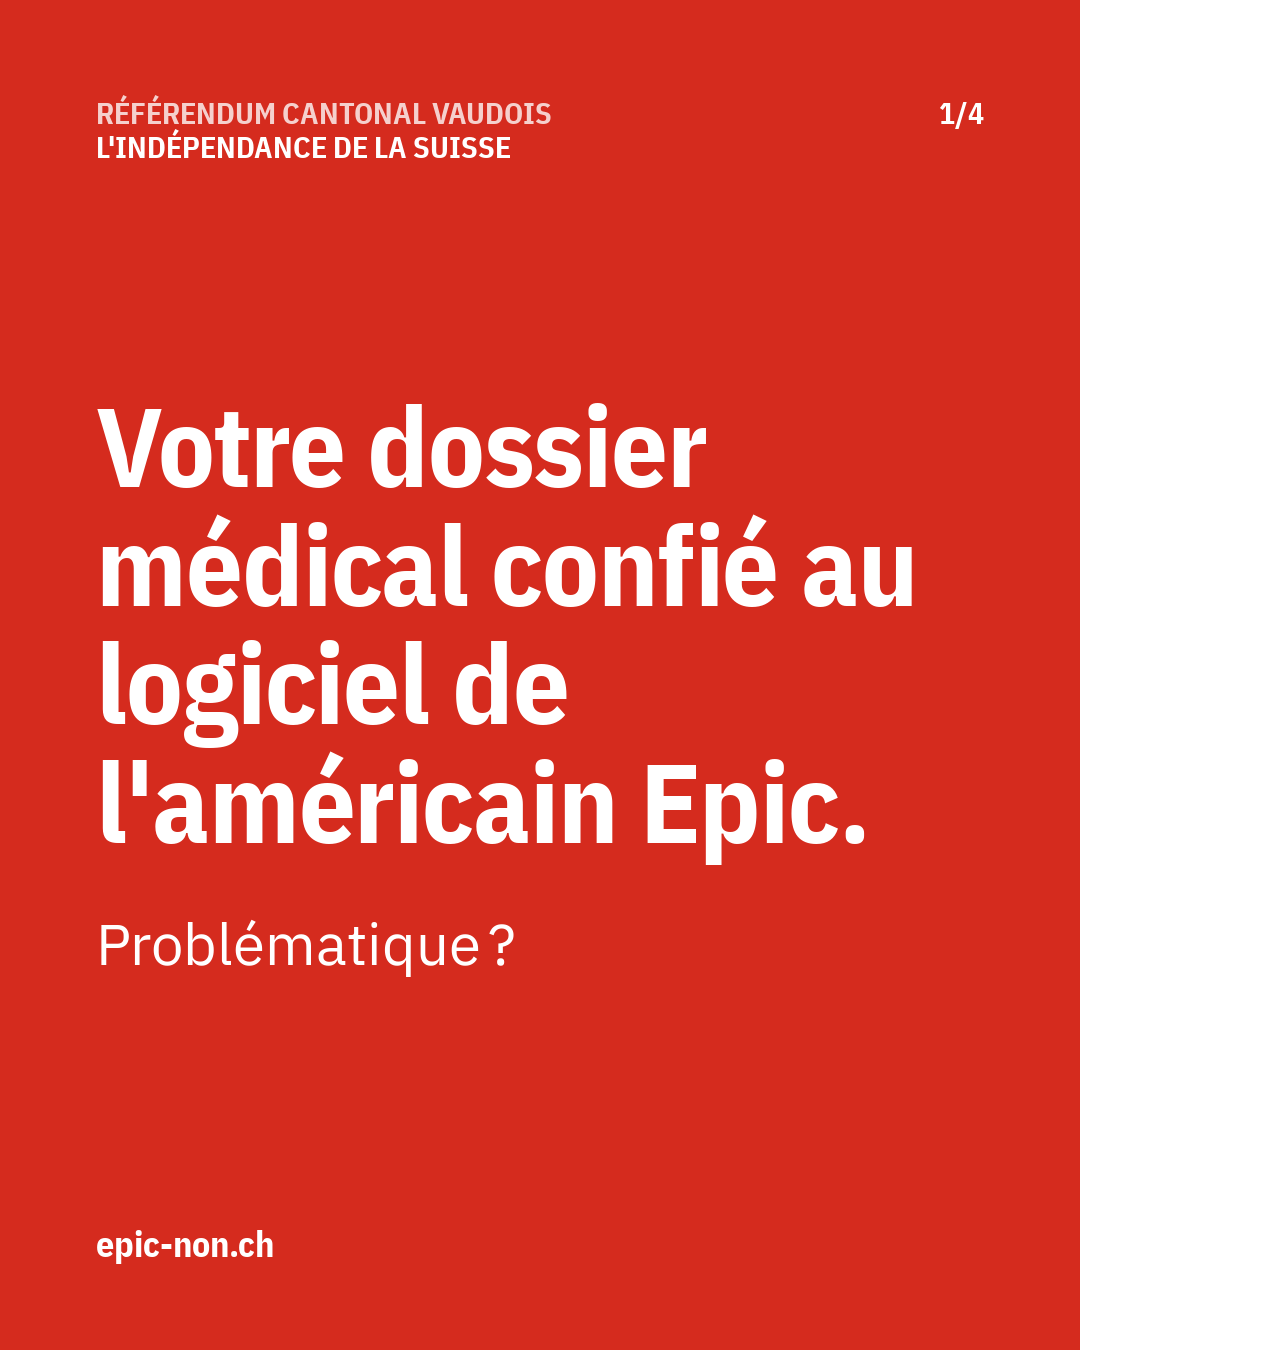
<file: systeme/flyer/carousel.html>
<!doctype html>
<html lang="fr-CH">
<head>
<meta charset="utf-8">
<meta name="robots" content="noindex, nofollow">
<meta name="viewport" content="width=device-width, initial-scale=1">
<title>Carrousels · EPIC-NON</title>
<link rel="stylesheet" href="../fonts/fonts.css">
<!--
  One 1080x1350 (4:5) carousel slide per URL, drawn as a still of the animated stories (flyer/motion.html):
  same segment colour fields, Plex Sans Condensed 700 display / Plex Sans text, same caps labels and cards.

    ?c=<carousel id>&n=<1..4>   one slide, nothing else (tools/render-carousels.py screenshots it)
    ?all=1                      contact sheet of every carousel
    ?data=<same-origin url>     test data instead of ../data/points.json

  Data: points.json top-level "carrousels" (merge plan §C.1). Slide kinds:
    fait (alias accroche)   claim or question on the carousel's first segment colour (story hook)
    hic                     « Voici le hic » + explanation card on paper (story compare)
    demande (alias analogie) reframing + analogy on the segment tint (story point)
    signer                  shared call to sign on signal red, generated from "campaign" (story CTA)
  In a title, « | » marks where the accent starts (« Héberger | n'est pas contrôler. »).
  Text is fitted inside its safe area; anything still too long sets data-overflow on the slide and on <body>
<style>@media print{.preview-banner{display:none!important}}.bare .preview-banner,.embed .preview-banner{display:none!important}</style><div class="preview-banner" style="position:sticky;top:0;z-index:99;background:#fff3a3;color:#16181B;font:600 14px/1.4 system-ui,sans-serif;padding:6px 16px;text-align:center">Aperçu de travail, à ne pas diffuser · <a href="../../index.html" style="color:inherit">retour à l'aperçu</a></div>.
-->
<style>
  :root { --paper: #F6F4EF; --ink: #16181B; --inkSoft: #4B5058; --card: #ECEAE4; --signal: #D52B1E; --signalInk: #FFFFFF; }
  html, body { margin: 0; }
  body { background: #111; color: #eee; font: 14px/1.4 'IBM Plex Sans', system-ui, sans-serif; }
  body.one { background: transparent; overflow: hidden; }

  /* ---- Slide: 1080x1350, PAD 96 as in the stories ---- */
  .slide { position: relative; width: 1080px; height: 1350px; box-sizing: border-box; padding: 96px 96px 88px;
    display: flex; flex-direction: column; overflow: hidden; background: var(--bg); color: var(--fg);
    font-family: 'IBM Plex Sans', 'Helvetica Neue', Arial, sans-serif; -webkit-font-smoothing: antialiased; }
  .caps { font: 700 30px/1.12 'IBM Plex Sans Condensed', 'Arial Narrow', Arial, sans-serif; text-transform: uppercase; margin: 0; }
  .disp { font-family: 'IBM Plex Sans Condensed', 'Arial Narrow', Arial, sans-serif; font-weight: 700; margin: 0; }
  .txt { font-family: 'IBM Plex Sans', 'Helvetica Neue', Arial, sans-serif; font-weight: 400; margin: 0; }
  .acc { color: var(--accent); }
  [style*="--rule"] .acc { color: inherit; text-decoration: underline; text-decoration-color: var(--rule); text-decoration-thickness: .12em; text-underline-offset: .14em; text-decoration-skip-ink: none; }

  .hd { display: flex; justify-content: space-between; align-items: flex-start; gap: 32px; flex: none; }
  .hd .who { color: var(--head); }
  .hd .who span { display: block; }
  .hd .who .ref { opacity: .78; }
  .hd .ct { color: var(--head); font-variant-numeric: tabular-nums; white-space: nowrap; }

  /* Safe area: everything between header and footer must fit here. */
  .safe { flex: 1 1 auto; min-height: 0; display: flex; flex-direction: column; overflow: hidden; }
  .k-fait .safe, .k-signer .safe { justify-content: center; padding: 56px 0 40px; }
  .k-hic .safe, .k-demande .safe { padding-top: 120px; }

  .lab { color: var(--accent); margin-bottom: 36px; }
  .title { letter-spacing: -0.01em; }
  .card { background: var(--cardBg); padding: 56px 48px 60px; margin-top: 64px; }

  .ft { flex: none; display: flex; flex-direction: column; gap: 22px; margin-top: 40px; }
  .src { font: 400 26px/1.3 'IBM Plex Sans', 'Helvetica Neue', Arial, sans-serif; color: var(--soft); margin: 0; }
  .url { color: var(--head); white-space: nowrap; font-size: 36px; line-height: 1; }
  .nw { white-space: nowrap; }
  .k-signer .bigurl { white-space: nowrap; margin-top: 64px; }

  /* ---- Contact sheet ---- */
  .sheet { padding: 24px; }
  .sheet h2 { font: 600 16px/1.3 'IBM Plex Sans', sans-serif; margin: 28px 0 10px; color: #ddd; }
  .sheet h2 small { color: #999; font-weight: 400; }
  .row { display: flex; gap: 14px; flex-wrap: wrap; }
  .thumb { width: 324px; height: 405px; overflow: hidden; position: relative; outline: 1px solid #333; }
  .thumb .slide { transform: scale(.3); transform-origin: 0 0; position: absolute; left: 0; top: 0; }
  .thumb[data-overflow] { outline: 4px solid #ff3b30; }
  .warn { color: #ffb4a8; font-size: 13px; margin: 6px 0 0; }
  .err { padding: 40px; color: #ffb4a8; font: 600 22px/1.4 'IBM Plex Sans', sans-serif; white-space: pre-wrap; }
</style>
</head>
<body>
<div id="stage"></div>
<script type="module">
const params = new URLSearchParams(location.search);
const W = 1080, H = 1350;
const MONTHS = ['janvier', 'février', 'mars', 'avril', 'mai', 'juin', 'juillet', 'août', 'septembre', 'octobre', 'novembre', 'décembre'];
const KIND = { fait: 'fait', accroche: 'fait', hic: 'hic', demande: 'demande', analogie: 'demande', signer: 'signer' };
const LABEL = { hic: 'Voici le hic', demande: 'Ce que nous demandons', analogie: 'Autrement dit' };
const $ = s => document.querySelector(s);
const esc = s => String(s ?? '').replace(/[&<>"]/g, c => ({ '&': '&amp;', '<': '&lt;', '>': '&gt;', '"': '&quot;' }[c]));

// fr-CH typography: narrow no-break space (U+202F) before ? ! : ; and inside « ». Idempotent.
const fr = s => String(s ?? '')
  .replace(/[ \u00A0\u202F]+([?!:;»])/g, '\u202F$1')
  .replace(/«[ \u00A0\u202F]+/g, '«\u202F')
  // Keep a number with its unit or month on one line (« 28 novembre », « 43,7 % », « 207,6 millions »).
  .replace(/(\d) (?=(janvier|février|mars|avril|mai|juin|juillet|août|septembre|octobre|novembre|décembre|%|millions?|milliards?|francs|ans|logiciels)(?![\p{L}]))/gu, '$1\u00A0');
// Escaped, typeset text; hyphenated words never break at the hyphen (the stories wrap on spaces only).
const h = s => esc(fr(s)).replace(/[^\s\u202F]*\p{L}-\p{L}[^\s\u202F]*/gu, w => `<span class="nw">${w}</span>`);
const day = iso => { const [, m, d] = String(iso).split('-').map(Number); return `${d === 1 ? '1er' : d} ${MONTHS[m - 1]}`; };

// Data: same origin only, so a test URL can never make the page fetch from elsewhere.
function sameOrigin(u) { const url = new URL(u, location.href); if (url.origin !== location.origin) throw new Error('data: même origine uniquement'); return url.href; }
const getJSON = u => fetch(sameOrigin(u), { cache: 'no-store' }).then(r => { if (!r.ok) throw new Error(`${u} : HTTP ${r.status}`); return r.json(); });

let tokens, lib;
try {
  [tokens, lib] = await Promise.all([getJSON('../data/tokens.json'), getJSON(params.get('data') || '../data/points.json')]);
  if (!Array.isArray(lib.carrousels) || !lib.carrousels.length) throw new Error('points.json ne contient pas de tableau « carrousels » (plan §C.1).');
} catch (e) {
  $('#stage').innerHTML = `<div class="err">${esc(e.message)}</div>`;
  document.body.dataset.overflow = 'error: ' + e.message; window.__ready = true; throw e;
}
const C = tokens.color, defs = lib.carrouselDefaults || {}, camp = lib.campaign;
const byId = Object.fromEntries(lib.points.map(p => [p.id, p]));
const labels = { ...LABEL, ...(defs.labels || {}) };

// Colours of a segment, resolved exactly as motion.html does.
function palette(seg) {
  const c = tokens.segments[seg];
  if (!c) throw new Error('Segment inconnu : ' + seg);
  const dark = c.primary === '#0B0F14';                 // technique: black field, phosphor green on it
  // A near-grey primary (argent: slate) does not stand out from ink on paper: the accent words then
  // keep the ink and get a rule in the segment's second colour (amber) instead.
  const rgb = [1, 3, 5].map(i => parseInt(c.primary.slice(i, i + 2), 16));
  const grey = !dark && Math.max(...rgb) - Math.min(...rgb) < 40;
  return { ...c, accent: dark ? '#2F6B12' : c.primary, rule: grey ? c.onPrimary : '' };
}

// Title with optional « | » accent split; the accent part takes --accent.
function titleHTML(t, accent = true) {
  const [a, b] = String(t).split('|').map(x => x.trim());
  if (b === undefined || !accent) return h(b === undefined ? a : `${a} ${b}`);
  return `${h(a)} <span class="acc">${h(b)}</span>`;
}

// Source line: a point id resolves to that point's source text; anything else is printed as given.
function sourceText(src, problems) {
  if (!src) return '';
  if (/^[a-z0-9-]+$/.test(src)) {
    const p = byId[src];
    if (!p) { problems.push(`source « ${src} » : point absent de la bibliothèque`); return ''; }
    if (p.source?.tbc) problems.push(`tbc source ${src} : ${p.source.tbc}`);
    return p.source?.text || '';
  }
  return src;
}

const fitSpec = {   // [max px, min px, line-height] per role and kind; sizes from the stories at the same 1080 width
  fait:    { title: [112, 76, 1.06], text: [58, 42, 1.22] },
  hic:     { title: [86, 60, 1.1], text: [52, 38, 1.28] },
  demande: { title: [92, 64, 1.08], text: [58, 40, 1.25] },
  signer:  { lead: [64, 48, 1.1], title: [112, 80, 1.04], text: [48, 36, 1.3], url: [104, 80, 1] },
};

function slideHTML(car, n) {
  const slide = car.slides[n - 1];
  if (!slide) throw new Error(`Carrousel ${car.id} : pas de diapositive ${n}`);
  const kind = KIND[slide.kind];
  if (!kind) throw new Error(`Carrousel ${car.id}/${n} : type inconnu « ${slide.kind} »`);
  const seg = (car.segments || [])[0];
  const pal = palette(seg), problems = [];
  const total = car.slides.length;
  let bg, fg, head, soft, accent, cardBg = pal.tint, body = '';
  const src = fr(sourceText(slide.source, problems));
  const fit = (role, cls, html, tag = 'p') => `<${tag} class="${cls} fit" data-role="${role}">${html}</${tag}>`;

  if (kind === 'fait') {
    bg = pal.primary; fg = pal.onPrimary; head = pal.onPrimary; soft = pal.onPrimary; accent = pal.onPrimary;
    body = (slide.label ? `<p class="caps lab">${h(slide.label)}</p>` : '')
      + fit('title', 'disp title', titleHTML(slide.title, false), 'h1')
      + (slide.text ? `<div class="gap"></div>` + fit('text', 'txt', h(slide.text)) : '');
  } else if (kind === 'hic') {
    bg = C.paper; fg = C.ink; head = C.inkSoft; soft = C.inkSoft; accent = pal.accent;
    body = `<p class="caps lab">${h(slide.label || labels.hic)}</p>`
      + fit('title', 'disp title', titleHTML(slide.title), 'h1')
      + (slide.text ? `<div class="card">${fit('text', 'txt', h(slide.text))}</div>` : '');
  } else if (kind === 'demande') {
    bg = pal.tint; fg = C.ink; head = C.inkSoft; soft = C.inkSoft; accent = pal.accent;
    body = `<p class="caps lab">${h(slide.label || labels[slide.kind] || labels.demande)}</p>`
      + fit('title', 'disp title', titleHTML(slide.title), 'h1')
      + (slide.text ? `<div class="gap"></div>` + fit('text', 'txt', h(slide.text)) : '');
  } else {
    // Shared call to sign (user decision 4), generated from campaign data; never from per-carousel text.
    bg = C.signal; fg = C.signalInk; head = C.signalInk; soft = C.signalInk; accent = C.signalInk;
    const legal = camp.legalDeadline ? ` (délai officiel : ${day(camp.legalDeadline)})` : '';
    body = fit('lead', 'disp', esc(fr('Suisse·sse et domicilié·e dans le canton de Vaud ?')))
      + `<div class="gap"></div>` + fit('title', 'disp title', esc(fr('Signez et faites signer le référendum')), 'h1')
      + `<div class="gap"></div>` + fit('text', 'txt', esc(fr(`Feuille sans timbre à télécharger sur `)) + `<span class="nw">${esc(camp.url)}</span>` + esc(fr(`, à renvoyer avant le ${day(camp.deadline)}${legal}.`)))
      + fit('url', 'disp bigurl', esc(camp.url));
  }
  // Word caps from the data spec (informational: reported, never cut).
  const f = defs.format || {};
  const words = s => String(s || '').split(/[\s|]+/).filter(w => /[\p{L}\p{N}]/u.test(w)).length;
  if (kind !== 'signer' && f.titleMaxWords && words(slide.title) > f.titleMaxWords) problems.push(`titre : ${words(slide.title)} mots > ${f.titleMaxWords}`);
  if (kind !== 'signer' && f.textMaxWords && words(slide.text) > f.textMaxWords) problems.push(`texte : ${words(slide.text)} mots > ${f.textMaxWords}`);
  if (slide.fix?.type === 'tbc') problems.push(`tbc : ${slide.fix.why}`);
  // Wordings the fact-check or the tone decision removed: a hard error, like an overflow.
  const banned = /petit bonhomme orange|contrat bidon|dirigeants étrangers|pré-?affranchie|dix ans|10 ans/i;
  const shown = [slide.label, slide.title, slide.text].join(' ');
  const bannedHit = shown.match(banned)?.[0] || '';

  const rule = (kind === 'hic' || kind === 'demande') && pal.rule ? `;--rule:${pal.rule}` : '';
  const style = `--bg:${bg};--fg:${fg};--head:${head};--soft:${soft};--accent:${accent};--cardBg:${cardBg}${rule}`;
  const segLabel = tokens.segments[seg].label;
  return `<section class="slide k-${kind}" style="${style}" data-c="${esc(car.id)}" data-n="${n}" data-kind="${kind}" data-notes="${esc(problems.join(' | '))}"${bannedHit ? ` data-banned="${esc(bannedHit)}"` : ''}>
    <header class="hd"><p class="caps who"><span class="ref">Référendum cantonal vaudois</span><span>${esc(fr(segLabel))}</span></p><p class="caps ct">${n}/${total}</p></header>
    <main class="safe">${body}</main>
    <footer class="ft">${src ? `<p class="src">Source\u202F: ${h(src)}</p>` : ''}${kind === 'signer' ? '' : `<p class="disp url">${esc(camp.url)}</p>`}</footer>
  </section>`;
}

// Fit: scale every fitted block of a slide together (keeps the hierarchy) from max down to its min,
// until the safe area holds its content. Measured with layout sizes, so it works inside scaled thumbnails.
function fitSlide(el) {
  const kind = el.dataset.kind, spec = fitSpec[kind];
  const blocks = [...el.querySelectorAll('.fit')];
  const gaps = [...el.querySelectorAll('.gap')];
  const safe = el.querySelector('.safe');
  const apply = k => {
    blocks.forEach(b => {
      const [max, min, lh] = spec[b.dataset.role];
      const px = Math.max(min, Math.round(max * k));
      b.style.fontSize = px + 'px'; b.style.lineHeight = lh;
    });
    gaps.forEach(g => { g.style.height = Math.round(48 * k) + 'px'; });
  };
  const content = () => [...safe.children].reduce((h, c) => {
    const cs = getComputedStyle(c);
    return h + c.offsetHeight + parseFloat(cs.marginTop) + parseFloat(cs.marginBottom);
  }, 0) + parseFloat(getComputedStyle(safe).paddingTop) + parseFloat(getComputedStyle(safe).paddingBottom);
  const tooWide = () => blocks.some(b => b.scrollWidth > b.clientWidth + 1);
  let k = 1;
  apply(k);
  while ((content() > safe.clientHeight + 0.5 || tooWide()) && k > 0.6) { k -= 0.02; apply(k); }
  // A title that needs more room than its role allows also breaks the type scale: flag it too.
  const over = content() > safe.clientHeight + 0.5 || tooWide() || el.scrollHeight > H + 0.5;
  if (over) el.dataset.overflow = `+${Math.ceil(content() - safe.clientHeight)} px`;
  if (el.dataset.banned) { el.dataset.overflow = `formulation écartée « ${el.dataset.banned} »`; return true; }
  el.dataset.scale = k.toFixed(2);
  return over;
}

await Promise.all(["700 100px 'IBM Plex Sans Condensed'", "400 100px 'IBM Plex Sans'"].map(f => document.fonts.load(f, 'AÀÉÈÇÔŒœàéèêëçôûüîï’«»0123456789·')));
await document.fonts.ready;

const stage = $('#stage');
const report = [];
try {
  if (params.get('all') === '1') {
    stage.className = 'sheet';
    stage.innerHTML = lib.carrousels.map(car => `<h2>${esc(car.id)} · ${esc(fr(car.title))} <small>${esc(car.slug)} · ${esc((car.segments || [])[0])} · ${esc(car.status || '')}</small></h2>
      <div class="row">${car.slides.map((_, i) => `<div class="thumb">${slideHTML(car, i + 1)}</div>`).join('')}</div><p class="warn" data-for="${esc(car.id)}"></p>`).join('');
    stage.querySelectorAll('.slide').forEach(s => {
      if (fitSlide(s)) { s.parentElement.dataset.overflow = s.dataset.overflow; report.push(`${s.dataset.c}/${s.dataset.n} ${s.dataset.overflow}`); }
    });
    stage.querySelectorAll('.warn').forEach(w => {
      const notes = [...stage.querySelectorAll(`.slide[data-c="${w.dataset.for}"]`)].map(s => [s.dataset.n, s.dataset.overflow ? 'DÉBORDE ' + s.dataset.overflow : '', s.dataset.notes].filter(Boolean)).filter(x => x.length > 1).map(x => x.join(' · '));
      w.textContent = notes.join('  —  ');
    });
  } else {
    const id = params.get('c') || lib.carrousels[0].id, n = +(params.get('n') || 1);
    const car = lib.carrousels.find(c => c.id === id);
    if (!car) throw new Error('Carrousel inconnu : ' + id);
    document.body.classList.add('one');
    stage.innerHTML = slideHTML(car, n);
    const s = stage.firstElementChild;
    if (fitSlide(s)) report.push(`${id}/${n} ${s.dataset.overflow}`);
    document.body.dataset.notes = s.dataset.notes;
    document.body.dataset.scale = s.dataset.scale;
  }
} catch (e) {
  stage.innerHTML = `<div class="err">${esc(e.message)}</div>`;
  report.push('error: ' + e.message);
}
document.body.dataset.overflow = report.length ? report.join(' | ') : 'none';   // read by tools/render-carousels.py
window.__overflow = report;
window.__ready = true;
</script>
</body>
</html>
</file>
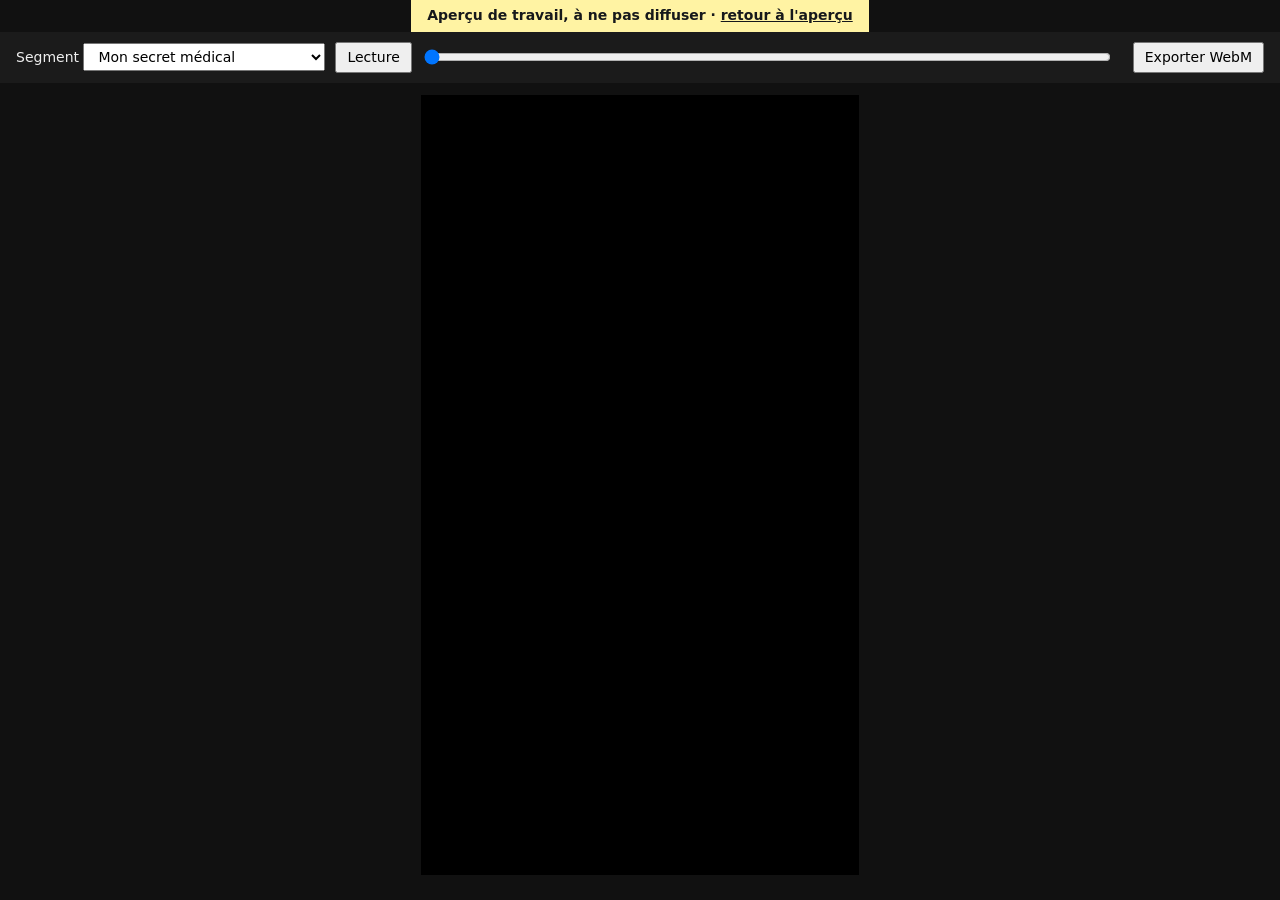
<file: systeme/flyer/motion.html>
<!doctype html>
<html lang="fr-CH">
<head>
<meta charset="utf-8">
<meta name="robots" content="noindex, nofollow">
<meta name="viewport" content="width=device-width, initial-scale=1">
<title>Flyer animé · EPIC-NON</title>
<link rel="stylesheet" href="../fonts/fonts.css">
<style>
  body { margin: 0; background: #111; color: #eee; font: 14px/1.4 system-ui, sans-serif; display: flex; flex-direction: column; align-items: center; }
  .bar { display: flex; gap: 10px; align-items: center; flex-wrap: wrap; padding: 10px 16px; width: 100%; box-sizing: border-box; background: #1b1b1b; position: sticky; top: 0; }
  .bar select, .bar button { font: inherit; padding: 4px 10px; }
  #scrub { flex: 1; min-width: 200px; }
  canvas { height: calc(100vh - 120px); max-width: 95vw; aspect-ratio: 9 / 16; margin: 12px; background: #000; }
  .meta { font-variant-numeric: tabular-nums; color: #aaa; }
  /* Embed mode (?embed=1): canvas only, fills the frame, loops. Used by the studio. */
  body.embed { background: transparent; overflow: hidden; }
  body.embed .bar { display: none; }
  body.embed canvas { height: 100vh; width: auto; max-width: 100vw; margin: 0; display: block; }
</style>
</head>
<body>
<style>@media print{.preview-banner{display:none!important}}.bare .preview-banner,.embed .preview-banner{display:none!important}</style><div class="preview-banner" style="position:sticky;top:0;z-index:99;background:#fff3a3;color:#16181B;font:600 14px/1.4 system-ui,sans-serif;padding:6px 16px;text-align:center">Aperçu de travail, à ne pas diffuser · <a href="../../index.html" style="color:inherit">retour à l'aperçu</a></div>
<div class="bar">
  <label>Segment <select id="seg"></select></label>
  <button id="play">Lecture</button>
  <input type="range" id="scrub" min="0" value="0">
  <span class="meta" id="meta"></span>
  <button id="export">Exporter WebM</button>
</div>
<canvas id="c" width="1080" height="1920"></canvas>

<script type="module">
import { loadSystem } from '../lib/data.js?v=7';
import { bezier, prog, readHold, textBlock, clamp } from '../lib/motion.js?v=7';

const sys = await loadSystem();
const T = sys.tokens, M = T.motion, C = T.color;
const E = Object.fromEntries(Object.entries(M.ease).filter(([k]) => !k.startsWith('$')).map(([k, v]) => [k, bezier(v)]));
const W = 1080, H = 1920, PAD = 96, MAXW = W - 2 * PAD;
const cv = document.getElementById('c'), ctx = cv.getContext('2d');
const $ = s => document.querySelector(s);
const params = new URLSearchParams(location.search);

const fill = c => { ctx.fillStyle = c; ctx.fillRect(0, 0, W, H); };
const caps = (t, x, y, color, size = 30) => textBlock(ctx, { text: t.toUpperCase(), x, y, maxW: MAXW, size, weight: 650, color });
// Position + velocity of an eased move (velocity in px/frame feeds the blur).
const move = (l, at, frames, from, to, ease) => {
  const v = p => from + (to - from) * ease(clamp(p));
  const p = prog(l, at, frames), p0 = prog(l - 1, at, frames);
  return { x: v(p), v: v(p) - v(p0) };
};

function buildFilm(segId) {
  const s = sys.resolve(segId), col = s.color, rate = M.readRate, F = M.frames;
  const others = sys.segmentIds.filter(id => id !== segId).map(id => sys.lib.segments[id].reel);
  const reelItems = [...others, s.reel + ' ?'];
  const h = s.hero, p2 = s.rest[0];
  const scenes = [];

  // 1. Reel: "Qui contrôle …" lands on the segment's own word (slot reel, hard stop, small overshoot).
  {
    const n = reelItems.length, pitch = 132, spin1 = 14, hold1 = 4, spin2 = 12, settle = 4;
    const land = spin1 + hold1 + spin2;
    const hold = readHold('Qui contrôle ' + s.reel, rate) + 6;
    const offAt = l => {
      const a = (n - 3) * pitch, b = (n - 1) * pitch;
      if (l < spin1) return a * E.inOutCubic(prog(l, 0, spin1));
      if (l < spin1 + hold1) return a;
      if (l < land) return a + (b - a + 8) * E.inHardStop(prog(l, spin1 + hold1, spin2));
      return b + 8 * (1 - E.outCubic(prog(l, land, settle)));
    };
    scenes.push({ id: 'reel', frames: land + settle + hold, draw(l) {
      fill(C.paper);
      caps('Référendum cantonal · Vaud', PAD, 220, C.inkSoft);
      textBlock(ctx, { text: 'Qui contrôle', x: PAD, y: 820, maxW: MAXW, size: 110, color: C.ink });
      const off = offAt(l), vy = off - offAt(l - 1), baseY = 970;
      // Reel window starts just below the fixed line so the passing words never touch it.
      ctx.save(); ctx.beginPath(); ctx.rect(0, baseY - 112, W, pitch * 2.6); ctx.clip();
      reelItems.forEach((t, i) => {
        const y = baseY + i * pitch - off;
        if (y < baseY - pitch * 2 || y > baseY + pitch * 2) return;
        const isT = i === n - 1, landed = l >= land;
        // Once landed, only the segment's word stays: the line must read as one sentence.
        if (landed && !isT) return;
        textBlock(ctx, { text: t, x: PAD, y, maxW: MAXW * 1.2, size: 104, vy: -vy,
          color: isT && landed ? col.primary : C.ink, alpha: isT && landed ? 1 : 0.22 });
      });
      ctx.restore();
    }});
  }

  // 2. Hook: colour cut to the segment colour, whip-in from the right, stepped scale on the hold.
  {
    const hold = readHold(s.hook, rate);
    scenes.push({ id: 'hook', frames: F.arrive + hold, draw(l) {
      fill(col.primary);
      caps(col.label, PAD, 220, col.onPrimary);
      const m = move(l, 0, F.arrive, 380, 0, E.outExpo);
      const size = l >= F.arrive + Math.floor(hold / 2) ? 112 * 1.06 : 112; // stepped, never tweened
      textBlock(ctx, { text: s.hook, x: PAD + m.x, y: 760, maxW: MAXW, size, color: col.onPrimary, vx: m.v });
    }});
  }

  // 3. Essential + comparison: two cards arrive from opposite sides, the reader sees both sides at once.
  {
    const a1 = F.arrive + 12, a2 = a1 + F.arrive + readHold(h.compare.left.text, rate);
    const end = a2 + F.arrive + readHold(h.compare.right.text, rate) + F.settle;
    scenes.push({ id: 'compare', frames: end, draw(l) {
      fill(C.paper);
      const e = move(l, 0, F.arrive, 60, 0, E.outCubic);
      textBlock(ctx, { text: h.essential, x: PAD, y: 300 + e.x, maxW: MAXW, size: 62, weight: 650, color: C.ink, vy: e.v, lh: 1.2 });
      const card = (at, dx, y, bg, lab, labCol, txt, w) => {
        if (l < at) return;
        const m = move(l, at, F.arrive, dx, 0, E.outExpo);
        ctx.save(); ctx.translate(m.x, 0);
        ctx.fillStyle = bg; ctx.fillRect(PAD, y, MAXW, 380);
        caps(lab, PAD + 48, y + 80, labCol, 30);
        textBlock(ctx, { text: txt, x: PAD + 48, y: y + 170, maxW: MAXW - 96, size: 66, weight: w, color: C.ink, vx: m.v });
        ctx.restore();
      };
      card(a1, -W, 820, '#ECEAE4', h.compare.left.label, C.inkSoft, h.compare.left.text, 400);
      card(a2, W, 1240, col.tint, h.compare.right.label, col.primary === '#0B0F14' ? '#2F6B12' : col.primary, h.compare.right.text, 800);
      textBlock(ctx, { text: 'Source : ' + h.source.text, x: PAD, y: 1720, maxW: MAXW, size: 28, weight: 400, color: C.inkSoft });
    }});
  }

  // 4. Second point, then a whip-out that the CTA cut hides inside (cut on motion).
  if (p2) {
    const hold = readHold(p2.title + ' ' + p2.essential, rate), out = F.whip;
    scenes.push({ id: 'point', frames: F.arrive + hold + out, draw(l) {
      fill(col.tint);
      const m = l < F.arrive + hold ? move(l, 0, F.arrive, 380, 0, E.outExpo) : move(l, F.arrive + hold, out, 0, -700, E.inExpo);
      const titleCol = col.primary === '#0B0F14' ? C.ink : col.primary;
      const th = textBlock(ctx, { text: p2.title, x: PAD + m.x, y: 620, maxW: MAXW, size: 92, color: titleCol, vx: m.v });
      textBlock(ctx, { text: p2.essential, x: PAD + m.x, y: 620 + th + 60, maxW: MAXW, size: 58, weight: 400, color: C.ink, vx: m.v, lh: 1.25 });
    }});
  }

  // 5. Call to act: signal red, stepped scale, hero hold.
  scenes.push({ id: 'cta', frames: F.hero + 18, draw(l) {
    fill(C.signal);
    const size = l >= 12 ? 120 * 1.08 : 120;
    const hh = textBlock(ctx, { text: sys.lib.campaign.deadlineLabel, x: PAD, y: 820, maxW: MAXW, size, color: C.signalInk });
    textBlock(ctx, { text: sys.lib.campaign.url, x: PAD, y: 820 + hh + 80, maxW: MAXW, size: 72, weight: 650, color: C.signalInk });
  }});

  // 6. Tail: the cross-party closer.
  scenes.push({ id: 'tail', frames: 30, draw(l) {
    fill(C.paper);
    textBlock(ctx, { text: sys.lib.closer, x: PAD, y: 860, maxW: MAXW, size: 72, color: col.primary === '#0B0F14' ? C.ink : col.primary });
    caps('Référendum cantonal · Vaud · ' + sys.lib.campaign.url, PAD, 1700, C.inkSoft, 28);
  }});

  let start = 0; scenes.forEach(sc => { sc.start = start; start += sc.frames; });
  return { scenes, total: start };
}

let film, frame = 0, playing = false, timer = null;
function draw(f) {
  const sc = film.scenes.find(s => f >= s.start && f < s.start + s.frames) || film.scenes.at(-1);
  sc.draw(f - sc.start);
  $('#meta').textContent = `${String(f).padStart(3, '0')} / ${film.total - 1} · ${(f / M.fps).toFixed(2)} s · ${sc.id}`;
  $('#scrub').value = f;
}
function load(seg) {
  film = buildFilm(seg); frame = 0; $('#scrub').max = film.total - 1; draw(0);
  const u = new URL(location); u.searchParams.set('segment', seg); history.replaceState(null, '', u);
}
function play(on) {
  playing = on; $('#play').textContent = on ? 'Pause' : 'Lecture';
  clearInterval(timer);
  if (on) timer = setInterval(() => { frame = (frame + 1) % film.total; draw(frame); }, 1000 / M.fps);
}

const sel = $('#seg');
sys.segmentIds.forEach(id => sel.add(new Option(T.segments[id].label, id)));
sel.value = params.get('segment') || 'secret';
sel.onchange = () => { play(false); load(sel.value); };
$('#play').onclick = () => play(!playing);
$('#scrub').oninput = e => { play(false); frame = +e.target.value; draw(frame); };
addEventListener('keydown', e => {
  if (e.key === ' ') { e.preventDefault(); play(!playing); }
  if (e.key === 'ArrowRight') { play(false); frame = Math.min(film.total - 1, frame + 1); draw(frame); }
  if (e.key === 'ArrowLeft') { play(false); frame = Math.max(0, frame - 1); draw(frame); }
});
// Real-time recording of the whole film; resolves with a WebM blob. onProgress(0..1).
function exportWebM(onProgress = () => {}) {
  return new Promise(resolve => {
    play(false);
    const rec = new MediaRecorder(cv.captureStream(M.fps), { mimeType: 'video/webm;codecs=vp9', videoBitsPerSecond: 8e6 });
    const chunks = []; rec.ondataavailable = e => chunks.push(e.data);
    rec.onstop = () => resolve(new Blob(chunks, { type: 'video/webm' }));
    frame = 0; draw(0); rec.start();
    const t = setInterval(() => {
      frame++; onProgress(frame / film.total);
      if (frame >= film.total) { clearInterval(t); rec.stop(); return; }
      draw(frame);
    }, 1000 / M.fps);
  });
}
function saveBlob(blob, name) {
  const a = document.createElement('a'); a.href = URL.createObjectURL(blob); a.download = name; a.click();
}
$('#export').onclick = async () => {
  $('#export').disabled = true;
  const blob = await exportWebM(p => { $('#export').textContent = `Export ${Math.round(p * 100)} %`; });
  saveBlob(blob, `epic-non-${sel.value}-story-1080x1920.webm`);
  $('#export').disabled = false; $('#export').textContent = 'Exporter WebM';
};

await document.fonts.load("700 100px 'IBM Plex Sans Condensed'"); await document.fonts.load("600 100px 'IBM Plex Sans'"); await document.fonts.load("400 100px 'IBM Plex Sans'");
load(sel.value);
if (params.has('frame')) { frame = +params.get('frame'); draw(frame); }
if (params.get('embed') === '1') { document.body.classList.add('embed'); if (!params.has('frame')) play(true); }
// API for the studio (same origin).
window.studio = {
  setSegment(seg) { play(false); sel.value = seg; load(seg); if (params.get('embed') === '1') play(true); },
  play, exportWebM, get film() { return film; },
  // Offline rendering hooks (tools/render-stories.html): deterministic frame access, no timers.
  drawFrame(f) { play(false); frame = Math.max(0, Math.min(film.total - 1, f | 0)); draw(frame); return cv; },
  get total() { return film.total; },
  get fps() { return M.fps; },
  get canvas() { return cv; },
  get segment() { return sel.value; },
  get segments() { return sys.segmentIds.slice(); },
  fontsReady: (async () => {
    // Load every Plex face the film draws with (latin + latin-ext ranges), then wait for all pending loads.
    const sample = 'AÀÉÈÇÔŒœàéèêëçôûüîï’«»0123456789ĀăŁ';
    await Promise.all(["700 100px 'IBM Plex Sans Condensed'", "400 100px 'IBM Plex Sans'", "600 100px 'IBM Plex Sans'", "700 100px 'IBM Plex Sans'"]
      .map(f => document.fonts.load(f, sample)));
    await document.fonts.ready;
    return true;
  })(),
};
window.__film = film; window.__ready = true;
</script>
</body>
</html>
</file>
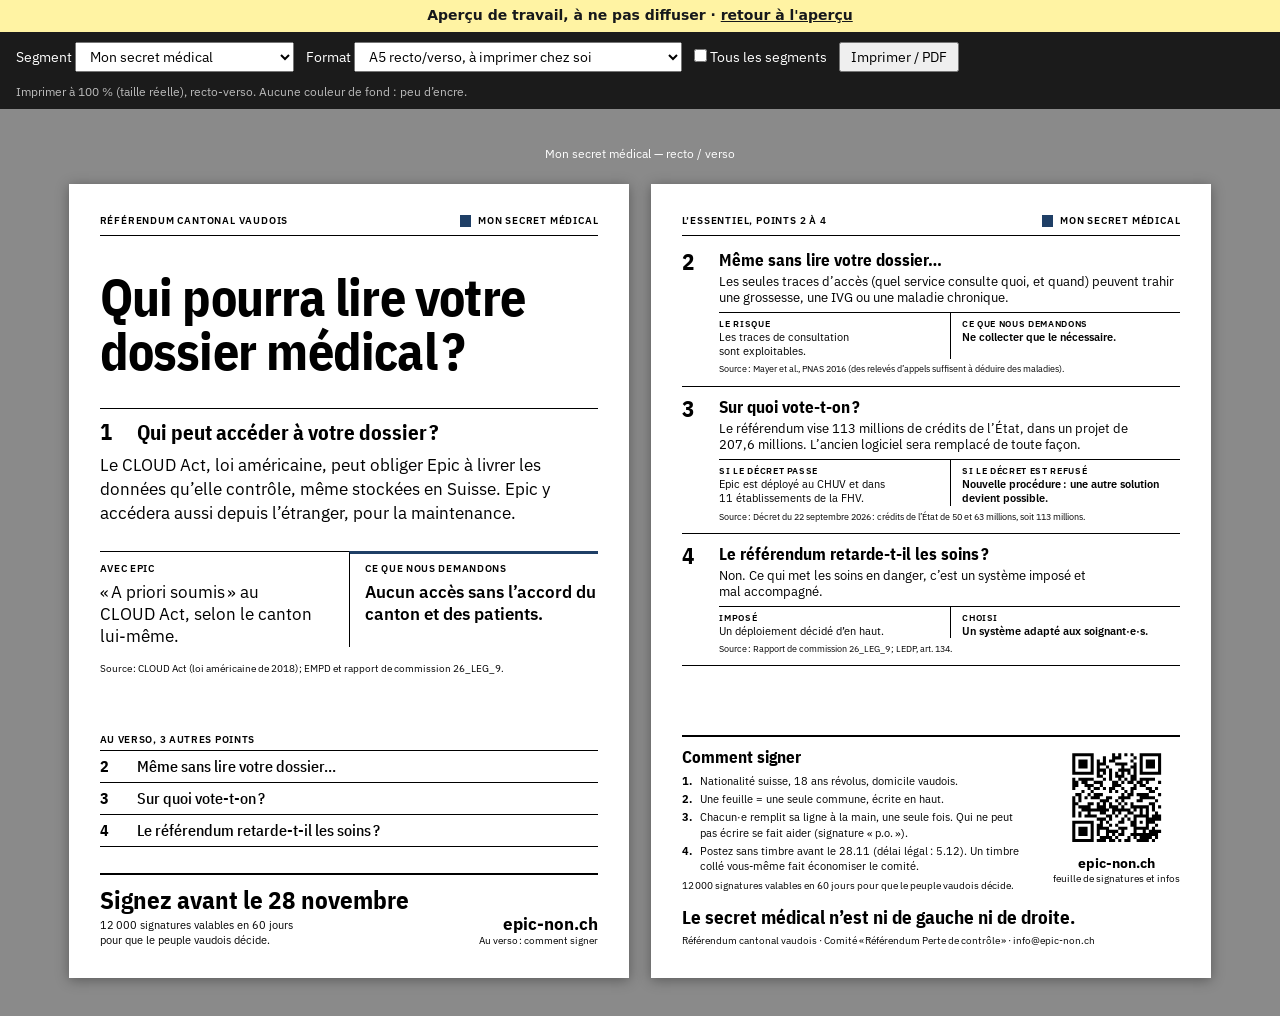
<file: systeme/flyer/print.html>
<!doctype html>
<html lang="fr-CH">
<head>
<meta charset="utf-8">
<meta name="robots" content="noindex, nofollow">
<meta name="viewport" content="width=device-width, initial-scale=1">
<title>Flyer A5 · EPIC-NON</title>
<link rel="stylesheet" href="../fonts/fonts.css">
<script src="../lib/qrcode.min.js"></script>
<!-- Page size is set by the script (#page-size) from the chosen format:
     default        A5 148 x 210 mm, white paper, no bleed, ink-light (home printers)
     ?format=a4     A4 landscape 297 x 210 mm, two A5 flyers per sheet, cut in the middle
     ?style=couleur A5 + 3 mm bleed 154 x 216 mm, colour design for a print shop -->
<style id="page-size">@page { size: 148mm 210mm; margin: 0; }</style>
<style>
  /* Grid: 6 columns, 4 mm gutter, 8 mm margin, 4.5 mm baseline. */
  :root {
    --bleed: 3mm; --margin: 8mm; --gutter: 4mm; --base: 4.5mm;
    --paper: #F6F4EF; --ink: #16181B; --ink-soft: #4B5058; --rule: #D8D4CB; --signal: #D52B1E;
    --p: #1F3F66; --t: #E6EDF5; --on: #FFFFFF;
  }
  * { box-sizing: border-box; margin: 0; padding: 0; }
  body { font-family: 'IBM Plex Sans', 'Helvetica Neue', Arial, sans-serif; color: var(--ink); background: #8a8a8a; -webkit-print-color-adjust: exact; print-color-adjust: exact; }
  .toolbar { position: sticky; top: 0; z-index: 5; display: flex; gap: 12px; align-items: center; flex-wrap: wrap; padding: 10px 16px; background: #1b1b1b; color: #fff; font-size: 14px; }
  .toolbar select, .toolbar button { font: inherit; padding: 4px 10px; }
  .toolbar .warn { color: #ffcf5a; }
  .toolbar .hint { color: #bbb; font-size: 12px; }
  .stage { display: flex; flex-wrap: wrap; gap: 10mm; justify-content: center; padding: 10mm; }
  .pair { display: flex; gap: 6mm; flex-wrap: wrap; justify-content: center; }
  .label { width: 100%; text-align: center; color: #fff; font-size: 12px; }

  /* ================= COLOUR VERSION (?style=couleur) — print shop, 3 mm bleed ================= */
  .sheet { width: 154mm; height: 216mm; background: var(--paper); position: relative; overflow: hidden; box-shadow: 0 2px 12px rgba(0,0,0,.35); }
  .trim { position: absolute; inset: var(--bleed); }
  .safe { position: absolute; inset: var(--margin); display: flex; flex-direction: column; }
  .cropmarks .trim { outline: .2mm dashed rgba(0,0,0,.25); }

  /* Type scale 1.333 from 9 pt */
  .micro { font-size: 7pt; line-height: 9pt; }
  .body { font-size: 9pt; line-height: 13pt; }
  .lead { font-size: 12pt; line-height: 16pt; }
  .h3 { font-size: 13pt; line-height: 16pt; font-weight: 600; }
  .h1 { font-size: 28.4pt; line-height: 30pt; font-weight: 700; letter-spacing: -.02em; }
  .caps { text-transform: uppercase; letter-spacing: .08em; font-weight: 600; }

  /* RECTO */
  .band, .cta { left: calc(-1 * var(--bleed)) !important; right: calc(-1 * var(--bleed)) !important; }
  .band { position: absolute; top: 0; height: calc(var(--bleed) + 112mm); background: var(--p); color: var(--on); }
  .band .safe { top: calc(var(--bleed) + var(--margin)); left: calc(var(--bleed) + var(--margin)); right: calc(var(--bleed) + var(--margin)); bottom: 6mm; justify-content: space-between; }
  .band .seg { opacity: .85; }
  .band .hook { max-width: 120mm; }
  .band .ess { max-width: 118mm; opacity: .95; }
  .compare { position: absolute; left: calc(var(--bleed) + var(--margin)); right: calc(var(--bleed) + var(--margin)); top: calc(var(--bleed) + 112mm + 7mm); display: grid; grid-template-columns: 1fr 1fr; gap: var(--gutter); }
  .side { border-top: .6mm solid var(--rule); padding-top: 2.5mm; }
  .side.ours { border-top-color: var(--p); }
  .side .k { color: var(--ink-soft); margin-bottom: 1.5mm; }
  .side.ours .k { color: var(--p); }
  .proof { position: absolute; left: calc(var(--bleed) + var(--margin)); right: calc(var(--bleed) + var(--margin)); top: calc(var(--bleed) + 112mm + 40mm); color: var(--ink-soft); }
  .cta { position: absolute; bottom: 0; height: calc(var(--bleed) + 30mm); background: var(--signal); color: #fff; }
  .cta .safe { top: 6mm; bottom: calc(var(--bleed) + 6mm); left: calc(var(--bleed) + var(--margin)); right: calc(var(--bleed) + var(--margin)); flex-direction: row; align-items: center; justify-content: space-between; gap: 6mm; }
  .cta .big { font-size: 17pt; line-height: 19pt; font-weight: 700; }
  .cta .url { font-size: 12pt; font-weight: 600; white-space: nowrap; }

  /* VERSO */
  .verso .safe { top: calc(var(--bleed) + var(--margin)); left: calc(var(--bleed) + var(--margin)); right: calc(var(--bleed) + var(--margin)); bottom: calc(var(--bleed) + var(--margin)); gap: 4.5mm; }
  .vhead { display: flex; justify-content: space-between; align-items: baseline; border-bottom: .6mm solid var(--p); padding-bottom: 2mm; }
  .vhead .caps { color: var(--p); }
  .pt { display: grid; grid-template-columns: 6mm 1fr; gap: 0 3mm; }
  .pt .n { width: 6mm; height: 6mm; border-radius: 0; background: var(--p); color: var(--on); font-size: 8pt; font-weight: 700; display: grid; place-items: center; margin-top: .5mm; }
  .pt .mini { display: grid; grid-template-columns: 1fr 1fr; gap: 3mm; margin-top: 1.5mm; }
  .pt .mini div { background: var(--t); padding: 1.6mm 2mm; border-radius: 0; }
  .pt .mini div:first-child { background: #ECEAE4; }
  .pt .mini b { display: block; font-size: 7pt; line-height: 9pt; text-transform: uppercase; letter-spacing: .06em; color: var(--ink-soft); }
  .pt .mini div:last-child b { color: var(--p); }
  .howto { margin-top: auto; display: grid; grid-template-columns: 1fr 30mm; gap: 5mm; align-items: end; border-top: .3mm solid var(--rule); padding-top: 3.5mm; }
  .howto ol { list-style: none; counter-reset: s; }
  .howto li { counter-increment: s; position: relative; padding-left: 6mm; margin-bottom: 1mm; }
  .howto li::before { content: counter(s); position: absolute; left: 0; top: .2mm; width: 4.2mm; height: 4.2mm; border-radius: 0; background: var(--signal); color: #fff; font-size: 6.5pt; font-weight: 700; display: grid; place-items: center; }
  .qr { text-align: center; }
  .qr svg { width: 26mm; height: 26mm; display: block; margin: 0 auto 1mm; }
  .closer { font-weight: 600; color: var(--p); }
  .imprint { color: var(--ink-soft); }
  .tbc { background: #fff3a3; }

  /* Display roles in Plex Sans Condensed Bold */
  .h1, .h3, .cta .big, .pt .n, .howto li::before { font-family: 'IBM Plex Sans Condensed', 'Arial Narrow', Arial, sans-serif; }
  .h1 { font-size: 31pt; line-height: 31pt; letter-spacing: -.015em; }
  .h3 { letter-spacing: -.005em; }
  .side { border-top-width: .8mm; }

  /* ================= INK-LIGHT VERSION (default) — home printers =================
     White paper, black text, no fills, no bleed. Everything sits 8 mm inside the trim.
     The segment colour only marks a 3 mm square and one thin rule; every piece of
     information is also carried by text, weight or position (reads the same in grayscale). */
  .sheet.ink { width: 148mm; height: 210mm; background: #fff; color: #000; }
  .ink .k-safe { position: absolute; inset: var(--margin); display: flex; flex-direction: column; }
  .ink .cond { font-family: 'IBM Plex Sans Condensed', 'Arial Narrow', Arial, sans-serif; font-weight: 700; }
  .ink .k-kicker { display: flex; justify-content: space-between; align-items: center; gap: 4mm; font-size: 7.5pt; line-height: 10pt; text-transform: uppercase; letter-spacing: .08em; font-weight: 600; border-bottom: .3mm solid #000; padding-bottom: 2mm; }
  .ink .k-seg { display: inline-flex; align-items: center; gap: 1.8mm; text-align: right; }
  .ink .k-sq { width: 3mm; height: 3mm; background: var(--p); flex: none; }
  .ink .k-src { font-size: 7pt; line-height: 9.5pt; color: #000; }
  .nw { white-space: nowrap; }
  .ink sup, .sheet sup { font-size: .62em; line-height: 0; vertical-align: .55em; }

  /* Recto */
  .ink .k-hook { font-size: 40pt; line-height: 41pt; letter-spacing: -.015em; margin-top: 9mm; max-width: 130mm; text-wrap: balance; }
  .ink .k-hero { display: grid; grid-template-columns: 8mm 1fr; gap: 0 2mm; align-items: baseline; margin-top: 8mm; padding-top: 3mm; border-top: .2mm solid #000; }
  .ink .k-hero h2 { font-size: 16pt; line-height: 19pt; }
  .ink .k-lead { font-size: 13pt; line-height: 18pt; margin-top: 2mm; max-width: 124mm; text-wrap: pretty; }
  .ink .k-compare { display: grid; grid-template-columns: 1fr 1fr; margin-top: 7mm; }
  .ink .k-side { border-top: .3mm solid #000; padding: 2.5mm 4mm 0 0; }
  .ink .k-side + .k-side { border-left: .3mm solid #000; padding: 2.5mm 0 0 4mm; }
  .ink .k-side.ours { border-top: .8mm solid var(--p); padding-top: 2mm; }
  .ink .k-lab { font-size: 7.5pt; line-height: 10pt; text-transform: uppercase; letter-spacing: .07em; font-weight: 600; margin-bottom: 1.5mm; }
  .ink .k-side p { font-size: 12.5pt; line-height: 16.5pt; text-wrap: pretty; }
  .ink .k-side.ours p { font-weight: 600; }
  .ink.recto .k-src { margin-top: 4mm; font-size: 7.5pt; line-height: 10pt; }
  .ink .k-next { margin-top: auto; padding-top: 6mm; }
  .ink .k-next .k-lab { margin-bottom: 1mm; }
  .ink .k-next ol { list-style: none; border-top: .2mm solid #000; }
  .ink .k-next li { display: grid; grid-template-columns: 8mm 1fr; gap: 0 2mm; align-items: baseline; padding: 1.6mm 0; border-bottom: .2mm solid #000; font-size: 12pt; line-height: 14pt; }
  .ink .k-next li .n { font-size: 12pt; }
  .ink .k-next li .t { font-weight: 500; }  /* lighter: keeps the recto under 10 % ink */
  .ink .k-foot { margin-top: 7mm; border-top: .6mm solid #000; padding-top: 3mm; display: flex; justify-content: space-between; align-items: flex-end; gap: 6mm; }
  .ink .k-deadline { font-size: 19pt; line-height: 21pt; }
  .ink .k-thr { font-size: 8.5pt; line-height: 11pt; margin-top: 1mm; max-width: 96mm; text-wrap: balance; }
  .ink .k-url { font-size: 13pt; line-height: 16pt; font-weight: 700; text-align: right; white-space: nowrap; }
  .ink .k-url small { display: block; font-size: 7.5pt; line-height: 10pt; font-weight: 400; }

  /* Verso */
  .ink .k-points { list-style: none; margin-top: 1mm; }
  .ink .k-points li { display: grid; grid-template-columns: 8mm 1fr; gap: 0 2mm; padding: 2.6mm 0 2.6mm; border-bottom: .2mm solid #000; }
  .ink .k-n { font-size: 17pt; line-height: 17pt; padding-top: .3mm; }
  .ink .k-points h3 { font-size: 13pt; line-height: 15pt; margin-bottom: .8mm; }
  .ink .k-points p.e { font-size: 9.5pt; line-height: 12.5pt; text-wrap: pretty; }
  .ink .k-points .k-src { margin-top: 1.2mm; }
  .ink .k-mini { display: grid; grid-template-columns: 1fr 1fr; margin-top: 1.6mm; font-size: 8.5pt; line-height: 11pt; }
  .ink .k-mini > div { padding: 1.2mm 3mm 0 0; border-top: .2mm solid #000; }
  .ink .k-mini > div + div { padding: 1.2mm 0 0 3mm; border-left: .2mm solid #000; }
  .ink .k-mini > div.ours { font-weight: 600; }
  .ink .k-mini > div { text-wrap: pretty; }
  .ink .k-mini b { display: block; font-size: 7pt; line-height: 9pt; text-transform: uppercase; letter-spacing: .07em; font-weight: 600; }
  .ink .k-sign { margin-top: auto; display: grid; grid-template-columns: 1fr 34mm; gap: 6mm; border-top: .6mm solid #000; padding-top: 2.6mm; }
  .ink .k-sign h3 { font-size: 13pt; line-height: 15pt; margin-bottom: 1.5mm; }
  .ink .k-steps ol { list-style: none; counter-reset: s; font-size: 8.5pt; line-height: 11.5pt; }
  .ink .k-steps li { counter-increment: s; position: relative; padding-left: 5mm; margin-bottom: .8mm; }
  .ink .k-steps li::before { content: counter(s) "."; position: absolute; left: 0; font-weight: 700; }
  .ink .k-thr2 { font-size: 7.5pt; line-height: 10pt; color: #000; margin-top: 1.5mm; }
  .ink .k-qr { text-align: center; }
  .ink .k-qr svg { width: 30mm; height: 30mm; display: block; margin: -1.5mm auto 0; }  /* includes a 4-module white quiet zone */
  .ink .k-qr .qr-missing { width: 30mm; height: 30mm; margin: 0 auto; border: .3mm dashed #000; display: grid; place-items: center; font-size: 7pt; }
  .ink .k-qr .u { font-size: 10.5pt; line-height: 13pt; font-weight: 700; }
  .ink .k-qr .d { font-size: 11pt; line-height: 12.5pt; margin-top: 1.5mm; text-wrap: balance; }
  .ink .k-closer { font-size: 14pt; line-height: 17pt; margin-top: 3.5mm; }
  .ink .k-imprint { font-size: 7.5pt; line-height: 10pt; color: #000; margin-top: 1.5mm; }

  /* ================= A4 two-up (?format=a4) ================= */
  .a4 { width: 297mm; height: 210mm; background: #fff; position: relative; overflow: hidden; box-shadow: 0 2px 12px rgba(0,0,0,.35); }
  .a4 .slot { position: absolute; top: 0; }
  .a4 .slot.l { left: .25mm; } .a4 .slot.r { left: 148.75mm; }
  .a4 .sheet { box-shadow: none; }
  .a4 .cut { position: absolute; left: 148.4mm; top: 0; bottom: 0; width: 0; border-left: .2mm dashed #9a9a9a; }
  .a4 .cut::before, .a4 .cut::after { content: ''; position: absolute; left: -.25mm; width: .3mm; height: 5mm; background: #9a9a9a; }
  .a4 .cut::before { top: 5mm; } .a4 .cut::after { bottom: 5mm; }  /* inside the printable area of home printers */
  .a4 .cutlabel { position: absolute; left: 149.5mm; top: 100mm; font-size: 6pt; color: #9a9a9a; writing-mode: vertical-rl; letter-spacing: .1em; text-transform: uppercase; }

  body.bare { background: transparent; overflow: hidden; }
  body.bare .toolbar, body.bare .label { display: none; }
  body.bare .stage { display: block; padding: 0; }
  body.bare .sheet { box-shadow: none; }
  @media print {
    body { background: none; }
    .toolbar, .label { display: none; }
    .stage, .pair { display: block; padding: 0; gap: 0; }
    .sheet, .a4 { box-shadow: none; page-break-after: always; break-after: page; }
    .a4 .sheet { page-break-after: auto; break-after: auto; }
    .cropmarks .trim { outline: none; }
  }
</style>
</head>
<body>
<style>@media print{.preview-banner{display:none!important}}.bare .preview-banner,.embed .preview-banner{display:none!important}</style><div class="preview-banner" style="position:sticky;top:0;z-index:99;background:#fff3a3;color:#16181B;font:600 14px/1.4 system-ui,sans-serif;padding:6px 16px;text-align:center">Aperçu de travail, à ne pas diffuser · <a href="../../index.html" style="color:inherit">retour à l'aperçu</a></div>
<div class="toolbar">
  <label>Segment <select id="seg"></select></label>
  <label>Format <select id="fmt">
    <option value="a5">A5 recto/verso, à imprimer chez soi</option>
    <option value="a4">A4 : 2 flyers par feuille, à couper</option>
    <option value="couleur">Version couleur, pour imprimeur (fond perdu)</option>
  </select></label>
  <label><input type="checkbox" id="all"> Tous les segments</label>
  <label id="marks-l"><input type="checkbox" id="marks" checked> Repère de coupe</label>
  <button id="print">Imprimer / PDF</button>
  <span class="hint" id="hint"></span>
  <span class="warn" id="warn"></span>
</div>
<div class="stage" id="stage"></div>

<script type="module">
import { loadSystem, pendingConfirmations } from '../lib/data.js?v=7';
const sys = await loadSystem();
const $ = s => document.querySelector(s);
// esc() also sets French print typography at render time (points.json stays untouched):
// typographic apostrophe, number + word kept together, hyphenated words kept on one line, 1er as superscript.
const esc = s => String(s).replace(/[&<>"]/g, c => ({ '&': '&amp;', '<': '&lt;', '>': '&gt;', '"': '&quot;' }[c]))
  .replace(/(\p{L})'(?=\p{L})/gu, '$1\u2019')
  .replace(/(\d) (?=\p{L})/gu, '$1\u00A0')
  .replace(/\b1er\b/g, '1<sup>er</sup>')
  .replace(/(?<![\p{L}.])(\p{L}+(?:-\p{L}+)+)(?![\p{L}.])/gu, '<span class="nw">$1</span>');
// The right side of a comparison is the committee's position, except for neutral pairs (e.g. two audits).
const isOurs = p => /nous|choisi|garantie|refusé|romand|libres/i.test(p.compare.right.label);

const params = new URLSearchParams(location.search);
const sel = $('#seg');
sys.segmentIds.forEach(id => sel.add(new Option(sys.tokens.segments[id].label, id)));
sel.value = params.get('segment') || 'secret';
$('#all').checked = params.get('all') === '1';
// Format: default = ink-light A5. ?format=a4 (or ?sheet=a4) = two-up on A4. ?style=couleur = print-shop colour version.
const initialFmt = params.get('style') === 'couleur' ? 'couleur'
  : (params.get('format') === 'a4' || params.get('sheet') === 'a4') ? 'a4' : 'a5';
$('#fmt').value = initialFmt;

const PAGE = { a5: '148mm 210mm', a4: '297mm 210mm', couleur: '154mm 216mm' };
const HINT = {
  a5: 'Imprimer à 100 % (taille réelle), recto-verso. Aucune couleur de fond : peu d’encre.',
  a4: 'Papier A4, paysage, 100 %, recto-verso retourné sur le bord court. Couper au milieu.',
  couleur: 'Pour imprimeur : A5 + 3 mm de fond perdu, RVB.',
};

// QR: black on white with the 4-module quiet zone of the spec built into the SVG.
// If the QR library did not load, print a visible placeholder and flag it (build.sh then warns).
let qrError = null;
function qrSvg(text) {
  try {
    const q = qrcode(0, 'M'); q.addData(text); q.make();
    return q.createSvgTag({ cellSize: 4, margin: 16, scalable: true });
  } catch (e) {
    qrError = 'QR non généré (bibliothèque qrcode absente)';
    return `<div class="qr-missing">QR manquant</div>`;
  }
}
const tbc = p => p.source && p.source.tbc ? ` <span class="tbc">à confirmer : ${esc(p.source.tbc)}</span>` : '';

// ---------- Colour version (print shop, unchanged design) ----------
function colourPair(seg) {
  const s = sys.resolve(seg), c = s.color, camp = sys.lib.campaign, h = s.hero;
  const vars = `--p:${c.primary};--t:${c.tint};--on:${c.onPrimary}`;
  const recto = `
  <div class="sheet recto" style="${vars}"><div class="trim">
    <div class="band" style="top:calc(-1 * var(--bleed))"><div class="safe">
      <div class="micro caps seg">Référendum cantonal · Vaud — ${esc(c.label)}</div>
      <div>
        <h1 class="h1 hook">${esc(s.hook)}</h1>
        <p class="lead ess" style="margin-top:4.5mm">${esc(h.essential)}</p>
      </div>
    </div></div>
    <div class="compare">
      <div class="side"><div class="micro caps k">${esc(h.compare.left.label)}</div><p class="h3" style="font-weight:400">${esc(h.compare.left.text)}</p></div>
      <div class="side ours"><div class="micro caps k">${esc(h.compare.right.label)}</div><p class="h3">${esc(h.compare.right.text)}</p></div>
    </div>
    <p class="proof micro">Source\u202F: ${esc(h.source.text)}.${tbc(h)}</p>
    <div class="cta" style="bottom:calc(-1 * var(--bleed))"><div class="safe">
      <div class="big">${esc(camp.deadlineLabel)}</div>
      <div class="url">${esc(camp.url)}</div>
    </div></div>
  </div></div>`;
  const verso = `
  <div class="sheet verso" style="${vars}"><div class="trim"><div class="safe">
    <div class="vhead"><span class="micro caps">L'essentiel en ${s.rest.length} points</span><span class="micro">${esc(c.audience)}</span></div>
    ${s.rest.map((p, i) => `
    <div class="pt"><div class="n">${i + 1}</div><div>
      <h3 class="h3">${esc(p.title)}</h3>
      <p class="body">${esc(p.essential)}</p>
      <div class="mini body"><div><b>${esc(p.compare.left.label)}</b>${esc(p.compare.left.text)}</div><div><b>${esc(p.compare.right.label)}</b>${esc(p.compare.right.text)}</div></div>
      <p class="micro imprint" style="margin-top:1mm">Source\u202F: ${esc(p.source.text)}.${tbc(p)}</p>
    </div></div>`).join('')}
    <div class="howto">
      <div>
        <p class="h3" style="margin-bottom:2mm">Comment signer</p>
        <ol class="body">${sys.lib.steps.map(t => `<li>${esc(t)}</li>`).join('')}</ol>
        <p class="body closer" style="margin-top:2mm">${esc(sys.lib.closer)}</p>
      </div>
      <div class="qr">${qrSvg(s.qr)}<div class="micro">Feuille et infos :<br><b>${esc(camp.url)}</b></div></div>
    </div>
    <p class="micro imprint">${esc(camp.signer)}</p>
  </div></div></div>`;
  return { recto, verso, s };
}

// ---------- Ink-light version (default, home printers) ----------
function inkPair(seg) {
  const s = sys.resolve(seg), c = s.color, camp = sys.lib.campaign, h = s.hero;
  const kicker = left => `<div class="k-kicker"><span>${left}</span><span class="k-seg"><i class="k-sq"></i>${esc(c.label)}</span></div>`;
  const recto = `
  <div class="sheet ink recto" style="--p:${c.primary}"><div class="k-safe">
    ${kicker('Référendum cantonal vaudois')}
    <h1 class="k-hook cond">${esc(s.hook)}</h1>
    <div class="k-hero"><span class="k-n cond">1</span><h2 class="cond">${esc(h.title)}</h2></div>
    <p class="k-lead">${esc(h.essential)}</p>
    <div class="k-compare">
      <div class="k-side"><div class="k-lab">${esc(h.compare.left.label)}</div><p>${esc(h.compare.left.text)}</p></div>
      <div class="k-side${isOurs(h) ? ' ours' : ''}"><div class="k-lab">${esc(h.compare.right.label)}</div><p>${esc(h.compare.right.text)}</p></div>
    </div>
    <p class="k-src">Source\u202F: ${esc(h.source.text)}.${tbc(h)}</p>
    <div class="k-next"><div class="k-lab">Au verso, ${s.rest.length} autres points</div>
      <ol>${s.rest.map((p, i) => `<li><span class="n cond">${i + 2}</span><span class="cond t">${esc(p.title)}</span></li>`).join('')}</ol>
    </div>
    <div class="k-foot">
      <div><div class="k-deadline cond">${esc(camp.deadlineLabel)}</div><div class="k-thr">${esc(camp.thresholdLabel)}.</div></div>
      <div class="k-url">${esc(camp.url)}<small>Au verso\u202F: comment signer</small></div>
    </div>
  </div></div>`;
  const verso = `
  <div class="sheet ink verso" style="--p:${c.primary}"><div class="k-safe">
    ${kicker(`L\u2019essentiel, points 2 à ${s.points.length}`)}
    <ol class="k-points">${s.rest.map((p, i) => `
      <li><span class="k-n cond">${i + 2}</span><div>
        <h3 class="cond">${esc(p.title)}</h3>
        <p class="e">${esc(p.essential)}</p>
        <div class="k-mini"><div><b>${esc(p.compare.left.label)}</b>${esc(p.compare.left.text)}</div><div${isOurs(p) ? ' class="ours"' : ''}><b>${esc(p.compare.right.label)}</b>${esc(p.compare.right.text)}</div></div>
        <p class="k-src">Source\u202F: ${esc(p.source.text)}.${tbc(p)}</p>
      </div></li>`).join('')}
    </ol>
    <div class="k-sign">
      <div class="k-steps">
        <h3 class="cond">Comment signer</h3>
        <ol>${sys.lib.steps.map(t => `<li>${esc(t)}</li>`).join('')}</ol>
        <p class="k-thr2">${esc(camp.thresholdLabel)}.</p>
      </div>
      <div class="k-qr">${qrSvg(s.qr)}<div class="u">${esc(camp.url)}</div><div style="font-size:7.5pt;line-height:10pt">feuille de signatures et infos</div></div>
    </div>
    <p class="k-closer cond">${esc(sys.lib.closer)}</p>
    <p class="k-imprint">${esc(camp.signer)}</p>
  </div></div>`;
  return { recto, verso, s };
}

const pairFor = (seg, fmt) => fmt === 'couleur' ? colourPair(seg) : inkPair(seg);

// Two identical A5 flyers side by side on A4 landscape; page 2 holds the two versos.
// Both halves carry the same flyer, so a short-edge duplex flip lines each verso up behind a recto.
const a4Page = (a, b) => `<div class="a4"><div class="slot l">${a}</div><div class="slot r">${b}</div><div class="cut"></div><div class="cutlabel">couper</div></div>`;

// Shrink a headline that would run past 4 lines, and report any block that overflows its safe area.
function fitAndCheck(root) {
  root.querySelectorAll('.k-hook').forEach(el => {
    let pt = 40;
    const lines = () => Math.round(el.getBoundingClientRect().height / parseFloat(getComputedStyle(el).lineHeight));
    const set = () => { el.style.fontSize = pt + 'pt'; el.style.lineHeight = (pt * 1.03) + 'pt'; };
    while (lines() > 4 && pt > 26) { pt -= 1; set(); }
    // A long hook may still push the recto past its safe area: shrink it a little more.
    const safe = el.closest('.k-safe');
    const tooTall = () => safe.lastElementChild.getBoundingClientRect().bottom > safe.getBoundingClientRect().bottom + 0.5;
    while (tooTall() && pt > 28) { pt -= 1; set(); }
  });
  // Colour verso: if the three points run long, tighten the space between blocks (4.5 → 2.5 mm) before reporting.
  root.querySelectorAll('.sheet.verso:not(.ink) > .trim > .safe').forEach(el => {
    const last = () => el.lastElementChild.getBoundingClientRect().bottom - el.getBoundingClientRect().bottom;
    let gap = 4.5;
    while (last() > 0.5 && gap > 2.5) { gap -= 0.25; el.style.gap = gap + 'mm'; }
  });
  const over = [];
  if (qrError) over.push(qrError);
  root.querySelectorAll('.k-safe, .safe').forEach(el => {
    const box = el.getBoundingClientRect();
    const last = el.lastElementChild?.getBoundingClientRect();
    if (el.scrollHeight > el.clientHeight + 1 || el.scrollWidth > el.clientWidth + 1 || (last && last.bottom > box.bottom + 0.5)) {
      const mm = ((Math.max(el.scrollHeight - el.clientHeight, (last?.bottom || 0) - box.bottom)) / 3.7795).toFixed(1);
      over.push((el.closest('.sheet')?.className || '') + ' ' + (el.closest('[data-seg]')?.dataset.seg || sel.value) + ` (+${mm} mm)`);
    }
  });
  window.__overflow = over;
  document.body.dataset.overflow = over.length ? over.join(' | ') : 'none';  // read by build.sh (--dump-dom)
  return over;
}

function setPage(fmt) { $('#page-size').textContent = `@page { size: ${PAGE[fmt]}; margin: 0; }`; }

// Bare mode (?sheet=recto|verso&bare=1): one sheet, nothing else. Used by the studio previews and the PNG export.
const bareSheet = params.get('bare') === '1' && ['recto', 'verso'].includes(params.get('sheet')) ? params.get('sheet') : null;
if (bareSheet) {
  document.body.classList.add('bare');
  const { recto, verso } = pairFor(sel.value, initialFmt === 'couleur' ? 'couleur' : 'a5');
  $('#stage').innerHTML = bareSheet === 'verso' ? verso : recto;
  await document.fonts.ready;
  fitAndCheck($('#stage'));
  window.__ready = true;
}

function render() {
  const fmt = $('#fmt').value;
  setPage(fmt);
  const segs = $('#all').checked ? sys.segmentIds : [sel.value];
  const pending = new Set();
  $('#stage').innerHTML = segs.map(seg => {
    const { recto, verso, s } = pairFor(seg, fmt);
    pendingConfirmations(s.points).forEach(x => pending.add(x));
    if (fmt === 'a4') return `<div class="pair" data-seg="${seg}"><div class="label">${esc(s.color.label)} — A4, 2 par feuille (page 1 rectos, page 2 versos)</div>${a4Page(recto, recto)}${a4Page(verso, verso)}</div>`;
    return `<div class="pair" data-seg="${seg}"><div class="label">${esc(s.color.label)} — recto / verso</div>${recto}${verso}</div>`;
  }).join('');
  $('#stage').classList.toggle('cropmarks', fmt === 'couleur' && $('#marks').checked);
  $('#marks-l').hidden = fmt !== 'couleur';
  $('#hint').textContent = HINT[fmt];
  const over = fitAndCheck($('#stage'));
  $('#warn').textContent = [
    pending.size ? `${pending.size} fait(s) à confirmer avant impression` : '',
    over.length ? `Texte trop long : ${over.join(', ')}` : '',
  ].filter(Boolean).join(' · ');
  const u = new URL(location);
  u.searchParams.set('segment', sel.value); u.searchParams.set('all', $('#all').checked ? '1' : '0');
  u.searchParams.delete('sheet'); u.searchParams.delete('format'); u.searchParams.delete('style');
  if (fmt === 'a4') u.searchParams.set('format', 'a4');
  if (fmt === 'couleur') u.searchParams.set('style', 'couleur');
  history.replaceState(null, '', u);
  const name = { a5: 'Flyer A5', a4: 'Flyers A4 2 par feuille', couleur: 'Flyer A5 couleur imprimeur' }[fmt];
  document.title = `${name} · ${$('#all').checked ? 'tous' : sel.value} · EPIC-NON`;
}
[sel, $('#all'), $('#marks'), $('#fmt')].forEach(el => el.addEventListener('change', render));
$('#print').onclick = () => window.print();
if (!bareSheet) {
  await document.fonts.ready;
  render();
  window.__ready = true;
}
</script>
</body>
</html>
</file>
<file: site/style.css>
/* EPIC-NON — site on the same token system as the flyers (data/tokens.json). */

:root {
  --paper: #F6F4EF; --ink: #16181B; --soft: #4B5058; --rule: #D8D4CB; --surface: #ECE9E2;
  --signal: #D52B1E; --signal-ink: #FFFFFF;
  --p: #16181B; --t: #ECE9E2; --on: #FFFFFF;      /* active segment colour, set by script */
  --focus: #1D4ED8;
  --radius: 0; --max: 74rem; --text: 40rem;
  /* Type scale (5 steps, display = Plex Sans Condensed 700). Use these everywhere. */
  --fs-1: clamp(2.6rem, 8.6vw, 7.6rem); /* poster: hero, closer */
  --fs-2: clamp(1.75rem, 4.6vw, 3.6rem); /* section titles (floor stays under the fitted hero headline on phones) */
  --fs-3: clamp(1.4rem, 2.4vw, 1.9rem); /* card/sub titles */
  --fs-4: clamp(1.1rem, 1.6vw, 1.25rem); /* lead / strong text */
  --fs-5: .78rem;                       /* labels, small caps */
  --lh-display: 1.04;                   /* display line-height (condensed caps-height poster setting) */
  --font-text: 'IBM Plex Sans', 'Helvetica Neue', Arial, sans-serif;
  --font-display: 'IBM Plex Sans Condensed', 'Arial Narrow', Arial, sans-serif;
}
@media (prefers-color-scheme: dark) {
  :root { --paper: #121315; --ink: #F2F1ED; --soft: #B9BCC2; --rule: #2E3136; --surface: #1C1E21; --focus: #93B4FF; }
}

* { box-sizing: border-box; }
html { scroll-behavior: smooth; }
body { margin: 0; background: var(--paper); color: var(--ink); font: 1.0625rem/1.6 'IBM Plex Sans', 'Helvetica Neue', Arial, sans-serif; }
a { color: inherit; text-underline-offset: 3px; }
a:focus-visible, button:focus-visible, summary:focus-visible { outline: 3px solid var(--focus); outline-offset: 3px; }
h1, h2, h3, h4 { line-height: var(--lh-display); margin: 0 0 .45em; letter-spacing: 0; }
/* One scale, strictly: every display role maps onto --fs-1..--fs-5. */
h1, .reel-h, .closer { font-size: var(--fs-1); }
h2, .section-head h2, .vote h2, .who, .lib-head h1, .nums b { font-size: var(--fs-2); }
h3, .point h3, .card h3, .tile .hook { font-size: var(--fs-3); }
h1, h2, h3, h4, .reel-h, .who, .closer, .nums b, .tile .hook, .point h3, .lib-head h1, .brand, .counter .num, .card h3 {
  font-family: var(--font-display); font-weight: 700; line-height: var(--lh-display);
}
h1, .reel-h, .closer, .nums b { letter-spacing: -.02em; }
p { margin: 0 0 1em; max-width: var(--text); }
mark.tbc { background: #FFF3A3; color: #16181B; padding: 0 .1em; border-radius: 0; -webkit-box-decoration-break: clone; box-decoration-break: clone; }
.wrap { max-width: var(--max); margin: 0 auto; padding: 0 16px; }
.skip { position: absolute; left: -999px; }
.skip:focus { left: 16px; top: 16px; background: var(--paper); padding: .5em 1em; z-index: 20; }
.kicker { text-transform: uppercase; letter-spacing: .08em; font-size: var(--fs-5); font-weight: 600; color: var(--soft); margin: 0 0 .8rem; }

/* Deadline band + header */
.deadline { background: var(--signal); color: var(--signal-ink); font-weight: 600; font-size: .95rem; text-align: center; padding: .5em 16px; }
.deadline a { font-weight: 700; }
.site-header { position: sticky; top: 0; z-index: 10; background: color-mix(in srgb, var(--paper) 92%, transparent); backdrop-filter: blur(8px); border-bottom: 1px solid var(--rule); }
.site-header .wrap { display: flex; align-items: center; justify-content: space-between; gap: 1rem; padding-top: .75rem; padding-bottom: .75rem; flex-wrap: wrap; }
.brand { font-weight: 700; font-size: 1.2rem; text-decoration: none; letter-spacing: -.01em; }
.brand span { color: var(--signal); }
.nav { display: flex; gap: 1.2rem; flex-wrap: wrap; align-items: center; font-size: .95rem; font-weight: 600; }
.nav a { text-decoration: none; }
.nav a:hover, .nav a[aria-current] { text-decoration: underline; text-decoration-thickness: 2px; }
.nav .btn { padding: .45em .9em; font-size: .9rem; }

/* Buttons */
.btn { display: inline-flex; align-items: center; gap: .4em; text-decoration: none; font-weight: 700; font-size: 1rem; padding: .8em 1.25em; border-radius: 0; border: 2px solid var(--ink); color: var(--ink); background: transparent; cursor: pointer; font-family: inherit; }
.btn:hover { background: var(--ink); color: var(--paper); }
.btn-signal { background: var(--signal); border-color: var(--signal); color: var(--signal-ink); }
.btn-signal:hover { background: var(--ink); border-color: var(--ink); color: var(--paper); }
.btn-row { display: flex; gap: .7rem; flex-wrap: wrap; margin: 1.6rem 0 0; }

section { padding: 4rem 0; }
.band { background: var(--surface); }
.section-head { display: flex; justify-content: space-between; align-items: end; gap: 1rem; flex-wrap: wrap; margin-bottom: 1.6rem; }
.section-head h2 { margin: 0; }
.section-head p { margin: 0; color: var(--soft); }

/* Hero */
.hero { padding: 4.5rem 0 3.5rem; }
.hero h1 { max-width: 16ch; }
.hero .lead { max-width: 38rem; color: var(--ink); }
.hero-grid { display: grid; grid-template-columns: 1.4fr 1fr; gap: 3rem; align-items: end; }
.trust { color: var(--soft); font-size: .95rem; margin-top: 1.4rem; }

/* Counter */
.counter { background: var(--ink); color: var(--paper); border-radius: 0; padding: 1.5rem; }
.counter[hidden] { display: none; }
.counter .num { font-size: var(--fs-2); font-weight: 700; letter-spacing: -.02em; line-height: 1; }
.counter .of { color: color-mix(in srgb, var(--paper) 70%, transparent); font-size: .95rem; margin: .3rem 0 1rem; }
.bar { height: 10px; background: color-mix(in srgb, var(--paper) 18%, transparent); border-radius: 0; overflow: hidden; }
.bar > div { height: 100%; width: 0; background: var(--signal); transition: width .9s cubic-bezier(.16,1,.3,1); }
.counter .meta { font-size: .85rem; color: color-mix(in srgb, var(--paper) 70%, transparent); margin: .8rem 0 0; }

/* Comparison component: the core unit of the library */
.cmp { display: grid; grid-template-columns: 1fr 1fr; gap: 10px; }
.cmp > div { border-radius: 0; padding: .9rem 1rem; background: var(--surface); }
.cmp > div:last-child { background: var(--t); }
.cmp b { display: block; font-size: var(--fs-5); letter-spacing: .07em; text-transform: uppercase; color: var(--soft); margin-bottom: .25rem; }
.cmp > div:last-child b { color: var(--p); }
.cmp span { display: block; font-size: 1rem; line-height: 1.4; }
.cmp > div:last-child span { font-weight: 600; }
@media (prefers-color-scheme: dark) { .cmp > div:last-child { background: color-mix(in srgb, var(--p) 22%, var(--surface)); } .cmp > div:last-child b { color: var(--ink); } }

.band .vote .cmp > div:first-child { background: var(--paper); }
.vote .cmp > div:last-child { background: var(--ink); color: var(--paper); }
.vote .cmp > div:last-child b { color: color-mix(in srgb, var(--paper) 75%, transparent); }

/* Vote block */
.vote { display: grid; grid-template-columns: 1fr 1.3fr; gap: 2.5rem; align-items: center; }

.vote .cmp > div { padding: 1.3rem; }
.vote .cmp span { font-size: var(--fs-4); }

/* Audience tiles */
.who { margin: 0 0 1.4rem; max-width: 22ch; }
.tiles { display: grid; grid-template-columns: repeat(4, 1fr); gap: 12px; }
.tile { --tp: #16181B; --ton: #fff; display: flex; flex-direction: column; justify-content: space-between; min-height: 11.5rem; padding: 1.1rem; border-radius: 0; background: var(--tp); color: var(--ton); text-decoration: none; transition: transform .18s cubic-bezier(.16,1,.3,1); }
.tile .lab { font-size: var(--fs-5); text-transform: uppercase; letter-spacing: .07em; font-weight: 600; opacity: .85; }
.tile .go { font-size: .85rem; font-weight: 600; opacity: .9; }

/* Point cards (home essentials + library) */
.points { display: grid; grid-template-columns: repeat(2, 1fr); gap: 16px; }
.point { --p: #16181B; --t: #ECE9E2; background: var(--paper); border: 1px solid var(--rule); border-top: 5px solid var(--p); border-radius: 0; padding: 1.4rem; scroll-margin-top: 6rem; }
.band .point { background: var(--paper); }
.point h3 { margin-bottom: .35em; }
.point .ess { font-size: 1.05rem; margin-bottom: 1rem; }
.point[hidden] { display: none; }

/* Library filter */
.filters { display: flex; flex-wrap: wrap; gap: 8px; margin: 0 0 1.4rem; }
.chip { display: inline-flex; align-items: center; gap: 8px; padding: .5em 1em .5em .7em; border-radius: 0; border: 1.5px solid var(--rule); background: var(--paper); color: var(--ink); font: inherit; font-size: .92rem; cursor: pointer; }
.chip i { width: 12px; height: 12px; border-radius: 0; display: inline-block; background: var(--c, var(--ink)); }
.chip[aria-pressed="true"] { background: var(--c, var(--ink)); border-color: var(--c, var(--ink)); color: var(--on-c, var(--paper)); font-weight: 600; }
.chip[aria-pressed="true"] i { background: var(--on-c, var(--paper)); }
.lib-head { border-radius: 0; background: var(--p); color: var(--on); padding: 1.6rem; margin-bottom: 1.4rem; transition: background .25s; }
.lib-head h1 { margin: .2rem 0 .4rem; }
.lib-head p { margin: 0; opacity: .9; }
.lib-head .kicker { color: inherit; opacity: .8; }
.count { color: var(--soft); font-size: .92rem; margin: 0 0 1rem; }

/* Help + committee */
.grid3 { display: grid; grid-template-columns: repeat(3, 1fr); gap: 12px; }
.card { background: var(--paper); border: 1px solid var(--rule); border-radius: 0; padding: 1.3rem; }
.card h3 { margin-bottom: .4em; }
.card p { font-size: .97rem; }
.people { list-style: none; padding: 0; margin: 0; display: grid; grid-template-columns: repeat(auto-fill, minmax(14rem, 1fr)); gap: .3rem 1.5rem; }
.people li { padding: .55rem 0; border-bottom: 1px solid var(--rule); font-size: .97rem; }
.people strong { display: block; }
.people span { color: var(--soft); font-size: .9rem; }
.closer { max-width: 16ch; text-wrap: balance; }

dl.glossary { display: grid; grid-template-columns: repeat(2, 1fr); gap: 0 2rem; margin: 0; }
dl.glossary div { border-top: 1px solid var(--rule); padding: .9rem 0; }
dl.glossary dt { font-weight: 700; }
dl.glossary dd { margin: .2rem 0 0; color: var(--soft); }

.site-footer { border-top: 1px solid var(--rule); padding: 2rem 0 3rem; font-size: .92rem; color: var(--soft); }
.site-footer p { max-width: none; margin: .3rem 0; }

@media (max-width: 64rem) {
  .tiles { grid-template-columns: repeat(2, 1fr); }
  .hero-grid, .vote { grid-template-columns: 1fr; gap: 2rem; }
  .grid3 { grid-template-columns: 1fr 1fr; }
}
@media (max-width: 44rem) {
  section { padding: 2.8rem 0; }
  .hero { padding: 2.8rem 0 2.4rem; }
  .points, .grid3, dl.glossary { grid-template-columns: 1fr; }
  .tile { min-height: 9.5rem; }
  .nav { gap: .9rem; font-size: .9rem; }
}
@media (max-width: 26rem) { .cmp { grid-template-columns: 1fr; } .tiles { grid-template-columns: 1fr; } }
@media (prefers-reduced-motion: reduce) { html { scroll-behavior: auto; } .tile, .bar > div, .lib-head { transition: none; } }

/* ===== Energy layer: motion grammar from the flyers (holds dominate, snaps are short, cuts on colour) ===== */
.sr { position: absolute; width: 1px; height: 1px; overflow: hidden; clip: rect(0 0 0 0); white-space: nowrap; }

/* Hero: full-bleed colour that cuts to each audience's colour as the reel lands */
.hero-x { --hb: #16181B; --hon: #FFFFFF; background: var(--hb); color: var(--hon); padding: 5rem 0 4.5rem; }
.hero-x .kicker { color: var(--hon); opacity: .78; }
.hero-x .lead { color: var(--hon); opacity: .92; }
.hero-x .trust { color: var(--hon); opacity: .72; }
.hero-x abbr { color: inherit; }
.reel-h { line-height: 1.02; margin: 0 0 .3em; max-width: none; }
.reel-h .fixed { display: block; }
.reel { display: block; height: 1.1em; overflow: hidden; position: relative; }
.reel-track { display: block; will-change: transform, filter; }
.reel-track > span { display: block; height: 1.1em; line-height: 1.1em; white-space: nowrap; }
.reel-for { display: inline-block; margin: .2rem 0 1.4rem; font-weight: 600; color: var(--hon); text-decoration: underline; text-decoration-thickness: 2px; text-underline-offset: 4px; }
.btn-ghost { border-color: var(--hon); color: var(--hon); }
.btn-ghost:hover { background: var(--hon); color: var(--hb); }
.hero-x .btn-signal { border-color: var(--paper); }
.hero-x .counter { background: rgba(255,255,255,.1); color: var(--hon); border: 1.5px solid rgba(255,255,255,.28); }
.hero-x .counter .of, .hero-x .counter .meta { color: var(--hon); opacity: .8; }
.hero-x .bar { background: rgba(255,255,255,.2); }

/* Big numbers on signal red */
.numbers { background: var(--signal); color: #fff; padding: 3.2rem 0; }
.nums { display: grid; grid-template-columns: repeat(4, 1fr); gap: 2rem; }
.nums b { display: block; line-height: 1; font-variant-numeric: tabular-nums; }
.nums span { display: block; margin-top: .6rem; font-size: .98rem; line-height: 1.35; max-width: 16rem; opacity: .95; }

.tile { min-height: 13rem; position: relative; overflow: hidden; }
.tile::after { content: '→'; position: absolute; right: 1rem; bottom: .8rem; font-size: 1.6rem; font-weight: 700; transform: translateX(-6px); opacity: 0; transition: transform .18s cubic-bezier(.16,1,.3,1), opacity .18s; }
.tile:hover::after { transform: none; opacity: 1; }
.tile .go { display: none; }

/* Dark committee band: re-scopes the palette tokens so every component inside inverts (see css/a-foundation.css .tone-ink). */
.ink { --paper: #16181B; --ink: #F2F1ED; --soft: #B9BCC2; --rule: #34373C; --surface: #202327; background: var(--paper); color: var(--ink); }
.ink .people li { border-color: var(--rule); }
.ink .people span, .ink .trust { color: #B9BCC2; }
.ink mark.tbc { color: #16181B; }

/* Reveal (.js .reveal) lives in css/e-pages.css: content is visible by default, the arrival only adds on top. */

@media (max-width: 64rem) {
  .nums { grid-template-columns: repeat(2, 1fr); }
}
@media (max-width: 44rem) {
  .hero-x { padding: 3rem 0; }
  .nums { gap: 1.4rem; }
}
@media (prefers-reduced-motion: reduce) {
  .tile::after { transition: none; }
}
/* Hero primary button inverts the hero colour so it stays visible on every audience colour, red included. */
.hero-x .btn-signal { background: var(--hon); border-color: var(--hon); color: var(--hb); }
.hero-x .btn-signal:hover { background: transparent; color: var(--hon); }
.hero-grid > * { min-width: 0; }

/* Text roles: IBM Plex Sans. */
.kicker, .cmp b, .tile .lab { font-family: var(--font-text); font-weight: 600; letter-spacing: .07em; }
.btn { font-family: var(--font-text); font-weight: 700; text-transform: uppercase; letter-spacing: .05em; font-size: .86rem; }
.nav .btn { font-size: .8rem; }
.nav, .chip { font-family: var(--font-text); }
.nav { font-weight: 600; }
.lead { font-size: var(--fs-4); }
/* Square system: hairline structure instead of soft cards */
.card { border-width: 1.5px; }
/* Give the animated headline the full width while the counter is hidden. */
.hero-grid:has(#compteur[hidden]) { grid-template-columns: 1fr; }
</file>
<file: site/css/fonts.css>
/* IBM Plex Sans + IBM Plex Sans Condensed, self-hosted (SIL OFL 1.1, see ../fonts/OFL.txt).
   Source: @fontsource/ibm-plex-sans@5.2.8, @fontsource/ibm-plex-sans-condensed@5.2.8. Latin + latin-ext only. */

/* ibm-plex-sans-latin-ext-400-normal */
@font-face {
  font-family: 'IBM Plex Sans';
  font-style: normal;
  font-display: swap;
  font-weight: 400;
  src: url(../fonts/ibm-plex-sans-latin-ext-400-normal.woff2) format('woff2');
  unicode-range: U+0100-02BA,U+02BD-02C5,U+02C7-02CC,U+02CE-02D7,U+02DD-02FF,U+0304,U+0308,U+0329,U+1D00-1DBF,U+1E00-1E9F,U+1EF2-1EFF,U+2020,U+20A0-20AB,U+20AD-20C0,U+2113,U+2C60-2C7F,U+A720-A7FF;
}

/* ibm-plex-sans-latin-400-normal */
@font-face {
  font-family: 'IBM Plex Sans';
  font-style: normal;
  font-display: swap;
  font-weight: 400;
  src: url(../fonts/ibm-plex-sans-latin-400-normal.woff2) format('woff2');
  unicode-range: U+0000-00FF,U+0131,U+0152-0153,U+02BB-02BC,U+02C6,U+02DA,U+02DC,U+0304,U+0308,U+0329,U+2000-206F,U+20AC,U+2122,U+2191,U+2193,U+2212,U+2215,U+FEFF,U+FFFD;
}

/* ibm-plex-sans-latin-ext-400-italic */
@font-face {
  font-family: 'IBM Plex Sans';
  font-style: italic;
  font-display: swap;
  font-weight: 400;
  src: url(../fonts/ibm-plex-sans-latin-ext-400-italic.woff2) format('woff2');
  unicode-range: U+0100-02BA,U+02BD-02C5,U+02C7-02CC,U+02CE-02D7,U+02DD-02FF,U+0304,U+0308,U+0329,U+1D00-1DBF,U+1E00-1E9F,U+1EF2-1EFF,U+2020,U+20A0-20AB,U+20AD-20C0,U+2113,U+2C60-2C7F,U+A720-A7FF;
}

/* ibm-plex-sans-latin-400-italic */
@font-face {
  font-family: 'IBM Plex Sans';
  font-style: italic;
  font-display: swap;
  font-weight: 400;
  src: url(../fonts/ibm-plex-sans-latin-400-italic.woff2) format('woff2');
  unicode-range: U+0000-00FF,U+0131,U+0152-0153,U+02BB-02BC,U+02C6,U+02DA,U+02DC,U+0304,U+0308,U+0329,U+2000-206F,U+20AC,U+2122,U+2191,U+2193,U+2212,U+2215,U+FEFF,U+FFFD;
}

/* ibm-plex-sans-latin-ext-600-normal */
@font-face {
  font-family: 'IBM Plex Sans';
  font-style: normal;
  font-display: swap;
  font-weight: 600;
  src: url(../fonts/ibm-plex-sans-latin-ext-600-normal.woff2) format('woff2');
  unicode-range: U+0100-02BA,U+02BD-02C5,U+02C7-02CC,U+02CE-02D7,U+02DD-02FF,U+0304,U+0308,U+0329,U+1D00-1DBF,U+1E00-1E9F,U+1EF2-1EFF,U+2020,U+20A0-20AB,U+20AD-20C0,U+2113,U+2C60-2C7F,U+A720-A7FF;
}

/* ibm-plex-sans-latin-600-normal */
@font-face {
  font-family: 'IBM Plex Sans';
  font-style: normal;
  font-display: swap;
  font-weight: 600;
  src: url(../fonts/ibm-plex-sans-latin-600-normal.woff2) format('woff2');
  unicode-range: U+0000-00FF,U+0131,U+0152-0153,U+02BB-02BC,U+02C6,U+02DA,U+02DC,U+0304,U+0308,U+0329,U+2000-206F,U+20AC,U+2122,U+2191,U+2193,U+2212,U+2215,U+FEFF,U+FFFD;
}

/* ibm-plex-sans-latin-ext-700-normal */
@font-face {
  font-family: 'IBM Plex Sans';
  font-style: normal;
  font-display: swap;
  font-weight: 700;
  src: url(../fonts/ibm-plex-sans-latin-ext-700-normal.woff2) format('woff2');
  unicode-range: U+0100-02BA,U+02BD-02C5,U+02C7-02CC,U+02CE-02D7,U+02DD-02FF,U+0304,U+0308,U+0329,U+1D00-1DBF,U+1E00-1E9F,U+1EF2-1EFF,U+2020,U+20A0-20AB,U+20AD-20C0,U+2113,U+2C60-2C7F,U+A720-A7FF;
}

/* ibm-plex-sans-latin-700-normal */
@font-face {
  font-family: 'IBM Plex Sans';
  font-style: normal;
  font-display: swap;
  font-weight: 700;
  src: url(../fonts/ibm-plex-sans-latin-700-normal.woff2) format('woff2');
  unicode-range: U+0000-00FF,U+0131,U+0152-0153,U+02BB-02BC,U+02C6,U+02DA,U+02DC,U+0304,U+0308,U+0329,U+2000-206F,U+20AC,U+2122,U+2191,U+2193,U+2212,U+2215,U+FEFF,U+FFFD;
}

/* ibm-plex-sans-condensed-latin-ext-500-normal */
@font-face {
  font-family: 'IBM Plex Sans Condensed';
  font-style: normal;
  font-display: swap;
  font-weight: 500;
  src: url(../fonts/ibm-plex-sans-condensed-latin-ext-500-normal.woff2) format('woff2');
  unicode-range: U+0100-02BA,U+02BD-02C5,U+02C7-02CC,U+02CE-02D7,U+02DD-02FF,U+0304,U+0308,U+0329,U+1D00-1DBF,U+1E00-1E9F,U+1EF2-1EFF,U+2020,U+20A0-20AB,U+20AD-20C0,U+2113,U+2C60-2C7F,U+A720-A7FF;
}

/* ibm-plex-sans-condensed-latin-500-normal */
@font-face {
  font-family: 'IBM Plex Sans Condensed';
  font-style: normal;
  font-display: swap;
  font-weight: 500;
  src: url(../fonts/ibm-plex-sans-condensed-latin-500-normal.woff2) format('woff2');
  unicode-range: U+0000-00FF,U+0131,U+0152-0153,U+02BB-02BC,U+02C6,U+02DA,U+02DC,U+0304,U+0308,U+0329,U+2000-206F,U+20AC,U+2122,U+2191,U+2193,U+2212,U+2215,U+FEFF,U+FFFD;
}

/* ibm-plex-sans-condensed-latin-ext-700-normal */
@font-face {
  font-family: 'IBM Plex Sans Condensed';
  font-style: normal;
  font-display: swap;
  font-weight: 700;
  src: url(../fonts/ibm-plex-sans-condensed-latin-ext-700-normal.woff2) format('woff2');
  unicode-range: U+0100-02BA,U+02BD-02C5,U+02C7-02CC,U+02CE-02D7,U+02DD-02FF,U+0304,U+0308,U+0329,U+1D00-1DBF,U+1E00-1E9F,U+1EF2-1EFF,U+2020,U+20A0-20AB,U+20AD-20C0,U+2113,U+2C60-2C7F,U+A720-A7FF;
}

/* ibm-plex-sans-condensed-latin-700-normal */
@font-face {
  font-family: 'IBM Plex Sans Condensed';
  font-style: normal;
  font-display: swap;
  font-weight: 700;
  src: url(../fonts/ibm-plex-sans-condensed-latin-700-normal.woff2) format('woff2');
  unicode-range: U+0000-00FF,U+0131,U+0152-0153,U+02BB-02BC,U+02C6,U+02DA,U+02DC,U+0304,U+0308,U+0329,U+2000-206F,U+20AC,U+2122,U+2191,U+2193,U+2212,U+2215,U+FEFF,U+FFFD;
}
</file>
<file: site/css/b-hero.css>
/* package b-hero: hero committee portraits + scoreboard numbers band */

/* ===== Hero: two columns, headline left, committee portraits right ===== */
.hero-x { position: relative; overflow: clip; }
.hero-x .hero-grid,
.hero-x .hero-grid:has(#compteur[hidden]) {
  grid-template-columns: minmax(0, 1.5fr) minmax(0, 1fr);
  gap: clamp(2rem, 4vw, 4rem);
  align-items: center;
}
.hero-x .hero-grid > :first-child { min-width: 0; position: relative; z-index: 2; }
/* The reel must span its whole column (site.js fitReel measures .reel width); never cap it in ch,
   or the fitted size feeds back into a smaller column. */
.hero-x h1.reel-h { max-width: none; width: 100%; }

.hero-side { position: relative; min-width: 0; align-self: stretch; display: flex; align-items: center; min-height: 30rem; }

/* Committee portraits: straight 4x3 grid, black-and-white photos printed in the audience colour.
   The only motion is the colour change when the reel lands (same 420 ms as the headline). */
.portraits { margin: 0; width: 100%; }
.portraits ul { list-style: none; margin: 0; padding: 0; display: grid; grid-template-columns: repeat(4, minmax(0, 1fr)); gap: 3px; }
.portraits li { position: relative; aspect-ratio: 1; overflow: hidden; background: var(--hb, #16181B); }
.portraits img { display: block; width: 100%; height: 100%; object-fit: cover; object-position: 50% 25%;
  filter: grayscale(1) contrast(1.08) brightness(1.05); mix-blend-mode: luminosity; }
.portraits li::after { content: ''; position: absolute; inset: 0; background: var(--hb, #16181B); opacity: .22; mix-blend-mode: multiply; transition: background-color 420ms cubic-bezier(.45,0,.85,1); pointer-events: none; }
.portraits li { transition: background-color 420ms cubic-bezier(.45,0,.85,1); }
.portraits li > span { position: absolute; left: 0; right: 0; bottom: 0; z-index: 1; padding: .3rem .4rem .28rem;
  background: rgba(10,11,12,.72); color: #fff; font: 600 .66rem/1.15 'IBM Plex Sans', 'Helvetica Neue', Arial, sans-serif;
  letter-spacing: .01em; }
.portraits .pf-initials { display: grid; place-items: center; background: color-mix(in srgb, var(--hb, #16181B) 70%, #000); }
.portraits .pf-initials b { font-family: 'IBM Plex Sans Condensed', 'Arial Narrow', Arial, sans-serif; font-weight: 700; font-size: clamp(1.4rem, 2.4vw, 2rem); color: rgba(255,255,255,.85); letter-spacing: .04em; margin-top: -1rem; }
.portraits .pf-cap { background: var(--hon, #fff); }
.portraits .pf-cap::after { display: none; }
.portraits .pf-cap a { position: absolute; inset: 0; display: flex; flex-direction: column; justify-content: space-between; padding: .7rem;
  color: var(--hb, #16181B); text-decoration: none; font-family: 'IBM Plex Sans Condensed', 'Arial Narrow', Arial, sans-serif; font-weight: 700; font-size: clamp(.78rem, 1.05vw, 1rem); line-height: 1.1; hyphens: auto;
  transition: color 420ms cubic-bezier(.45,0,.85,1); }
.portraits .pf-cap em { font: 600 .7rem/1.2 'IBM Plex Sans', 'Helvetica Neue', Arial, sans-serif; font-style: normal; text-transform: uppercase; letter-spacing: .06em; }
.portraits .pf-cap a:hover em, .portraits .pf-cap a:focus-visible em { text-decoration: underline; text-underline-offset: 3px; }

/* Counter visible: it takes the top of the column, portraits underneath. */
.hero-side { flex-direction: column; justify-content: center; gap: 1.2rem; min-height: 0; }
.hero-side .counter { position: static; width: 100%; background: #16181B; color: #FFFFFF; border: 2px solid var(--hon, #FFFFFF); }
.hero-side .counter[hidden] { display: none; }
.hero-side .counter .num { font-size: var(--fs-2); }
.hero-x .hero-side .counter .of, .hero-x .hero-side .counter .meta { color: #FFFFFF; opacity: .8; }
.hero-x .hero-side .bar { background: rgba(255, 255, 255, .2); }

/* Tablet and phone: headline first, portraits as a compact strip below the buttons. */
@media (max-width: 56rem) {
  .hero-x .hero-grid,
  .hero-x .hero-grid:has(#compteur[hidden]) { grid-template-columns: minmax(0, 1fr); gap: 2rem; }
  .hero-side { display: flex; }
  .portraits ul { grid-template-columns: repeat(6, minmax(0, 1fr)); gap: 2px; }
  .portraits li > span { display: none; }
  .portraits .pf-initials b { margin-top: 0; font-size: 1rem; }
  .portraits .pf-cap { grid-column: span 6; aspect-ratio: auto; }
  .portraits .pf-cap a { position: static; flex-direction: row; align-items: baseline; gap: 1rem; padding: .7rem .8rem; }
}

/* ===== Numbers band: scoreboard ===== */
.numbers { padding: 0; }
.numbers .nums { gap: 0; grid-template-columns: minmax(0, 1fr) minmax(0, .9fr) minmax(0, 1fr) minmax(0, 1.15fr); }
.nums > div { padding: 2.8rem clamp(1rem, 1.6vw, 1.4rem) 2.6rem; border-left: 1px solid rgba(255, 255, 255, .55); min-width: 0; }
.nums > div:first-child { border-left: 0; padding-left: 0; }
.nums .fig { display: flex; flex-wrap: wrap; align-items: baseline; gap: .1rem .55rem; margin: 0; max-width: none; }
.nums .fig b { display: inline-block; font-size: var(--fs-2); line-height: .95; letter-spacing: -.02em; font-variant-numeric: tabular-nums; }
.nums .unit {
  font-family: 'IBM Plex Sans', 'Helvetica Neue', Arial, sans-serif; font-weight: 700;
  font-size: var(--fs-5); text-transform: uppercase; letter-spacing: .08em; line-height: 1.2;
  white-space: nowrap; opacity: .92;
}
.nums > div > span { margin-top: .9rem; padding-top: .8rem; border-top: 1px solid rgba(255, 255, 255, .35); font-size: .95rem; max-width: 17rem; }

@media (max-width: 64rem) {
  .numbers .nums { grid-template-columns: repeat(2, minmax(0, 1fr)); gap: 0; }
  .nums > div { padding: 2rem 1.2rem 1.8rem; }
  .nums > div:nth-child(odd) { border-left: 0; padding-left: 0; }
  .nums > div:nth-child(n+3) { border-top: 1px solid rgba(255, 255, 255, .55); }
}
@media (max-width: 44rem) {
  .nums > div { padding: 1.5rem .9rem 1.4rem; }
  .nums > div:nth-child(odd) { padding-left: 0; }
  .nums > div:nth-child(even) { padding-right: 0; }
  .nums > div > span { font-size: .88rem; margin-top: .6rem; padding-top: .6rem; }
  .nums .fig { flex-direction: column; align-items: flex-start; gap: .35rem; }
}

@media (prefers-reduced-motion: reduce) {
  .portraits li, .portraits li::after, .portraits .pf-cap a { transition: none; }
}

/* Print: the record sheet is decoration (aria-hidden) — drop it; scoreboard hairlines go black on white paper. */
@media print {
  .hero-x .hero-side .portraits { display: none !important; }
  .hero-x .hero-grid, .hero-x .hero-grid:has(#compteur[hidden]) { grid-template-columns: minmax(0, 1fr); }
  .nums > div, .nums > div:nth-child(n+3), .nums > div > span { border-color: #000 !important; }
  .nums > div { padding-top: 4mm; padding-bottom: 4mm; }
}

/* Hero without a visual: headline takes the full width while the counter is hidden. */
.hero-x .hero-grid:has(#compteur[hidden]) { grid-template-columns: minmax(0, 1fr); }
.hero-x .hero-grid:has(#compteur[hidden]) .hero-side { display: none; }
/* Hero kicker: one phrase on one line where the width allows. */
.hero-x .hero-kicker { white-space: nowrap; overflow: hidden; text-overflow: ellipsis; max-width: 100%; }
@media (max-width: 56rem) { .hero-x .hero-kicker { white-space: normal; } }
</file>
<file: site/css/c-components.css>
/* package c-components
   Comparison (.cmp), point cards (.point), footnotes (.fn), audience tiles (.tile).
   Markup comes from the "--- Library ---" block of site.js. Segment colours arrive as
   --p (primary), --t (tint), --on-p (text on primary); tiles use --tp, --ton, --tcut. */

.point, .cmp, .tile { --c-ease: cubic-bezier(.16,1,.3,1); --c-line: color-mix(in srgb, var(--ink) 22%, transparent); }

/* ===== #4 Comparison: status quo struck and muted | ≠ on the seam | what we ask in full colour ===== */
.cmp.cmp { display: grid; grid-template-columns: minmax(0, 1fr) 0 minmax(0, 1fr); gap: 0; align-items: stretch; position: relative; }
.cmp.cmp.cmp::after { content: none; display: none; }

.cmp > div.cmp-l, .cmp > div.cmp-r { padding: 1rem 1.9rem 1.1rem 1.1rem; min-width: 0; }
.cmp > div.cmp-r { padding: 1rem 1.1rem 1.1rem 1.9rem; }

/* Left: what happens with Epic. Paler, lighter, struck label. */
.cmp > div.cmp-l { background: transparent; border: 1.5px solid var(--c-line); border-right: 0; color: var(--soft); }
.cmp > div.cmp-l b {
  color: var(--soft); font-weight: 500; text-decoration: line-through; text-decoration-thickness: 1.5px;
  text-decoration-color: color-mix(in srgb, var(--soft) 80%, transparent);
}
.cmp > div.cmp-l span { font-weight: 400; font-size: 1rem; line-height: 1.4; color: var(--soft); }

/* Right: what we ask. Solid segment colour, heavier type. */
.cmp > div.cmp-r { background: var(--p); color: var(--on-p, #fff); }
.cmp > div.cmp-r b { color: var(--on-p, #fff); opacity: .82; font-weight: 600; }
.cmp > div.cmp-r span { font-size: var(--fs-4); font-weight: 700; line-height: 1.3; color: var(--on-p, #fff); }

.cmp b { font-size: var(--fs-5); letter-spacing: .08em; text-transform: uppercase; margin-bottom: .35rem; display: block; }

/* The seam badge: square, Condensed, on the exact seam (zero-width middle track). */
.cmp-x {
  grid-column: 2; grid-row: 1; justify-self: start; align-self: center; z-index: 2;
  width: 2.75rem; height: 2.75rem; margin-left: -1.375rem;
  display: grid; place-items: center; background: var(--ink); color: var(--paper);
  font: 700 2rem/1 'IBM Plex Sans Condensed', 'Arial Narrow', Arial, sans-serif; font-style: normal;
  box-shadow: 0 0 0 3px var(--paper);
}
.band .cmp-x { box-shadow: 0 0 0 3px var(--surface); }
.band .point .cmp-x { box-shadow: 0 0 0 3px var(--paper); }
#vote-cmp .cmp-x { font-size: 1.15rem; letter-spacing: .02em; padding-bottom: .12em; }

/* Pair mode: two facts side by side (nothing struck, nothing "wins"). */
.cmp.cmp-pair > div.cmp-l, .cmp.cmp-pair > div.cmp-r { background: transparent; color: var(--ink); border: 1.5px solid var(--c-line); }
.cmp.cmp-pair > div.cmp-l { border-right: 0; }
.cmp.cmp-pair > div.cmp-r { border-left: 0; }
.cmp.cmp-pair > div b { text-decoration: none; color: var(--soft); opacity: 1; font-weight: 600; }
.cmp.cmp-pair > div span { color: var(--ink); font-size: 1rem; font-weight: 600; }

/* Vote block on the home page (signal red for the refusal side, set by script). */
#vote-cmp > div.cmp-l { background: transparent; color: var(--soft); padding: 1.3rem 2rem 1.4rem 1.3rem; }
#vote-cmp > div.cmp-r { background: var(--p); color: var(--on-p); padding: 1.3rem 1.3rem 1.4rem 2rem; }
#vote-cmp .cmp-r b { color: var(--on-p); }
#vote-cmp span { font-size: var(--fs-4); }
#vote-cmp .cmp-r span { font-size: var(--fs-4); }

@media (prefers-color-scheme: dark) {
  .cmp > div.cmp-r { background: var(--p); box-shadow: inset 0 0 0 1.5px color-mix(in srgb, var(--p), #fff 18%); }
  .cmp > div.cmp-r b { color: var(--on-p, #fff); }
  .cmp.cmp-pair > div.cmp-r { box-shadow: none; }
}

/* Stacked (narrow): the badge sits on the horizontal seam, at the right where labels never run. */
@media (max-width: 34rem) {
  .cmp.cmp { grid-template-columns: minmax(0, 1fr); grid-template-rows: auto 0 auto; }
  .cmp-x { grid-column: 1; grid-row: 2; justify-self: end; align-self: start; margin: -1.375rem 1rem 0 0; }
  .cmp > div.cmp-l, .cmp > div.cmp-r,
  #vote-cmp > div.cmp-l, #vote-cmp > div.cmp-r { padding: 1rem 4.2rem 1.1rem 1.1rem; }
  .cmp > div.cmp-r, #vote-cmp > div.cmp-r { padding: 1.3rem 1.1rem 1.1rem 1.1rem; }
  .cmp > div.cmp-l, #vote-cmp > div.cmp-l { border-right: 1.5px solid var(--c-line); border-bottom: 0; }
  .cmp.cmp-pair > div.cmp-r { border-left: 1.5px solid var(--c-line); }
}

/* ===== #9 Point cards: colour tab on the top edge ===== */
.point.point {
  display: flex; flex-direction: column; position: relative;
  --pt-pad: 1.4rem; border: 1.5px solid var(--rule); border-top: 3px solid var(--p); padding: 0 var(--pt-pad) 1.2rem;
  transition: none; box-shadow: none;
}
.point.point:hover { transform: none; box-shadow: none; }
@media (prefers-color-scheme: dark) { .point.point { border-top-color: color-mix(in srgb, var(--p), #fff 18%); } }
.pt-tab {
  align-self: flex-start; max-width: calc(100% + var(--pt-pad));
  margin: 0 0 1.15rem calc(-1 * var(--pt-pad) - 1.5px); padding: .42rem .85rem .48rem calc(var(--pt-pad) + 1.5px);
  background: var(--p); color: var(--on-p, #fff);
  font-size: var(--fs-5); font-weight: 700; letter-spacing: .08em; text-transform: uppercase; line-height: 1.3;
}
@media (prefers-color-scheme: dark) { .pt-tab { box-shadow: inset 0 -1.5px 0 color-mix(in srgb, var(--p), #fff 18%), inset -1.5px 0 0 color-mix(in srgb, var(--p), #fff 18%); } }
.point h3 { font-size: var(--fs-3); margin-bottom: .4em; }
.point .ess { font-size: var(--fs-4); line-height: 1.45; margin-bottom: 1.2rem; }
.point .cmp { margin-bottom: 1rem; }
.point > .cmp + * { margin-top: auto; }
/* Opponents' line above the title, everyday comparison under the essential: small, sober, no colour. */
.point .pt-obj { margin: -.35rem 0 .45rem; font-size: .92rem; line-height: 1.4; color: var(--soft); }
.point .pt-obj span, .point .pt-ana span { font-size: var(--fs-5); font-weight: 600; letter-spacing: .08em; text-transform: uppercase; font-style: normal; margin-right: .2em; }
.point .pt-ana { margin: -.6rem 0 1.2rem; font-size: 1rem; line-height: 1.45; font-style: italic; color: var(--soft); }

/* "Concerne aussi": readable chips (colour square + segment name), linked to that filter. */
.also { display: flex; flex-wrap: wrap; align-items: center; gap: .4rem .45rem; margin: 0 0 0; max-width: none; padding-top: .2rem; font-size: var(--fs-5); line-height: 1.2; }
.also-h { color: var(--soft); font-weight: 600; text-transform: uppercase; letter-spacing: .08em; margin-right: .3rem; }
.also-c { display: inline-flex; align-items: center; gap: .45em; padding: .28rem .55rem .3rem .45rem; border: 1px solid var(--rule); color: var(--ink); text-decoration: none; font-weight: 500; }
.also-c i { width: .7rem; height: .7rem; flex: none; background: var(--c); box-shadow: 0 0 0 1px color-mix(in srgb, var(--ink) 30%, transparent); }
.also-c:hover { border-color: var(--ink); }

/* ===== #10 Sources: footnote line under a hairline ===== */
.fn { margin-top: 1rem; padding-top: .7rem; border-top: 1px solid var(--rule); font-size: .82rem; line-height: 1.4; color: var(--soft); }
.point > .cmp + .fn { margin-top: auto; }
.also + .fn { margin-top: 1rem; }
.fn-h { position: absolute; width: 1px; height: 1px; overflow: hidden; clip: rect(0 0 0 0); white-space: nowrap; margin: 0; }
.fn ol { list-style: none; margin: 0; padding: 0; display: grid; gap: .35rem; }
.fn li { display: flex; align-items: baseline; gap: .55rem; min-width: 0; }
.fn li > a, .fn li > span:last-child { min-width: 0; overflow-wrap: anywhere; }
.fn-n {
  flex: none; display: inline-grid; place-items: center; min-width: 1.05rem; height: 1.05rem; padding: 0 .2rem;
  position: relative; top: -.28em; background: var(--ink); color: var(--paper);
  font-size: .64rem; font-weight: 700; line-height: 1; font-variant-numeric: tabular-nums;
}
.fn-tbc .fn-n { background: #FFF3A3; color: #16181B; }
.fn a { color: var(--ink); text-decoration-color: var(--rule); text-decoration-thickness: 1px; }
.fn a:hover { text-decoration-color: currentColor; }
.fn-go { display: inline-block; margin-left: .3em; font-weight: 700; text-decoration: none; }

/* ===== #8 Audience tiles: pictogram + diagonal colour cut on hover / keyboard focus ===== */
.tile.tile { justify-content: flex-start; transition: none; isolation: isolate; }
.tile.tile:hover, .tile.tile:focus-visible { transform: none; }
.tile::before {
  content: ''; position: absolute; inset: 0; z-index: -1; background: var(--tcut, rgba(0,0,0,.3));
  clip-path: polygon(100% 100%, 100% 100%, 100% 100%, 100% 100%, 100% 100%);
  transition: clip-path .32s cubic-bezier(.16,1,.3,1);
}
.tile:hover::before, .tile:focus-visible::before { clip-path: polygon(0 0, 100% 0, 100% 100%, 0 100%, 0 100%); }
.tile::after { z-index: 1; }
@media (prefers-color-scheme: dark) { .tile.tile { box-shadow: inset 0 0 0 1.5px color-mix(in srgb, var(--tp), #fff 16%); } }
.tile:focus-visible::after { transform: none; opacity: 1; }
.tile .pic { width: 44px; height: 44px; display: block; flex: none; margin-bottom: 1rem; }
.tile .hook { margin-top: auto; padding-right: 1.6rem; }

@media (max-width: 26rem) {
  .point.point { --pt-pad: 1.1rem; }
  .tile.tile { min-height: 0; padding: 1.1rem 1.1rem 1.25rem; }
  .tile .pic { position: absolute; top: 1rem; right: 1rem; width: 40px; height: 40px; margin: 0; }
  .tile .lab { padding-right: 3.4rem; }
  .tile .hook { margin-top: 1.4rem; }
}

@media (prefers-reduced-motion: reduce) {
  .tile::before { transition: none; }
}
</file>
<file: site/css/d-flow-sign.css>
/* package d-flow-sign — #flux (data-flow line diagram) and #signer (signature sheet + steps) */

/* ---------- Local tokens (light / dark) ---------- */
:root {
  --fl-no: #D52B1E;          /* signal red: the path that leaves */
  --fl-go: #0E6B66;          /* sarcelle: the path that stays */
  --fl-ink: var(--ink);
}
@media (prefers-color-scheme: dark) {
  :root:not([data-theme="light"]) { --fl-no: #F0564A; --fl-go: #3FB3A9; }
}
:root[data-theme="dark"] { --fl-no: #F0564A; --fl-go: #3FB3A9; }

/* ================= #flux : one line, two fates ================= */
.fl { margin: 0; padding: 0; position: relative; }
.fl-svg { display: block; width: 100%; height: auto; overflow: visible; color: var(--fl-ink); }
.fl-m { display: none; }

.fl-ln { fill: none; stroke: currentColor; stroke-width: 7; stroke-linejoin: miter; stroke-linecap: butt; }
.fl-ln-go { stroke: var(--fl-go); }
.fl-ln-no { stroke: var(--fl-no); stroke-dasharray: 14 9; }
.fl-fill-no { fill: var(--signal); }
.fl-ln-no + .fl-fill-no { fill: var(--fl-no); }
.fl-fill-go { fill: var(--fl-go); }
.fl-border { stroke: var(--soft); stroke-width: 2.5; stroke-dasharray: 2 9; stroke-linecap: square; }

.fl-st { fill: var(--paper); stroke: currentColor; stroke-width: 5; }
.fl-st-on { fill: currentColor; }
.fl-st-go { stroke: var(--fl-go); }
.fl-st-no { stroke: var(--fl-no); }

.fl-svg text { fill: currentColor; }
.fl-svg .fl-name { font-family: 'IBM Plex Sans Condensed', 'Arial Narrow', Arial, sans-serif; font-weight: 700; font-size: 28px; letter-spacing: -.005em; }
.fl-svg .fl-name-xl { font-size: 32px; }
.fl-svg .fl-sub { font-family: 'IBM Plex Sans', 'Helvetica Neue', Arial, sans-serif; font-weight: 400; font-size: 17px; fill: var(--soft); }
.fl-svg .fl-tag { font-family: 'IBM Plex Sans', 'Helvetica Neue', Arial, sans-serif; font-weight: 600; font-size: 14px; letter-spacing: .1em; text-transform: uppercase; fill: var(--soft); }
.fl-svg .fl-tx-no { fill: var(--fl-no); }
.fl-svg .fl-tx-go { fill: var(--fl-go); }
.fl-svg .fl-tx-inv { fill: #FFFFFF; }

.fl-m .fl-name { font-size: 20px; }
.fl-m .fl-sub { font-size: 14px; }
.fl-m .fl-tag { font-size: 11px; letter-spacing: .09em; }
.fl-m .fl-ln { stroke-width: 6; }
.fl-m .fl-st { stroke-width: 4; }

.fl-sr, .fl figcaption.sr ol { margin: 0; }

@media (max-width: 60rem) {
  .fl-d { display: none; }
  .fl-m { display: block; max-width: 26rem; }
}

/* Draw-on: only armed by the inline script (JS on, motion allowed). Lines draw ~200-300 ms,
   then the red/green outcomes arrive on a hard cut. Total ≤ 560 ms. */
.fl-armed .fl-draw { stroke-dasharray: 1 1; stroke-dashoffset: 1; }
.fl-armed .fl-late { opacity: 0; }
.fl-armed.fl-on .fl-draw { stroke-dashoffset: 0; transition: stroke-dashoffset var(--t, 240ms) cubic-bezier(.16,1,.3,1) var(--d, 0ms); }
.fl-armed.fl-on .fl-late { opacity: 1; transition: opacity 0s linear 520ms; }
@media (prefers-reduced-motion: reduce) {
  .fl-armed .fl-draw { stroke-dasharray: none; stroke-dashoffset: 0; }
  .fl-armed .fl-late { opacity: 1; }
}
@media print {
  .fl-armed .fl-draw { stroke-dasharray: none; stroke-dashoffset: 0; }
  .fl-armed .fl-late { opacity: 1; }
}

/* ================= #signer : the action ================= */
.sg { display: grid; grid-template-columns: minmax(0, 5fr) minmax(0, 6fr); gap: clamp(2rem, 6vw, 5.5rem); align-items: start; margin-top: .6rem; }
.sg > * { min-width: 0; }

/* --- Miniature of the real signature sheet (a paper object: fixed paper colours in both themes) --- */
.sg-sheet-wrap { position: relative; padding: 1.2rem 1.4rem 1.6rem .4rem; }
.sg-sheet-wrap::before { /* the sheet underneath, offset straight */
  content: ''; position: absolute; inset: 1.8rem .4rem .6rem 1.8rem;
  background: var(--surface); border: 1.5px solid var(--rule);
}
.sg-sheet {
  --sh-paper: #FFFFFF; --sh-ink: #16181B; --sh-rule: #9C9890; --sh-soft: #6B6F76;
  position: relative; font-size: 11px; line-height: 1.25; color: var(--sh-ink); background: var(--sh-paper);
  padding: 2.2em 2.2em 2em; border-radius: 0;
  border: 1px solid color-mix(in srgb, var(--sh-ink) 14%, transparent);
  box-shadow: 14px 14px 0 color-mix(in srgb, var(--ink) 12%, transparent);
  display: flex; flex-direction: column; gap: 1.1em;
  font-family: 'IBM Plex Sans', 'Helvetica Neue', Arial, sans-serif;
}
.sg-title {
  font-family: 'IBM Plex Sans Condensed', 'Arial Narrow', Arial, sans-serif; font-weight: 700;
  font-size: 2em; line-height: 1.02; letter-spacing: -.005em; margin-right: 4.4em; max-width: 9.5em;
  border-top: .35em solid var(--signal); padding-top: .45em;
}
.sg-stamp {
  position: absolute; top: 2.2em; right: 2.2em; width: 7.2em; padding: .55em .5em .5em;
  border: .2em solid var(--sh-ink); text-align: center; text-transform: uppercase; letter-spacing: .08em;
}
.sg-stamp b { display: block; font-family: 'IBM Plex Sans Condensed', 'Arial Narrow', Arial, sans-serif; font-size: 1.25em; line-height: 1; letter-spacing: .02em; }
.sg-stamp span { display: block; font-size: .78em; margin-top: .35em; border-top: 1px solid var(--sh-ink); padding-top: .3em; color: var(--sh-ink); }
.sg-fine { display: grid; gap: .45em; }
.sg-fine i { display: block; height: .32em; background: color-mix(in srgb, var(--sh-ink) 16%, transparent); }
.sg-fine i:nth-child(2) { width: 92%; }
.sg-fine i:nth-child(3) { width: 97%; }
.sg-fine i:nth-child(4) { width: 58%; }
.sg-fine-end { margin-top: .9em; }
.sg-fine-end i:nth-child(2) { width: 40%; }
.sg-commune { font-weight: 600; display: flex; align-items: baseline; gap: .5em; font-size: 1.15em; }
.sg-commune span { flex: 1; border-bottom: 1.5px solid var(--sh-ink); height: 1em; }
.sg-table {
  display: grid; grid-template-columns: 1fr 1fr .95fr 1.5fr 1.25fr;
  border-top: 2px solid var(--sh-ink); border-left: 1px solid var(--sh-rule);
}
.sg-table > div { border-right: 1px solid var(--sh-rule); border-bottom: 1px solid var(--sh-rule); height: 3.1em; }
.sg-table > .sg-th {
  height: auto; min-height: 3.1em; padding: .4em .45em; font-size: .78em; font-weight: 700; text-transform: uppercase;
  letter-spacing: .04em; line-height: 1.15; background: color-mix(in srgb, var(--sh-ink) 6%, var(--sh-paper));
  border-bottom: 1.5px solid var(--sh-ink); display: flex; align-items: flex-end;
}
.sg-sig { position: relative; }
.sg-sig svg { position: absolute; inset: .3em .2em; width: calc(100% - .4em); height: calc(100% - .6em); overflow: visible; }
.sg-sig path { fill: none; stroke: #1D3A8A; stroke-width: 2.2; stroke-linecap: round; stroke-linejoin: round; }

/* --- Steps: numbered, poster-scale numerals --- */
.sg-steps { list-style: none; counter-reset: sg; margin: 0; padding: 0; border-bottom: 1.5px solid var(--rule); }
.sg-steps li {
  counter-increment: sg; display: grid; grid-template-columns: calc(var(--fs-2) * 1.15) minmax(0, 1fr); column-gap: 1.1rem; align-items: baseline;
  padding: .95rem 0 1rem; border-top: 1.5px solid var(--rule);
}
.sg-steps li:first-child { border-top: 3px solid var(--ink); }
.sg-steps li::before {
  content: counter(sg, decimal-leading-zero); grid-row: 1 / span 2; align-self: start;
  font-family: 'IBM Plex Sans Condensed', 'Arial Narrow', Arial, sans-serif; font-weight: 700;
  font-size: var(--fs-2); line-height: .82; letter-spacing: -.02em; color: var(--signal);
  font-variant-numeric: tabular-nums;
}
.sg-steps b {
  display: block; font-family: 'IBM Plex Sans Condensed', 'Arial Narrow', Arial, sans-serif; font-weight: 700;
  font-size: var(--fs-3); line-height: 1.05; letter-spacing: 0; margin: 0 0 .25rem;
}
.sg-steps span { display: block; color: var(--soft); font-size: 1rem; line-height: 1.45; }

/* --- One dominant action --- */
.btn.sg-cta {
  display: flex; width: 100%; justify-content: space-between; align-items: center; gap: 1rem;
  margin-top: 1.8rem; padding: 1.15rem 1.4rem; font-size: var(--fs-4); letter-spacing: .06em; min-height: 4.4rem;
  border-width: 3px;
}
.sg-cta svg { width: 1.7rem; height: 1.7rem; flex: none; fill: none; stroke: currentColor; stroke-width: 2.6; stroke-linecap: square; }
.sg-alt { display: flex; flex-wrap: wrap; gap: .4rem 1.6rem; margin: 1rem 0 0; max-width: none; font-size: .97rem; color: var(--soft); }
.sg-alt a { color: var(--ink); font-weight: 600; text-decoration-thickness: 1.5px; }
.sg-alt > a { color: var(--ink); }
.sg-alt a:hover { text-decoration-thickness: 3px; }

@media (max-width: 64rem) {
  .sg { grid-template-columns: minmax(0, 4fr) minmax(0, 6fr); gap: 2.4rem; }
  .sg-sheet { font-size: 9px; }
}
@media (max-width: 44rem) {
  .sg { grid-template-columns: minmax(0, 1fr); gap: 1.4rem; }
  .sg-sheet-wrap { max-width: 17rem; margin: 0 auto; padding: .8rem 1.2rem 1.2rem .6rem; }
  .sg-sheet { font-size: 7px; box-shadow: 8px 8px 0 color-mix(in srgb, var(--ink) 12%, transparent); }
  .sg-steps li { grid-template-columns: calc(var(--fs-2) * 1.15) minmax(0, 1fr); column-gap: .8rem; padding: .8rem 0 .85rem; }
  .sg-steps span { font-size: .95rem; }
  .btn.sg-cta { margin-top: 1.4rem; }
}

/* Desktop: the sheet stays in view while the steps are read. */
@media (min-width: 44.01rem) { .sg-sheet-wrap { position: sticky; top: 6rem; } }

/* The real signature sheet (image of the official PDF), straight, linked to the download */
.sg-real { display: block; text-decoration: none; color: inherit; }
.sg-real img { position: relative; display: block; width: 100%; height: auto; background: #fff; border: 1px solid color-mix(in srgb, #16181B 14%, transparent); box-shadow: 14px 14px 0 color-mix(in srgb, var(--ink) 12%, transparent); }
.sg-real-cap { position: relative; display: block; margin-top: 1.1rem; font-size: .9rem; color: var(--soft); }
.sg-real:hover .sg-real-cap { color: var(--ink); text-decoration: underline; text-underline-offset: 3px; }
</file>
<file: site/css/e-pages.css>
/* ==========================================================================
   Package E: library page, committee roster, reveal safety, print.
   Square corners, Plex Condensed display, hard cuts on colour, short arrivals.
   ========================================================================== */

:root { --hdr-h: 3.6rem; --bar-h: 3.6rem; --e-ease: cubic-bezier(.16,1,.3,1); --e-hair: color-mix(in srgb, currentColor 22%, transparent); }

/* ---------- Reveal: visible by default, the arrival only adds on top ---------- */
.js .reveal { opacity: .4; transform: translateY(18px); }
.js .reveal.in { opacity: 1; transform: none; transition: opacity .32s var(--e-ease), transform .32s var(--e-ease); }
.js .reveal.in.now, .no-reveal .reveal, .no-reveal .reveal.in { opacity: 1; transform: none; transition: none; }
@media (prefers-reduced-motion: reduce) { .js .reveal, .js .reveal.in { opacity: 1; transform: none; transition: none; } }

/* ---------- Shared section heads on comprendre ---------- */
.e-head { display: grid; grid-template-columns: minmax(0, 1fr) minmax(0, 26rem); gap: 1rem 3rem; align-items: end; border-top: 2px solid currentColor; padding-top: 1rem; margin-bottom: clamp(2rem, 4vw, 3.2rem); }
.e-head h2 { font-size: var(--fs-2); line-height: .98; margin: 0; }
.e-head p { margin: 0; font-size: var(--fs-4); color: var(--soft); }

/* ---------- #14 Library: poster head, full bleed ---------- */
.lib-top { padding: 0 0 clamp(3rem, 7vw, 5.5rem); --seg: var(--signal); }
.lib-top .lib-head { margin: 0; padding: clamp(2.8rem, 7vw, 6.5rem) 0 clamp(2.4rem, 5vw, 4.5rem); background: var(--p); color: var(--on); transition: none; }
.lib-top[data-seg="tout"] .lib-head { background: #16181B; color: #F6F4EF; }
.lib-head-in { display: block; }
.lib-top .lib-head .kicker { display: flex; align-items: center; gap: .7rem; font-size: var(--fs-5); letter-spacing: .1em; color: inherit; opacity: 1; margin: 0 0 clamp(1.2rem, 3vw, 2.2rem); }
.lib-top .lib-head .kicker::before { content: ''; flex: 0 0 auto; width: .9rem; height: .9rem; background: currentColor; }
.lib-top[data-seg="tout"] .lib-head .kicker::before { background: var(--signal); }
.lib-top .lib-head h1 { font-size: var(--fs-1); line-height: .92; letter-spacing: -.025em; margin: 0; max-width: 17ch; text-wrap: balance; overflow-wrap: break-word; hyphens: manual; }
.lib-top .lib-head [data-d] { font-size: var(--fs-4); line-height: 1.45; max-width: 34rem; margin: clamp(1.4rem, 3vw, 2.4rem) 0 0; opacity: .9; }
.lib-head.swap h1, .lib-head.swap [data-d] { animation: e-arrive .36s var(--e-ease) both; }
.lib-head.swap [data-d] { animation-delay: .06s; }
@keyframes e-arrive { from { opacity: 0; transform: translateY(.35em); } to { opacity: 1; transform: none; } }

/* Filter bar: pinned under the sticky header, one scrolling row */
.lib-bar { position: sticky; top: var(--hdr-h); z-index: 9; background: var(--paper); border-bottom: 1px solid var(--rule); transition: box-shadow .2s var(--e-ease); }
.lib-bar::before { content: ''; position: absolute; left: 0; right: 0; top: 0; height: 0; background: var(--seg); }
.lib-bar.is-stuck::before { height: 4px; }
.lib-bar.is-stuck { box-shadow: 0 1px 0 var(--rule); }
.lib-bar-in { padding-top: .7rem; padding-bottom: .7rem; }
.lib-top #filters { display: flex; flex-wrap: nowrap; gap: 6px; margin: 0; overflow-x: auto; overscroll-behavior-x: contain; scrollbar-width: none; scroll-padding: 0 16px; }
.lib-top #filters::-webkit-scrollbar { display: none; }
.lib-top #filters.more-r { -webkit-mask-image: linear-gradient(90deg, #000 calc(100% - 3rem), transparent); mask-image: linear-gradient(90deg, #000 calc(100% - 3rem), transparent); }
.lib-top #filters.more-l { -webkit-mask-image: linear-gradient(90deg, transparent, #000 3rem); mask-image: linear-gradient(90deg, transparent, #000 3rem); }
.lib-top #filters.more-l.more-r { -webkit-mask-image: linear-gradient(90deg, transparent, #000 3rem, #000 calc(100% - 3rem), transparent); mask-image: linear-gradient(90deg, transparent, #000 3rem, #000 calc(100% - 3rem), transparent); }
.lib-top #filters .chip { flex: 0 0 auto; white-space: nowrap; border-radius: 0; font-size: .86rem; font-weight: 600; padding: .5em .85em .5em .65em; border: 1.5px solid var(--rule); background: var(--paper); color: var(--ink); transition: none; }
.lib-top #filters .chip:hover { border-color: var(--c, var(--ink)); }
.lib-top #filters .chip[aria-pressed="true"] { background: var(--c, var(--ink)); border-color: var(--c, var(--ink)); color: var(--on-c, var(--paper)); }

/* Count as an editorial label */
.lib-body { padding-top: clamp(1.6rem, 3vw, 2.4rem); }
.lib-top #count { display: flex; align-items: center; gap: .8rem; font-size: var(--fs-5); font-weight: 600; text-transform: uppercase; letter-spacing: .1em; color: var(--soft); max-width: none; margin: 0 0 1.2rem; }
.lib-top #count::after { content: ''; flex: 1; height: 1px; background: var(--rule); }
#library .point { scroll-margin-top: calc(var(--hdr-h) + var(--bar-h) + 1rem); }

/* ---------- Demands: numbered manifesto on ink ---------- */
.demands-sec { padding: clamp(4rem, 9vw, 7rem) 0; }
.demands-sec .e-head { border-top-color: #F2F1ED; }
.demands-sec .e-head p { color: #B9BCC2; }
ol.demands { list-style: none; counter-reset: d; margin: 0; padding: 0; display: grid; grid-template-columns: repeat(4, minmax(0, 1fr)); gap: 0 clamp(1rem, 2.4vw, 2rem); }
ol.demands li { counter-increment: d; border-top: 1px solid #3A3D42; padding: 1rem 0 2.2rem; display: flex; flex-direction: column; }
ol.demands li::before { content: counter(d, decimal-leading-zero); font-family: 'IBM Plex Sans Condensed', 'Arial Narrow', Arial, sans-serif; font-weight: 700; font-size: var(--fs-2); line-height: 1; letter-spacing: -.02em; color: var(--signal); margin-bottom: .9rem; font-variant-numeric: tabular-nums; }
ol.demands b { font-family: 'IBM Plex Sans Condensed', 'Arial Narrow', Arial, sans-serif; font-weight: 700; font-size: var(--fs-4); line-height: 1.2; margin-bottom: .3rem; }
ol.demands span { color: #B9BCC2; font-size: .97rem; line-height: 1.45; }

/* ---------- Glossary: two-column lexicon ---------- */
.gloss-sec { padding: clamp(4rem, 9vw, 7rem) 0; }
.gloss-sec dl.glossary { grid-template-columns: repeat(2, minmax(0, 1fr)); gap: 0 clamp(1.5rem, 4vw, 4rem); }
.gloss-sec dl.glossary div { border-top: 1px solid var(--rule); padding: 1.1rem 0 1.4rem; display: grid; grid-template-columns: minmax(0, 11rem) minmax(0, 1fr); gap: .3rem 1.4rem; align-items: baseline; }
.gloss-sec dl.glossary dt { font-family: 'IBM Plex Sans Condensed', 'Arial Narrow', Arial, sans-serif; font-weight: 700; font-size: var(--fs-4); line-height: 1.2; }
.gloss-sec dl.glossary dd { margin: 0; color: var(--soft); }

/* ---------- Closer: the last poster, signal red ---------- */
.c-closer { background: var(--signal); color: #fff; padding: clamp(4rem, 10vw, 8rem) 0 clamp(3.4rem, 8vw, 6rem); }
.c-closer .closer { font-size: var(--fs-1); line-height: .92; letter-spacing: -.025em; max-width: 13ch; margin: 0; color: #fff; text-wrap: balance; }
.c-closer .btn-row { margin-top: clamp(2rem, 4vw, 3rem); }
.c-closer .btn { border-color: #fff; color: #fff; background: transparent; }
.c-closer .btn:hover { background: #fff; color: var(--signal); }
.c-closer .btn-signal { background: #fff; color: #A31F15; border-color: #fff; }
.c-closer .btn-signal:hover { background: #16181B; border-color: #16181B; color: #fff; }

/* ---------- #12 Committee roster (index #comite) ---------- */
#comite { padding: clamp(4rem, 9vw, 7.5rem) 0 clamp(3.4rem, 8vw, 6rem); }
#comite .comite-head { display: flex; justify-content: space-between; align-items: baseline; flex-wrap: wrap; gap: .4rem 2rem; border-top: 2px solid #F2F1ED; padding-top: 1rem; margin-bottom: clamp(1.6rem, 3.5vw, 2.8rem); }
#comite .comite-head h2 { font-size: var(--fs-2); line-height: .98; margin: 0; color: #F2F1ED; }
#comite .comite-head .kicker { margin: 0; font-size: var(--fs-5); letter-spacing: .1em; color: #B9BCC2; }
#comite .roster { display: grid; grid-template-columns: repeat(2, minmax(0, 1fr)); grid-template-rows: repeat(7, auto); grid-auto-flow: column; gap: 0 clamp(1.5rem, 5vw, 4.5rem); border-bottom: 1px solid #3A3D42; }
#comite .roster li { border: 0; border-top: 1px solid #3A3D42; padding: .95rem 0 1rem; display: flex; flex-direction: column; gap: .35rem; font-size: 1rem; }
#comite .roster strong { display: block; font-family: 'IBM Plex Sans Condensed', 'Arial Narrow', Arial, sans-serif; font-weight: 700; font-size: var(--fs-3); line-height: 1.05; letter-spacing: 0; color: #F2F1ED; }
#comite .roster span { font-size: var(--fs-5); font-weight: 600; text-transform: uppercase; letter-spacing: .1em; line-height: 1.5; color: #B9BCC2; }
#comite .roster mark.tbc { letter-spacing: .06em; }
#comite .supporters { max-width: 46rem; margin: 1.6rem 0 0; font-size: .97rem; color: #B9BCC2; }
#comite .supporters a { color: #F2F1ED; }
#comite .comite-closer { font-size: var(--fs-1); line-height: .92; letter-spacing: -.025em; max-width: 13ch; margin: clamp(4rem, 11vw, 9rem) 0 0; color: #F2F1ED; text-wrap: balance; }
#comite .comite-closer::before { content: ''; display: block; width: 3.5rem; height: 8px; background: var(--signal); margin-bottom: clamp(1rem, 2vw, 1.6rem); }

/* Dark mode: ink bands sit close to the page, so give them an edge */
@media (prefers-color-scheme: dark) {
  .lib-top[data-seg="tout"] .lib-head { border-bottom: 1px solid var(--rule); }
}

/* ---------- "Imprimer ce point" text button ---------- */
.point > .print-one { display: inline-flex; align-items: center; gap: .45em; margin-top: 1rem; padding: .2rem 0; border: 0; background: none; color: var(--soft); font: 600 var(--fs-5)/1.4 'IBM Plex Sans', 'Helvetica Neue', Arial, sans-serif; text-transform: uppercase; letter-spacing: .1em; cursor: pointer; border-radius: 0; }
.point > .print-one::before { content: ''; width: .7em; height: .7em; border: 1.5px solid currentColor; box-shadow: inset 0 -3px 0 0 currentColor; }
.point > .print-one:hover { color: var(--ink); text-decoration: underline; text-underline-offset: 3px; }

/* ---------- Responsive ---------- */
@media (max-width: 64rem) {
  ol.demands { grid-template-columns: repeat(2, minmax(0, 1fr)); }
  .gloss-sec dl.glossary div { grid-template-columns: 1fr; }
}
@media (max-width: 44rem) {
  .e-head { grid-template-columns: 1fr; }
  #comite .roster { grid-template-columns: 1fr; grid-template-rows: none; grid-auto-flow: row; }
  .gloss-sec dl.glossary { grid-template-columns: 1fr; }
  .lib-bar-in { padding-right: 0; }
}
@media (max-width: 26rem) {
  ol.demands { grid-template-columns: 1fr; }
  ol.demands li { padding-bottom: 1.6rem; }
}
@media (prefers-reduced-motion: reduce) {
  .lib-head.swap h1, .lib-head.swap [data-d] { animation: none; }
  .lib-bar { transition: none; }
}

/* ==========================================================================
   Print: a tidy black-on-white handout
   ========================================================================== */
@media print {
  @page { margin: 16mm 15mm; }
  html, body { background: #fff !important; color: #000 !important; font-size: 10.5pt; }
  *, *::before, *::after { box-shadow: none !important; text-shadow: none !important; animation: none !important; transition: none !important; }
  .reveal, .js .reveal { opacity: 1 !important; transform: none !important; }

  .skip, .deadline, .site-header, .nav, .preview-banner, .lib-bar, #filters, .chip, button, .btn-row, .reel, .reel-for, .tile::after, #compteur, .point > .print-one { display: none !important; }
  .reel-h .sr { position: static; width: auto; height: auto; clip: auto; overflow: visible; white-space: normal; }

  section, .band, .ink, .hero, .hero-x, .numbers, .c-closer, .lib-head, .lib-top .lib-head, .lib-top[data-seg="tout"] .lib-head, .tile, .counter {
    background: #fff !important; color: #000 !important; border-color: #000 !important;
  }
  section, .hero-x, .ink, .c-closer, .demands-sec, .gloss-sec, #comite { padding: 0 0 8mm !important; border: 0 !important; }
  .wrap { max-width: none; padding: 0; }
  a { color: #000 !important; }
  .folio::before { display: none !important; }
  .hero-x .kicker, .hero-x .lead, .hero-x .trust, .hero-x abbr { color: #000 !important; opacity: 1 !important; }
  .hero-side { min-height: 0 !important; }
  .kicker, .section-head p, .e-head p, .trust, .fn, dl.glossary dd, ol.demands span, #comite .roster span, .cmp b, .nums span { color: #333 !important; opacity: 1 !important; }
  h1, h2, h3, .closer, .who { color: #000 !important; page-break-after: avoid; break-after: avoid; }
  .btn { border: 0 !important; padding: 0 !important; background: none !important; color: #000 !important; text-decoration: underline; text-transform: none; letter-spacing: 0; font-size: inherit; }

  /* Library head prints as a title block */
  .lib-top .lib-head { padding: 0 0 6mm !important; border-bottom: 2pt solid #000 !important; margin-bottom: 4mm; }
  .lib-top .lib-head h1, .c-closer .closer, #comite .comite-closer { font-size: 30pt !important; line-height: 1; max-width: none; }
  .lib-top .lib-head .kicker::before, #comite .comite-closer::before { background: #000 !important; }
  .lib-body { padding-top: 0; }

  /* Cards: clean blocks, never split */
  .points { display: block !important; }
  .point { display: block; background: #fff !important; border: .75pt solid #000 !important; border-top: 3pt solid #000 !important; padding: 4mm 5mm !important; margin: 0 0 4mm; page-break-inside: avoid; break-inside: avoid; transform: none !important; }
  .point h3 { font-size: 15pt; }
  .cmp > div, .cmp > div:last-child { background: #fff !important; color: #000 !important; border: .75pt solid #000; }
  .cmp > div *, .cmp > div:last-child b, .cmp > div:last-child span { color: #000 !important; background: transparent !important; }
  .cmp > div:last-child { border-width: 1.5pt; }
  .cmp { gap: 0; }
  .cmp-x { background: #000 !important; color: #fff !important; -webkit-print-color-adjust: exact; print-color-adjust: exact; }
  .pt-tab { background: #fff !important; color: #000 !important; border: .75pt solid #000; margin-left: 0 !important; padding-left: .6rem !important; display: inline-block; }
  .point .also { display: none !important; }
  .fn { color: #333 !important; border-top-color: #000 !important; }
  .fn-n { background: #fff !important; color: #000 !important; border: .75pt solid #000; }
  .fn a { text-decoration: none; }
  .fn a .fn-go { display: none; }
  .fn a[href^="http"]::after { content: " (" attr(href) ")"; font-size: 8.5pt; word-break: break-all; }
  mark.tbc { background: none !important; border: .75pt dashed #000; color: #000 !important; }

  /* Demands, glossary, roster: hairlines only */
  ol.demands { grid-template-columns: repeat(2, 1fr); }
  ol.demands li, dl.glossary div, #comite .roster li, #comite .roster { border-color: #000 !important; break-inside: avoid; }
  ol.demands li::before { color: #000 !important; font-size: 18pt; }
  .e-head, #comite .comite-head { border-top-color: #000 !important; }
  #comite .roster strong { color: #000 !important; font-size: 13pt; }
  .card, .sg-steps li, .fl { break-inside: avoid; }
  .site-footer { border-top: 1pt solid #000; color: #000 !important; padding: 4mm 0 0; }

  /* One card only ("Imprimer ce point") */
  body.print-one main :not([data-print-path]):not([data-print-one]):not([data-print-one] *) { display: none !important; }
  body.print-one [data-print-path] { display: block !important; padding: 0 !important; margin: 0 !important; border: 0 !important; background: #fff !important; }
  body.print-one [data-print-one] { border-top-width: 5pt !important; padding: 8mm !important; }
  body.print-one [data-print-one] h3 { font-size: 24pt; }
  body.print-one [data-print-one] .ess { font-size: 13pt; }
  body.print-one [data-print-one] .cmp { display: grid !important; }
  body.print-one [data-print-one] .cmp > div { display: block !important; }
}

/* ---------- Committee photos + supporter logos ---------- */
#comite .roster li { display: grid; grid-template-columns: 56px minmax(0, 1fr); gap: 1rem; align-items: center; text-align: left; }
#comite .roster li > div { display: flex; flex-direction: column; gap: .35rem; min-width: 0; }
#comite .roster .pp { width: 56px; height: 56px; object-fit: cover; object-position: 50% 25%; filter: grayscale(1) contrast(1.05); display: block; }
#comite .roster .pp-ini { display: grid; place-items: center; background: color-mix(in srgb, var(--ink) 14%, var(--paper)); color: var(--ink); font: 700 .95rem/1 'IBM Plex Sans Condensed', 'Arial Narrow', Arial, sans-serif; letter-spacing: .04em; }
.supporters-logos { margin: 2.6rem 0 0; }
.supporters-logos ul { list-style: none; margin: 0; padding: 0; display: grid; grid-template-columns: repeat(5, minmax(0, 1fr)); gap: 3px; }
.supporters-logos a { display: grid; place-items: center; height: 5.5rem; padding: .9rem 1.1rem; background: #F6F4EF; }
.supporters-logos img { max-width: 100%; max-height: 3.4rem; object-fit: contain; filter: grayscale(1); opacity: .9; transition: filter .2s, opacity .2s; }
.supporters-logos a:hover img, .supporters-logos a:focus-visible img { filter: none; opacity: 1; }
@media (max-width: 44rem) { .supporters-logos ul { grid-template-columns: repeat(2, minmax(0, 1fr)); } }

/* ---------- Footer: resources + credit ---------- */
.footer-res { display: flex; flex-wrap: wrap; gap: .3rem .5rem; align-items: baseline; margin: 1rem 0 .4rem; padding-top: 1rem; border-top: 1px solid var(--rule); }
.footer-res b { font-size: var(--fs-5); text-transform: uppercase; letter-spacing: .08em; margin-right: .4rem; color: var(--ink); }
.site-footer .credit { margin-top: 1rem; font-size: .82rem; }
@media print { .footer-res, .site-footer .credit { display: none; } #comite #comite .roster .pp { display: none; } #comite .roster li { display: block; } }
</file>
<file: systeme/fonts/fonts.css>
/* IBM Plex Sans + IBM Plex Sans Condensed, self-hosted (SIL OFL 1.1, see OFL.txt).
   Source: @fontsource/ibm-plex-sans@5.2.8, @fontsource/ibm-plex-sans-condensed@5.2.8. Latin + latin-ext only. */

/* ibm-plex-sans-latin-ext-400-normal */
@font-face {
  font-family: 'IBM Plex Sans';
  font-style: normal;
  font-display: swap;
  font-weight: 400;
  src: url(./ibm-plex-sans-latin-ext-400-normal.woff2) format('woff2');
  unicode-range: U+0100-02BA,U+02BD-02C5,U+02C7-02CC,U+02CE-02D7,U+02DD-02FF,U+0304,U+0308,U+0329,U+1D00-1DBF,U+1E00-1E9F,U+1EF2-1EFF,U+2020,U+20A0-20AB,U+20AD-20C0,U+2113,U+2C60-2C7F,U+A720-A7FF;
}

/* ibm-plex-sans-latin-400-normal */
@font-face {
  font-family: 'IBM Plex Sans';
  font-style: normal;
  font-display: swap;
  font-weight: 400;
  src: url(./ibm-plex-sans-latin-400-normal.woff2) format('woff2');
  unicode-range: U+0000-00FF,U+0131,U+0152-0153,U+02BB-02BC,U+02C6,U+02DA,U+02DC,U+0304,U+0308,U+0329,U+2000-206F,U+20AC,U+2122,U+2191,U+2193,U+2212,U+2215,U+FEFF,U+FFFD;
}

/* ibm-plex-sans-latin-ext-400-italic */
@font-face {
  font-family: 'IBM Plex Sans';
  font-style: italic;
  font-display: swap;
  font-weight: 400;
  src: url(./ibm-plex-sans-latin-ext-400-italic.woff2) format('woff2');
  unicode-range: U+0100-02BA,U+02BD-02C5,U+02C7-02CC,U+02CE-02D7,U+02DD-02FF,U+0304,U+0308,U+0329,U+1D00-1DBF,U+1E00-1E9F,U+1EF2-1EFF,U+2020,U+20A0-20AB,U+20AD-20C0,U+2113,U+2C60-2C7F,U+A720-A7FF;
}

/* ibm-plex-sans-latin-400-italic */
@font-face {
  font-family: 'IBM Plex Sans';
  font-style: italic;
  font-display: swap;
  font-weight: 400;
  src: url(./ibm-plex-sans-latin-400-italic.woff2) format('woff2');
  unicode-range: U+0000-00FF,U+0131,U+0152-0153,U+02BB-02BC,U+02C6,U+02DA,U+02DC,U+0304,U+0308,U+0329,U+2000-206F,U+20AC,U+2122,U+2191,U+2193,U+2212,U+2215,U+FEFF,U+FFFD;
}

/* ibm-plex-sans-latin-ext-600-normal */
@font-face {
  font-family: 'IBM Plex Sans';
  font-style: normal;
  font-display: swap;
  font-weight: 600;
  src: url(./ibm-plex-sans-latin-ext-600-normal.woff2) format('woff2');
  unicode-range: U+0100-02BA,U+02BD-02C5,U+02C7-02CC,U+02CE-02D7,U+02DD-02FF,U+0304,U+0308,U+0329,U+1D00-1DBF,U+1E00-1E9F,U+1EF2-1EFF,U+2020,U+20A0-20AB,U+20AD-20C0,U+2113,U+2C60-2C7F,U+A720-A7FF;
}

/* ibm-plex-sans-latin-600-normal */
@font-face {
  font-family: 'IBM Plex Sans';
  font-style: normal;
  font-display: swap;
  font-weight: 600;
  src: url(./ibm-plex-sans-latin-600-normal.woff2) format('woff2');
  unicode-range: U+0000-00FF,U+0131,U+0152-0153,U+02BB-02BC,U+02C6,U+02DA,U+02DC,U+0304,U+0308,U+0329,U+2000-206F,U+20AC,U+2122,U+2191,U+2193,U+2212,U+2215,U+FEFF,U+FFFD;
}

/* ibm-plex-sans-latin-ext-700-normal */
@font-face {
  font-family: 'IBM Plex Sans';
  font-style: normal;
  font-display: swap;
  font-weight: 700;
  src: url(./ibm-plex-sans-latin-ext-700-normal.woff2) format('woff2');
  unicode-range: U+0100-02BA,U+02BD-02C5,U+02C7-02CC,U+02CE-02D7,U+02DD-02FF,U+0304,U+0308,U+0329,U+1D00-1DBF,U+1E00-1E9F,U+1EF2-1EFF,U+2020,U+20A0-20AB,U+20AD-20C0,U+2113,U+2C60-2C7F,U+A720-A7FF;
}

/* ibm-plex-sans-latin-700-normal */
@font-face {
  font-family: 'IBM Plex Sans';
  font-style: normal;
  font-display: swap;
  font-weight: 700;
  src: url(./ibm-plex-sans-latin-700-normal.woff2) format('woff2');
  unicode-range: U+0000-00FF,U+0131,U+0152-0153,U+02BB-02BC,U+02C6,U+02DA,U+02DC,U+0304,U+0308,U+0329,U+2000-206F,U+20AC,U+2122,U+2191,U+2193,U+2212,U+2215,U+FEFF,U+FFFD;
}

/* ibm-plex-sans-condensed-latin-ext-500-normal */
@font-face {
  font-family: 'IBM Plex Sans Condensed';
  font-style: normal;
  font-display: swap;
  font-weight: 500;
  src: url(./ibm-plex-sans-condensed-latin-ext-500-normal.woff2) format('woff2');
  unicode-range: U+0100-02BA,U+02BD-02C5,U+02C7-02CC,U+02CE-02D7,U+02DD-02FF,U+0304,U+0308,U+0329,U+1D00-1DBF,U+1E00-1E9F,U+1EF2-1EFF,U+2020,U+20A0-20AB,U+20AD-20C0,U+2113,U+2C60-2C7F,U+A720-A7FF;
}

/* ibm-plex-sans-condensed-latin-500-normal */
@font-face {
  font-family: 'IBM Plex Sans Condensed';
  font-style: normal;
  font-display: swap;
  font-weight: 500;
  src: url(./ibm-plex-sans-condensed-latin-500-normal.woff2) format('woff2');
  unicode-range: U+0000-00FF,U+0131,U+0152-0153,U+02BB-02BC,U+02C6,U+02DA,U+02DC,U+0304,U+0308,U+0329,U+2000-206F,U+20AC,U+2122,U+2191,U+2193,U+2212,U+2215,U+FEFF,U+FFFD;
}

/* ibm-plex-sans-condensed-latin-ext-700-normal */
@font-face {
  font-family: 'IBM Plex Sans Condensed';
  font-style: normal;
  font-display: swap;
  font-weight: 700;
  src: url(./ibm-plex-sans-condensed-latin-ext-700-normal.woff2) format('woff2');
  unicode-range: U+0100-02BA,U+02BD-02C5,U+02C7-02CC,U+02CE-02D7,U+02DD-02FF,U+0304,U+0308,U+0329,U+1D00-1DBF,U+1E00-1E9F,U+1EF2-1EFF,U+2020,U+20A0-20AB,U+20AD-20C0,U+2113,U+2C60-2C7F,U+A720-A7FF;
}

/* ibm-plex-sans-condensed-latin-700-normal */
@font-face {
  font-family: 'IBM Plex Sans Condensed';
  font-style: normal;
  font-display: swap;
  font-weight: 700;
  src: url(./ibm-plex-sans-condensed-latin-700-normal.woff2) format('woff2');
  unicode-range: U+0000-00FF,U+0131,U+0152-0153,U+02BB-02BC,U+02C6,U+02DA,U+02DC,U+0304,U+0308,U+0329,U+2000-206F,U+20AC,U+2122,U+2191,U+2193,U+2212,U+2215,U+FEFF,U+FFFD;
}
</file>
<file: site/css/f-faq.css>
/* FAQ page (resource area). Same system: Plex, square corners, hairlines, type scale. */
.faq-head { background: var(--ink); color: var(--paper); padding: 4rem 0 3rem; }
.faq-head .kicker { color: inherit; opacity: .75; }
.faq-head h1 { font-family: 'IBM Plex Sans Condensed', 'Arial Narrow', Arial, sans-serif; font-weight: 700; font-size: var(--fs-2); line-height: 1.04; letter-spacing: -.01em; max-width: 18ch; margin: 0 0 1rem; }
.faq-head .lead { color: inherit; opacity: .9; max-width: 44rem; }
.faq-head mark.tbc { color: #16181B; }
@media (prefers-color-scheme: dark) { .faq-head { background: #0B0C0E; color: #F2F1ED; } }

.faq-toc { display: flex; flex-wrap: wrap; gap: 0; margin-top: 2rem; border-top: 1px solid color-mix(in srgb, currentColor 30%, transparent); }
.faq-toc a { text-decoration: none; font-weight: 600; font-size: .9rem; padding: .7rem 1.1rem .7rem 0; margin-right: 1.1rem; border-bottom: 2px solid transparent; }
.faq-toc a:hover { border-bottom-color: currentColor; }

.faq-body { padding: 3rem 0 4rem; }
.faq-grid { display: grid; gap: 3rem; }
.faq-group { display: grid; grid-template-columns: 16rem 1fr; gap: 0 2.5rem; align-items: start; scroll-margin-top: 6rem; }
.faq-group > h2 { font-family: 'IBM Plex Sans Condensed', 'Arial Narrow', Arial, sans-serif; font-weight: 700; font-size: var(--fs-3); line-height: 1.1; margin: 0; padding-top: 1rem; border-top: 3px solid var(--ink); position: sticky; top: 6rem; }
.faq-group > :not(h2) { grid-column: 2; }

.faq-group details { border-top: 1px solid var(--rule); }
.faq-group details:last-of-type { border-bottom: 1px solid var(--rule); }
.faq-group summary { list-style: none; cursor: pointer; display: grid; grid-template-columns: 1fr 1.6rem; gap: 1rem; align-items: start; padding: 1rem 0; font-weight: 600; font-size: var(--fs-4); line-height: 1.35; }
.faq-group summary::-webkit-details-marker { display: none; }
.faq-group summary::after { content: '+'; font-family: 'IBM Plex Sans Condensed', sans-serif; font-weight: 700; font-size: 1.5rem; line-height: 1; text-align: center; transition: transform .2s cubic-bezier(.16,1,.3,1); }
.faq-group details[open] summary::after { transform: rotate(45deg); color: var(--signal); }
.faq-group summary:hover { color: var(--signal); }
.faq-group details > :not(summary) { margin: 0 0 1rem; max-width: 44rem; }
.faq-group details ul { padding-left: 1.1rem; }
.faq-group details li { margin: 0 0 .5rem; }
.faq-group .chain { font-weight: 700; border-left: 4px solid var(--signal); padding-left: 1rem; }

.faq-sources h3 { font-size: var(--fs-5); text-transform: uppercase; letter-spacing: .08em; font-weight: 600; color: var(--soft); margin: 1.4rem 0 .5rem; }
.faq-sources h3:first-of-type { margin-top: 1rem; }
.faq-sources ul { list-style: none; padding: 0; margin: 0; }
.faq-sources li { padding: .55rem 0; border-top: 1px solid var(--rule); font-size: .95rem; }

@media (max-width: 52rem) {
  .faq-group { grid-template-columns: 1fr; }
  .faq-group > h2 { position: static; margin-bottom: .4rem; }
  .faq-group > :not(h2) { grid-column: 1; }
}
@media (prefers-reduced-motion: reduce) { .faq-group summary::after { transition: none; } }
@media print {
  .faq-head { background: none; color: #000; padding: 0 0 1rem; }
  .faq-toc { display: none; }
  .faq-group > h2 { position: static; }
  .faq-group details { break-inside: avoid; }
  .faq-group summary::after { display: none; }
  .faq-sources a[href^="http"]::after { content: " (" attr(href) ")"; font-size: .8em; word-break: break-all; }
}
</file>
<file: site/css/g-partager.css>
/* « Matériel à partager » (resource area). Same system: Plex, square corners, hairlines, type scale. */
.page-partager { --pp-c: var(--ink); }

/* Page head (same register as the FAQ head) */
.pp-head { background: var(--ink); color: var(--paper); padding: 4rem 0 3rem; }
.pp-head .kicker { color: inherit; opacity: .75; }
.pp-head h1 { font-family: var(--font-display); font-weight: 700; font-size: var(--fs-2); line-height: var(--lh-display); letter-spacing: -.01em; max-width: 18ch; margin: 0 0 1rem; }
.pp-head .lead { color: inherit; opacity: .9; max-width: 44rem; margin: 0; }
.pp-toc { display: flex; flex-wrap: wrap; margin-top: 2rem; border-top: 1px solid color-mix(in srgb, currentColor 30%, transparent); }
.pp-toc a { color: inherit; text-decoration: none; font-weight: 600; font-size: .9rem; padding: .7rem 0; margin-right: 1.4rem; border-bottom: 2px solid transparent; }
.pp-toc a:hover { border-bottom-color: currentColor; }
@media (prefers-color-scheme: dark) { .pp-head { background: #0B0C0E; color: #F2F1ED; } }

/* Section titles */
.pp-h { font-family: var(--font-display); font-weight: 700; font-size: var(--fs-3); line-height: 1.1; margin: 0; }
.pp-sec { padding: 3.5rem 0; border-top: 1px solid var(--rule); scroll-margin-top: calc(var(--dl-h, 0px) + var(--head-h, 4rem)); }
.pp-grid { display: grid; grid-template-columns: 16rem 1fr; gap: 1rem 2.5rem; align-items: start; }
.pp-side { padding-top: 1rem; border-top: 3px solid var(--ink); }
.pp-for { margin: .6rem 0 0; color: var(--soft); font-size: .95rem; }
.pp-main { min-width: 0; }
.pp-sec-head { max-width: 44rem; margin: 0 0 2rem; padding-top: 1rem; border-top: 3px solid var(--ink); }
.pp-sec-head > p:not(.pp-quiet) { margin: .7rem 0 0; color: var(--soft); }

/* Audience picker */
.pp-public { padding: 2.5rem 0 2rem; background: var(--surface); border-bottom: 4px solid var(--pp-c); }
.pp-note { margin: .5rem 0 1.2rem; color: var(--soft); }
.pp-chips { display: flex; flex-wrap: wrap; gap: 8px; margin: 0; }
.pp-chip { display: inline-flex; align-items: center; gap: 8px; flex: 0 0 auto; white-space: nowrap; padding: .55em .9em .55em .7em; border-radius: 0; border: 1.5px solid var(--rule); background: var(--paper); color: var(--ink); font: inherit; font-family: var(--font-text); font-size: .9rem; font-weight: 600; cursor: pointer; }
.pp-chip i { width: 12px; height: 12px; display: inline-block; background: var(--c, var(--ink)); flex: 0 0 auto; }
.pp-chip:hover { border-color: var(--c, var(--ink)); }
.pp-chip[aria-pressed="true"] { background: var(--c, var(--ink)); border-color: var(--c, var(--ink)); color: var(--on-c, var(--paper)); }
.pp-chip[aria-pressed="true"] i { background: var(--on-c, var(--paper)); }
.pp-chip:focus-visible { outline: 3px solid var(--focus); outline-offset: 2px; }
.pp-hook { margin: 1.2rem 0 0; font-weight: 600; font-size: var(--fs-4); line-height: 1.35; max-width: 44rem; min-height: 1.35em; }
.pp-hook span { display: block; font-size: var(--fs-5); font-weight: 600; letter-spacing: .08em; text-transform: uppercase; color: var(--soft); margin-bottom: .3rem; }

/* Actions and quiet lines */
.pp-actions { display: flex; flex-wrap: wrap; gap: .7rem; margin: 1.6rem 0 0; }
.pp-actions .btn { min-height: 2.9rem; }
.pp-actions .btn[aria-disabled="true"] { opacity: .45; pointer-events: none; }
.pp-help { margin: 1rem 0 0; font-size: .95rem; }
.pp-quiet { margin: .6rem 0 0; font-size: .95rem; color: var(--soft); }
.pp-quiet a { color: var(--ink); text-underline-offset: 3px; }
.pp-quiet a:hover { color: var(--signal); }
.pp-status { color: var(--soft); font-size: .95rem; min-height: 1.4em; margin: .8rem 0 0; }

/* Flyer previews */
.pp-sheets { display: grid; grid-template-columns: 1fr 1fr; gap: 1.2rem; max-width: 46rem; }
.pp-sheets figure { margin: 0; }
.pp-sheets img { display: block; width: 100%; height: auto; aspect-ratio: 719 / 1020; object-fit: contain; background: #fff; border: 1px solid var(--rule); }
.pp-sheets figcaption { font-size: var(--fs-5); font-weight: 600; letter-spacing: .08em; text-transform: uppercase; color: var(--soft); margin-top: .5rem; }

/* Story */
.pp-story { display: grid; grid-template-columns: minmax(0, 20rem) 1fr; gap: 1.5rem 2.5rem; align-items: start; }
.pp-frame { aspect-ratio: 9 / 16; width: 100%; max-width: 20rem; background: #0B0C0E; border: 1px solid var(--rule); }
.pp-frame video { display: block; width: 100%; height: 100%; object-fit: contain; background: #0B0C0E; }
.pp-story-text > p:first-child { margin: 0; max-width: 32rem; }

/* Carousel grid */
.pp-cards { list-style: none; padding: 0; margin: 0; display: grid; grid-template-columns: repeat(auto-fill, minmax(13.5rem, 1fr)); gap: 1.6rem 1.2rem; }
.pp-cards li { min-width: 0; }
.pp-card { display: flex; flex-direction: column; align-items: stretch; width: 100%; height: 100%; padding: 0; text-align: left; font: inherit; color: inherit; background: none; border: 0; cursor: pointer; }
/* Carousel slides are 4:5 (1080 x 1350); the page sets --pp-car-ar from the manifest's format. */
.pp-card-img { display: block; aspect-ratio: var(--pp-car-ar, 4 / 5); background: var(--surface); border: 1px solid var(--rule); overflow: hidden; }
.pp-card-img img { display: block; width: 100%; height: 100%; object-fit: cover; }
.pp-card-empty { display: flex; height: 100%; align-items: center; justify-content: center; font-size: var(--fs-5); font-weight: 600; letter-spacing: .08em; text-transform: uppercase; color: var(--soft); }
.pp-card-t { display: block; margin-top: .8rem; font-weight: 700; font-size: 1.05rem; line-height: 1.3; }
.pp-card-s { display: block; margin-top: .25rem; color: var(--soft); font-size: .92rem; line-height: 1.4; }
.pp-card:hover .pp-card-t { color: var(--signal); }
.pp-card:hover .pp-card-img { border-color: var(--ink); }
.pp-card:focus-visible { outline: 3px solid var(--focus); outline-offset: 4px; }

/* Carousel viewer */
.pp-viewer { width: min(46rem, calc(100vw - 2rem)); max-height: calc(100dvh - 2rem); padding: 1.4rem; border: 1px solid var(--rule); border-radius: 0; background: var(--paper); color: var(--ink); overflow: auto; overscroll-behavior: contain; }
.pp-viewer::backdrop { background: rgba(11, 12, 14, .78); }
.pp-v-bar { display: flex; align-items: start; justify-content: space-between; gap: 1rem; }
.pp-v-bar h2 { font-family: var(--font-display); font-weight: 700; font-size: var(--fs-3); line-height: 1.1; margin: 0; }
.pp-v-close { flex: 0 0 auto; font: inherit; font-weight: 600; font-size: .9rem; padding: .5em .9em; border: 1.5px solid var(--ink); border-radius: 0; background: transparent; color: var(--ink); cursor: pointer; }
.pp-v-close:hover { background: var(--ink); color: var(--paper); }
.pp-v-sub { margin: .4rem 0 0; color: var(--soft); }
.pp-v-stage { margin-top: 1.2rem; background: var(--surface); display: flex; align-items: center; justify-content: center; }
.pp-v-stage img { display: block; max-width: 100%; max-height: min(66vh, 40rem); width: auto; height: auto; aspect-ratio: var(--pp-car-ar, 4 / 5); }
.pp-v-empty { margin: 0; padding: 3rem 1rem; color: var(--soft); font-weight: 600; }
.pp-v-nav { display: flex; align-items: center; justify-content: space-between; gap: 1rem; margin-top: .8rem; }
.pp-v-nav[hidden] { display: none; }
.pp-v-nav span { font-variant-numeric: tabular-nums; font-weight: 600; }
.pp-v-nav .btn { padding: .55em 1em; font-size: .95rem; }
.pp-v-caption { margin-top: 1.4rem; border-top: 1px solid var(--rule); border-bottom: 1px solid var(--rule); }
.pp-v-caption summary { cursor: pointer; padding: .9rem 0; font-weight: 700; }
.pp-v-text { max-width: 40rem; }
.pp-v-text p { margin: 0 0 .9rem; white-space: normal; overflow-wrap: anywhere; }
.pp-copy-row { display: flex; flex-wrap: wrap; align-items: center; gap: .8rem 1rem; padding-bottom: 1rem; }
.pp-copy-row .pp-status { margin: 0; color: var(--ink); font-weight: 600; }

/* Mobile */
@media (max-width: 52rem) {
  .pp-head { padding: 2.6rem 0 2rem; }
  .pp-grid { grid-template-columns: 1fr; }
  .pp-sec { padding: 2.6rem 0; }
  .pp-public { padding: 2rem 0 1.6rem; }
  /* Single scrollable row of chips, no wrapping, fades only where there is more */
  .pp-chips { flex-wrap: nowrap; overflow-x: auto; overscroll-behavior-x: contain; scrollbar-width: none; margin: 0 -16px; padding: 2px 16px; scroll-padding: 0 16px; }
  .pp-chips::-webkit-scrollbar { display: none; }
  .pp-chips.more-r { -webkit-mask-image: linear-gradient(90deg, #000 calc(100% - 2.5rem), transparent); mask-image: linear-gradient(90deg, #000 calc(100% - 2.5rem), transparent); }
  .pp-chips.more-l { -webkit-mask-image: linear-gradient(90deg, transparent, #000 2.5rem); mask-image: linear-gradient(90deg, transparent, #000 2.5rem); }
  .pp-chips.more-l.more-r { -webkit-mask-image: linear-gradient(90deg, transparent, #000 2.5rem, #000 calc(100% - 2.5rem), transparent); mask-image: linear-gradient(90deg, transparent, #000 2.5rem, #000 calc(100% - 2.5rem), transparent); }
  .pp-story { grid-template-columns: 1fr; }
  .pp-frame { margin: 0 auto; max-width: min(20rem, 100%); }
}
@media (max-width: 34rem) {
  .pp-sheets { grid-template-columns: 1fr; gap: 1.6rem; }
  .pp-actions .btn { width: 100%; justify-content: center; text-align: center; }
  .pp-cards { grid-template-columns: 1fr 1fr; gap: 1.4rem .9rem; }
  .pp-card-t { font-size: .98rem; }
  .pp-viewer { width: 100vw; max-width: 100vw; max-height: 100dvh; height: 100dvh; margin: 0; padding: 1rem 16px; border: 0; }
  .pp-v-stage img { max-height: 58vh; }
}
@media (prefers-reduced-motion: reduce) { .pp-chips { scroll-behavior: auto; } }
@media print {
  .pp-head { background: none; color: #000; padding: 0 0 1rem; }
  .pp-toc, .pp-chips, .pp-story, .pp-actions, .pp-viewer { display: none !important; }
}
</file>
